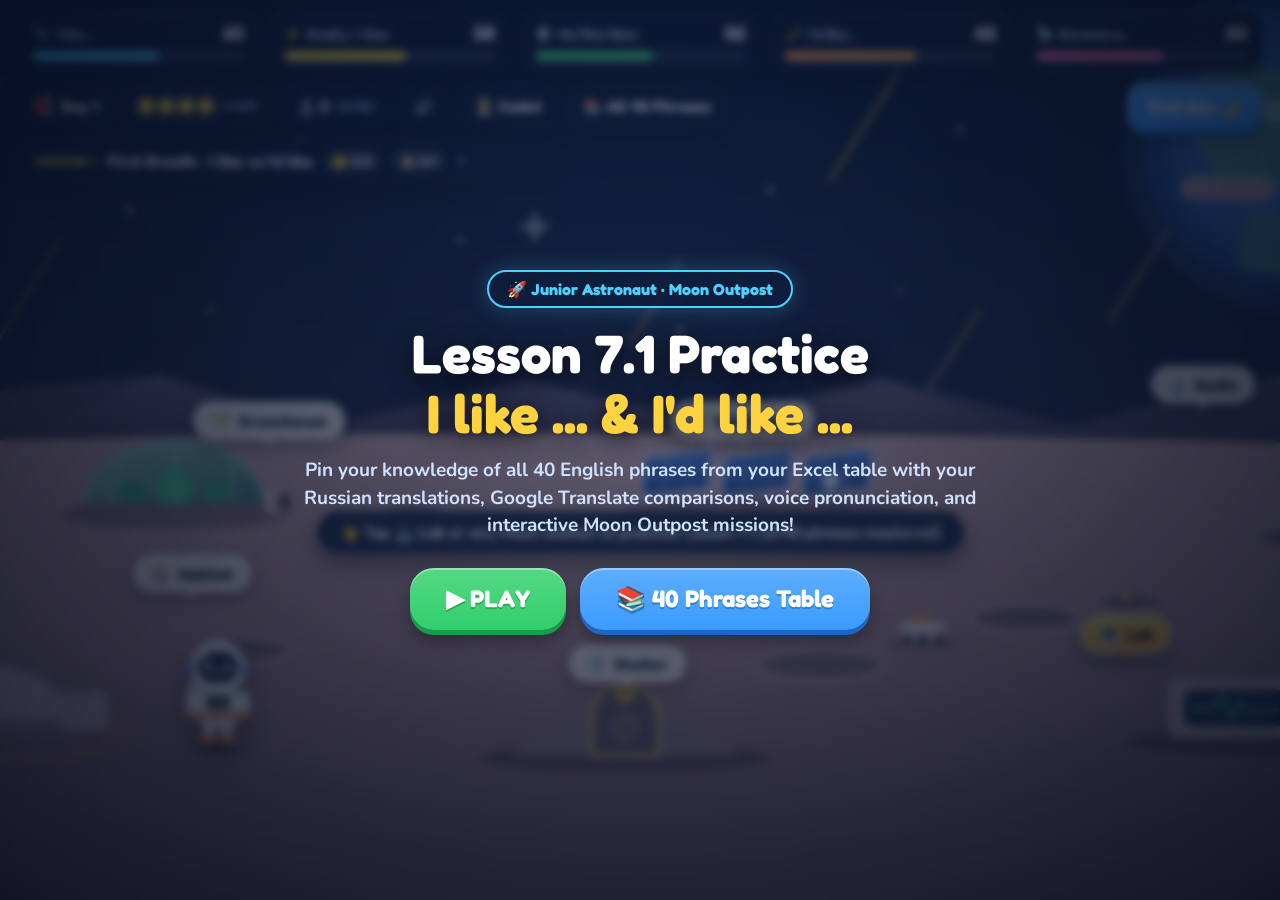
<file: projects/lesson7.1/index.html>
<!DOCTYPE html>
<html lang="en">
<head>
  <meta charset="UTF-8" />
  <meta name="viewport" content="width=device-width, initial-scale=1.0" />
  <title>Lesson 7.1 (I like ... / I'd like ...)</title>
  <link rel="stylesheet" href="styles.css" />
</head>
<body>
  <div class="app">
    <!-- ==================== PARALLAX MOON OUTPOST SVG SCENE ==================== -->
    <svg class="scene-svg" viewBox="0 0 1600 900" preserveAspectRatio="xMidYMid slice" xmlns="http://www.w3.org/2000/svg">
      <defs>
        <linearGradient id="skyGrad" x1="0" y1="0" x2="0" y2="1">
          <stop offset="0%" stop-color="#071229" />
          <stop offset="45%" stop-color="#1d2238" />
          <stop offset="72%" stop-color="#4e3546" />
          <stop offset="100%" stop-color="#6b4552" />
        </linearGradient>
        <linearGradient id="moonGround" x1="0" y1="0" x2="0" y2="1">
          <stop offset="0%" stop-color="#d4aba7" />
          <stop offset="45%" stop-color="#b78c8b" />
          <stop offset="100%" stop-color="#76565c" />
        </linearGradient>
        <linearGradient id="mountainFar" x1="0" y1="0" x2="0" y2="1">
          <stop offset="0%" stop-color="#5d4d61" />
          <stop offset="100%" stop-color="#3a2f42" />
        </linearGradient>
        <linearGradient id="mountainMid" x1="0" y1="0" x2="0" y2="1">
          <stop offset="0%" stop-color="#745f72" />
          <stop offset="100%" stop-color="#4b3b4e" />
        </linearGradient>
        <linearGradient id="glassDome" x1="0" y1="0" x2="1" y2="1">
          <stop offset="0%" stop-color="#7ef2c8" stop-opacity="0.65" />
          <stop offset="100%" stop-color="#246b5c" stop-opacity="0.82" />
        </linearGradient>
        <linearGradient id="solarPanel" x1="0" y1="0" x2="0" y2="1">
          <stop offset="0%" stop-color="#5283d8" />
          <stop offset="100%" stop-color="#2c4d8f" />
        </linearGradient>
        <radialGradient id="earthGlow" cx="50%" cy="50%" r="50%">
          <stop offset="0%" stop-color="#4ea8de" />
          <stop offset="75%" stop-color="#2c5e9e" />
          <stop offset="100%" stop-color="#1d3561" />
        </radialGradient>
      </defs>

      <!-- Sky Backdrop -->
      <rect width="1600" height="900" fill="url(#skyGrad)" />

      <!-- Twinkling Stars -->
      <g fill="#ffffff">
        <circle class="star-twinkle" cx="140" cy="120" r="2" />
        <circle class="star-twinkle d2" cx="290" cy="210" r="2.5" />
        <circle class="star-twinkle d3" cx="460" cy="140" r="1.8" />
        <circle class="star-twinkle" cx="620" cy="240" r="2.2" />
        <circle class="star-twinkle d2" cx="760" cy="110" r="2" />
        <circle class="star-twinkle d3" cx="930" cy="190" r="2.4" />
        <circle class="star-twinkle" cx="1120" cy="130" r="2" />
        <circle class="star-twinkle d2" cx="1060" cy="290" r="1.8" />
        <circle class="star-twinkle d3" cx="370" cy="310" r="2" />
        <circle class="star-twinkle" cx="840" cy="330" r="2.2" />
        <!-- 4-point sparkle star -->
        <path class="star-twinkle d2" d="M695 210 L700 222 L712 227 L700 232 L695 244 L690 232 L678 227 L690 222 Z" fill="#ffffff" opacity="0.45" />
      </g>

      <!-- Shooting Stars / Solar Streaks -->
      <g stroke-linecap="round" opacity="0.55">
        <line x1="160" y1="80" x2="70" y2="230" stroke="#ff9f43" stroke-width="3" />
        <line x1="220" y1="240" x2="140" y2="370" stroke="#ff9f43" stroke-width="2.5" />
        <line x1="840" y1="260" x2="790" y2="345" stroke="#ff9f43" stroke-width="2.5" />
        <line x1="1060" y1="70" x2="990" y2="180" stroke="#ffd23f" stroke-width="3.5" />
        <line x1="1140" y1="310" x2="1085" y2="395" stroke="#ffd23f" stroke-width="3" />
        <line x1="1380" y1="150" x2="1270" y2="320" stroke="#ff9f43" stroke-width="3.5" />
      </g>

      <!-- Glowing Earth in Upper-Right Sky -->
      <g transform="translate(1450, 145)">
        <circle cx="0" cy="0" r="168" fill="#63b3ed" opacity="0.14" />
        <circle cx="0" cy="0" r="150" fill="url(#earthGlow)" />
        <!-- Continents -->
        <path d="M-90 -70 Q-40 -95 10 -60 Q45 -30 20 20 Q-15 55 -70 30 Q-115 -10 -90 -70 Z" fill="#529471" opacity="0.78" />
        <path d="M40 -100 Q95 -80 120 -20 Q110 45 55 60 Q25 30 40 -100 Z" fill="#529471" opacity="0.78" />
        <path d="M-40 65 Q20 75 65 115 Q10 145 -55 120 Z" fill="#529471" opacity="0.65" />
        <!-- Soft Clouds -->
        <rect x="-110" y="30" width="95" height="26" rx="13" fill="#f6ad9e" opacity="0.68" />
        <rect x="20" y="55" width="110" height="30" rx="15" fill="#f6ad9e" opacity="0.65" />
        <rect x="-50" y="-45" width="85" height="22" rx="11" fill="#ffffff" opacity="0.35" />
      </g>

      <!-- Far Lunar Mountain Range -->
      <polygon points="0,440 160,390 320,375 490,425 690,380 860,420 1040,378 1230,425 1440,375 1600,415 1600,500 0,500" fill="url(#mountainFar)" />
      <!-- Mid Lunar Mountain Ridges -->
      <polygon points="160,445 320,375 470,445" fill="url(#mountainMid)" opacity="0.85" />
      <polygon points="880,445 1040,378 1210,445" fill="url(#mountainMid)" opacity="0.85" />

      <!-- Lunar Surface Horizon -->
      <path d="M0 445 Q800 420 1600 448 L1600 900 L0 900 Z" fill="url(#moonGround)" />

      <!-- Lunar Craters -->
      <g>
        <ellipse cx="575" cy="512" rx="30" ry="8" fill="#8b696c" stroke="#e2bdbc" stroke-width="2" />
        <ellipse cx="400" cy="650" rx="50" ry="12" fill="#8b696c" stroke="#e2bdbc" stroke-width="2.5" />
        <ellipse cx="775" cy="605" rx="34" ry="8" fill="#8b696c" stroke="#e2bdbc" stroke-width="2" />
        <ellipse cx="980" cy="665" rx="64" ry="15" fill="#8b696c" stroke="#e2bdbc" stroke-width="3" />
        <ellipse cx="1185" cy="618" rx="52" ry="13" fill="#8b696c" stroke="#e2bdbc" stroke-width="2.5" />
        <ellipse cx="1290" cy="602" rx="34" ry="8" fill="#8b696c" stroke="#e2bdbc" stroke-width="2" />
      </g>

      <!-- ==================== 1. GREENHOUSE (X: 335, Y: 500) ==================== -->
      <g transform="translate(240, 445)">
        <ellipse cx="95" cy="70" rx="115" ry="14" fill="#6d4f55" opacity="0.55" />
        <!-- Glass Dome -->
        <path d="M5 65 A90 68 0 0 1 185 65 Z" fill="url(#glassDome)" stroke="#88d8c0" stroke-width="3" />
        <!-- Plants inside -->
        <circle cx="52" cy="50" r="14" fill="#3bb273" />
        <circle cx="95" cy="44" r="18" fill="#4cd987" />
        <circle cx="138" cy="50" r="14" fill="#3bb273" />
        <!-- Ribs -->
        <path d="M40 16 Q35 42 35 65" fill="none" stroke="#a6ebd7" stroke-width="2" opacity="0.7" />
        <path d="M95 -3 L95 65" fill="none" stroke="#a6ebd7" stroke-width="2" opacity="0.7" />
        <path d="M150 16 Q155 42 155 65" fill="none" stroke="#a6ebd7" stroke-width="2" opacity="0.7" />
        <!-- Base Rim & Airlock -->
        <rect x="0" y="58" width="190" height="12" rx="5" fill="#8f7578" />
        <rect x="184" y="45" width="24" height="24" rx="8" fill="#d8c3c1" />
        <ellipse cx="204" cy="57" rx="7" ry="9" fill="#5e494e" />
      </g>

      <!-- ==================== 2. SOLAR FARM (X: 910, Y: 500) ==================== -->
      <g transform="translate(800, 445)">
        <ellipse cx="125" cy="66" rx="145" ry="14" fill="#6d4f55" opacity="0.55" />
        <!-- 3 Solar Panels -->
        <g transform="translate(5, 0)">
          <rect x="28" y="42" width="8" height="22" fill="#8e7980" />
          <ellipse cx="32" cy="64" rx="16" ry="5" fill="#7c656c" />
          <polygon points="0,12 68,4 64,44 -4,52" fill="url(#solarPanel)" stroke="#dce8ff" stroke-width="2.5" />
          <line x1="22" y1="9" x2="18" y2="49" stroke="#9ec2ff" stroke-width="1.5" opacity="0.6" />
          <line x1="45" y1="6" x2="41" y2="46" stroke="#9ec2ff" stroke-width="1.5" opacity="0.6" />
          <line x1="-2" y1="32" x2="66" y2="24" stroke="#9ec2ff" stroke-width="1.5" opacity="0.6" />
        </g>
        <g transform="translate(85, 0)">
          <rect x="28" y="42" width="8" height="22" fill="#8e7980" />
          <ellipse cx="32" cy="64" rx="16" ry="5" fill="#7c656c" />
          <polygon points="0,12 68,4 64,44 -4,52" fill="url(#solarPanel)" stroke="#dce8ff" stroke-width="2.5" />
          <line x1="22" y1="9" x2="18" y2="49" stroke="#9ec2ff" stroke-width="1.5" opacity="0.6" />
          <line x1="45" y1="6" x2="41" y2="46" stroke="#9ec2ff" stroke-width="1.5" opacity="0.6" />
          <line x1="-2" y1="32" x2="66" y2="24" stroke="#9ec2ff" stroke-width="1.5" opacity="0.6" />
        </g>
        <g transform="translate(165, 0)">
          <rect x="28" y="42" width="8" height="22" fill="#8e7980" />
          <ellipse cx="32" cy="64" rx="16" ry="5" fill="#7c656c" />
          <polygon points="0,12 68,4 64,44 -4,52" fill="url(#solarPanel)" stroke="#dce8ff" stroke-width="2.5" />
          <line x1="22" y1="9" x2="18" y2="49" stroke="#9ec2ff" stroke-width="1.5" opacity="0.6" />
          <line x1="45" y1="6" x2="41" y2="46" stroke="#9ec2ff" stroke-width="1.5" opacity="0.6" />
          <line x1="-2" y1="32" x2="66" y2="24" stroke="#9ec2ff" stroke-width="1.5" opacity="0.6" />
          <!-- Sparkle on 3rd panel -->
          <path d="M26 24 L30 32 L38 36 L30 40 L26 48 L22 40 L14 36 L22 32 Z" fill="#ffffff" />
        </g>
        <!-- Power Cable to Shelter -->
        <path d="M117 65 L40 195" stroke="#ffaa2b" stroke-width="3.5" opacity="0.8" />
      </g>

      <!-- ==================== 3. RADIO DISH (X: 1510, Y: 480) ==================== -->
      <g transform="translate(1435, 410)">
        <ellipse cx="75" cy="128" rx="90" ry="12" fill="#6d4f55" opacity="0.55" />
        <!-- Mast -->
        <rect x="58" y="65" width="9" height="62" fill="#9a7d82" />
        <polygon points="44,127 81,127 73,115 52,115" fill="#7c6368" />
        <!-- Parabolic Dish -->
        <g transform="translate(62, 62) rotate(-28)">
          <path d="M-55 -10 Q0 38 55 -10 Z" fill="#b39296" stroke="#e4c8ca" stroke-width="3" />
          <line x1="-35" y1="-8" x2="0" y2="-38" stroke="#c87d87" stroke-width="2.5" />
          <line x1="35" y1="-8" x2="0" y2="-38" stroke="#c87d87" stroke-width="2.5" />
          <circle cx="0" cy="-40" r="5" fill="#ff5c77" />
        </g>
        <!-- Comms Box -->
        <rect x="108" y="95" width="60" height="32" rx="6" fill="#e2cbc9" />
        <rect x="116" y="103" width="22" height="12" rx="3" fill="#ff5c77" />
      </g>

      <!-- ==================== 4. HABITAT DOME (X: 155, Y: 700) ==================== -->
      <g transform="translate(40, 620)">
        <!-- Glowing Golden Target Rings -->
        <ellipse cx="115" cy="115" rx="125" ry="22" fill="none" stroke="#ffaa2b" stroke-width="2.5" opacity="0.7" />
        <ellipse cx="115" cy="115" rx="145" ry="28" fill="none" stroke="#ffaa2b" stroke-width="1.8" opacity="0.4" />
        <!-- Dome Structure -->
        <path d="M12 105 A95 75 0 0 1 198 105 Z" fill="#e5d0ce" stroke="#cdb2b0" stroke-width="3" />
        <path d="M48 45 Q40 75 40 105" fill="none" stroke="#c5a7a6" stroke-width="2.5" />
        <path d="M105 30 L105 105" fill="none" stroke="#c5a7a6" stroke-width="2.5" />
        <path d="M162 45 Q170 75 170 105" fill="none" stroke="#c5a7a6" stroke-width="2.5" />
        <!-- Warm Window -->
        <rect x="48" y="58" width="64" height="32" rx="12" fill="#f6a04d" stroke="#734b44" stroke-width="4" />
        <!-- Base & Side Airlock -->
        <rect x="4" y="98" width="202" height="14" rx="6" fill="#b79a99" />
        <rect x="180" y="72" width="48" height="38" rx="8" fill="#d9c0be" />
      </g>

      <!-- ==================== 5. RADIATION SHELTER (X: 785, Y: 745) ==================== -->
      <g transform="translate(660, 680)">
        <ellipse cx="125" cy="78" rx="145" ry="15" fill="#5e4349" opacity="0.65" />
        <!-- Regolith Mound -->
        <path d="M10 75 Q125 -20 240 75 Z" fill="#9c7e82" />
        <!-- Vault Door -->
        <path d="M92 75 L92 38 A33 33 0 0 1 158 38 L158 75 Z" fill="#6f5a60" stroke="#e0b956" stroke-width="4" />
        <circle cx="125" cy="48" r="11" fill="#46373c" stroke="#d5be97" stroke-width="2.5" />
        <line x1="125" y1="37" x2="125" y2="59" stroke="#d5be97" stroke-width="2" />
        <line x1="114" y1="48" x2="136" y2="48" stroke="#d5be97" stroke-width="2" />
        <!-- Radiation Badge on top of door -->
        <circle cx="125" cy="12" r="10" fill="#ffd23f" />
        <circle cx="125" cy="12" r="3" fill="#231800" />
      </g>

      <!-- ==================== 6. LAB MODULE (X: 1410, Y: 720) ==================== -->
      <g transform="translate(1310, 660)">
        <ellipse cx="110" cy="82" rx="135" ry="14" fill="#5e4349" opacity="0.65" />
        <!-- Main Lab Building -->
        <rect x="18" y="18" width="160" height="60" rx="12" fill="#d9c2c0" stroke="#b89d9b" stroke-width="2" />
        <!-- Waveform Monitor Screen -->
        <rect x="34" y="30" width="102" height="36" rx="8" fill="#2a3a56" />
        <polyline points="42,48 64,48 72,36 82,58 90,42 98,50 128,50" fill="none" stroke="#53e2a1" stroke-width="3" stroke-linecap="round" stroke-linejoin="round" />
        <!-- Side Pod & Sphere Tank -->
        <rect x="164" y="32" width="34" height="46" rx="8" fill="#e6d2d0" />
        <rect x="164" y="58" width="34" height="10" fill="#ff9f43" />
        <circle cx="222" cy="58" r="22" fill="#d9b8b7" />
      </g>

      <!-- Tiny Moon Rover near Center-Right -->
      <g transform="translate(1055, 608)">
        <ellipse cx="28" cy="36" rx="34" ry="6" fill="#6d4f55" opacity="0.6" />
        <rect x="6" y="14" width="44" height="16" rx="5" fill="#f0dedc" />
        <rect x="14" y="8" width="22" height="6" rx="2" fill="#ff9f43" />
        <circle cx="12" cy="32" r="6" fill="#3a2f42" stroke="#cdb2b0" stroke-width="2" />
        <circle cx="28" cy="32" r="6" fill="#3a2f42" stroke="#cdb2b0" stroke-width="2" />
        <circle cx="44" cy="32" r="6" fill="#3a2f42" stroke="#cdb2b0" stroke-width="2" />
      </g>
    </svg>

    <!-- ==================== INTERACTIVE STATION HOTSPOTS ==================== -->
    <div id="mapLayer" class="map-layer"></div>

    <!-- ==================== ASTRONAUT MASCOT TOBISH ==================== -->
    <div id="astronautWrap" class="astronaut-wrap" style="left: 17%; top: 82%;">
      <svg viewBox="0 0 120 150" width="100%" height="100%" xmlns="http://www.w3.org/2000/svg">
        <g class="astro-body">
          <!-- Shadow -->
          <ellipse cx="60" cy="140" rx="32" ry="7" fill="rgba(0,0,0,0.35)" />
          <!-- Backpack -->
          <rect x="22" y="56" width="22" height="46" rx="8" fill="#d9c6c5" stroke="#ff9f43" stroke-width="3" />
          <!-- Legs & Orange Boots -->
          <rect x="42" y="108" width="14" height="22" rx="5" fill="#f4eaea" />
          <rect x="64" y="108" width="14" height="22" rx="5" fill="#f4eaea" />
          <rect x="38" y="124" width="20" height="11" rx="5" fill="#ff8c2b" />
          <rect x="62" y="124" width="20" height="11" rx="5" fill="#ff8c2b" />
          <!-- Suit Torso -->
          <rect x="34" y="64" width="52" height="50" rx="16" fill="#ffffff" stroke="#e2d2d1" stroke-width="2" />
          <rect x="34" y="96" width="52" height="8" fill="#ff8c2b" />
          <!-- Chest Control Box -->
          <rect x="46" y="74" width="28" height="18" rx="5" fill="#2c3548" />
          <circle cx="53" cy="83" r="3" fill="#ff5c77" />
          <circle cx="60" cy="83" r="3" fill="#ffd23f" />
          <circle cx="67" cy="83" r="3" fill="#3fe07e" />
          <!-- Arms -->
          <rect x="20" y="68" width="16" height="32" rx="8" fill="#ffffff" />
          <circle cx="28" cy="100" r="6" fill="#ff8c2b" />
          <rect x="84" y="68" width="16" height="32" rx="8" fill="#ffffff" />
          <circle cx="92" cy="100" r="6" fill="#ff8c2b" />
          <!-- Helmet -->
          <circle cx="60" cy="40" r="34" fill="#ffffff" stroke="#e2d2d1" stroke-width="3" />
          <!-- Ear Caps -->
          <circle cx="25" cy="42" r="6" fill="#7b88eb" />
          <circle cx="95" cy="42" r="6" fill="#7b88eb" />
          <!-- Dark Visor -->
          <rect x="35" y="20" width="50" height="38" rx="19" fill="#28263d" />
          <!-- Cute Face Inside Visor -->
          <circle cx="49" cy="38" r="4" fill="#ffffff" />
          <circle cx="71" cy="38" r="4" fill="#ffffff" />
          <circle cx="44" cy="44" r="3.5" fill="#ff85a2" opacity="0.7" />
          <circle cx="76" cy="44" r="3.5" fill="#ff85a2" opacity="0.7" />
          <path d="M55 44 Q60 49 65 44" fill="none" stroke="#ffffff" stroke-width="2.5" stroke-linecap="round" />
          <!-- Visor Glint -->
          <ellipse cx="45" cy="27" rx="7" ry="3.5" transform="rotate(-20 45 27)" fill="#ffffff" opacity="0.45" />
        </g>
      </svg>
    </div>

    <!-- ==================== TOP HUD BAR ==================== -->
    <header class="hud-top">
      <!-- 5 Grammar Resource Meters -->
      <div id="resGrid" class="res-grid"></div>

      <!-- Sub-HUD Row -->
      <div class="hud-sub">
        <div class="hud-sub__left">
          <div class="hud-chip" title="Current Lunar Day">
            <span>🧲</span>
            <span id="hudDay">Day 1</span>
          </div>
          <div id="hudDots" class="hud-chip action-dots" title="Actions left today"></div>
          <div id="hudScore" class="hud-chip" title="Science Score & Mastered Phrases">
            🔬 0
          </div>
          <button id="hudSoundBtn" class="hud-chip hud-chip--btn" onclick="toggleSound()">
            🔊
          </button>
          <button id="hudRankBtn" class="hud-chip hud-chip--btn" onclick="toggleRankFromHud()" title="Switch between Cadet (A/B/C) and Specialist (Word Builder)">
            🧑‍🚀 Cadet
          </button>
          <button class="hud-chip hud-chip--btn" onclick="openShelterVaultModal()" title="View all 40 phrases from the Excel sheet">
            📚 All 40 Phrases
          </button>
        </div>

        <div class="hud-sub__right">
          <button class="mbtn mbtn--blue" onclick="endDayCycle()">
            End day 🌙
          </button>
        </div>
      </div>

      <!-- Collapsible Mission Pill -->
      <div class="mission-wrap">
        <div id="missionPill" class="mission-pill" onclick="toggleMissionExpand()"></div>
      </div>
    </header>

    <!-- ==================== BOTTOM HELPER TOAST ==================== -->
    <footer class="bottom-toast-wrap">
      <div class="bottom-toast" onclick="visitStation(getCurrentMission().recommendedStation)">
        <span id="bottomToastText">👆 Tap the Habitat or Lab to continue</span>
      </div>
    </footer>

    <!-- ==================== SPLASH SCREEN OVERLAY ==================== -->
    <div id="splashOverlay" class="splash-overlay">
      <div class="splash-center">
        <div class="splash-pill">🚀 Junior Astronaut · Moon Outpost</div>
        <h1 class="splash-title">Lesson 7.1 Practice<br><span style="color:#ffd23f;">I like ... &amp; I'd like ...</span></h1>
        <p class="splash-sub">
          Pin your knowledge of all <strong>40 English phrases</strong> from your Excel table with your Russian translations, Google Translate comparisons, voice pronunciation, and interactive Moon Outpost missions!
        </p>
        <div style="display:flex;justify-content:center;gap:14px;flex-wrap:wrap;">
          <button class="mbtn mbtn--big" onclick="showRankSelector()">
            ▶ PLAY
          </button>
          <button class="mbtn mbtn--blue mbtn--big" onclick="selectRankAndStart('cadet'); openShelterVaultModal();">
            📚 40 Phrases Table
          </button>
        </div>
      </div>
    </div>

    <!-- ==================== MODAL ROOT & CONFETTI LAYER ==================== -->
    <div id="modalRoot"></div>
    <div id="confettiLayer" class="confetti-layer"></div>
  </div>

  <script src="app.js"></script>
</body>
</html>
</file>
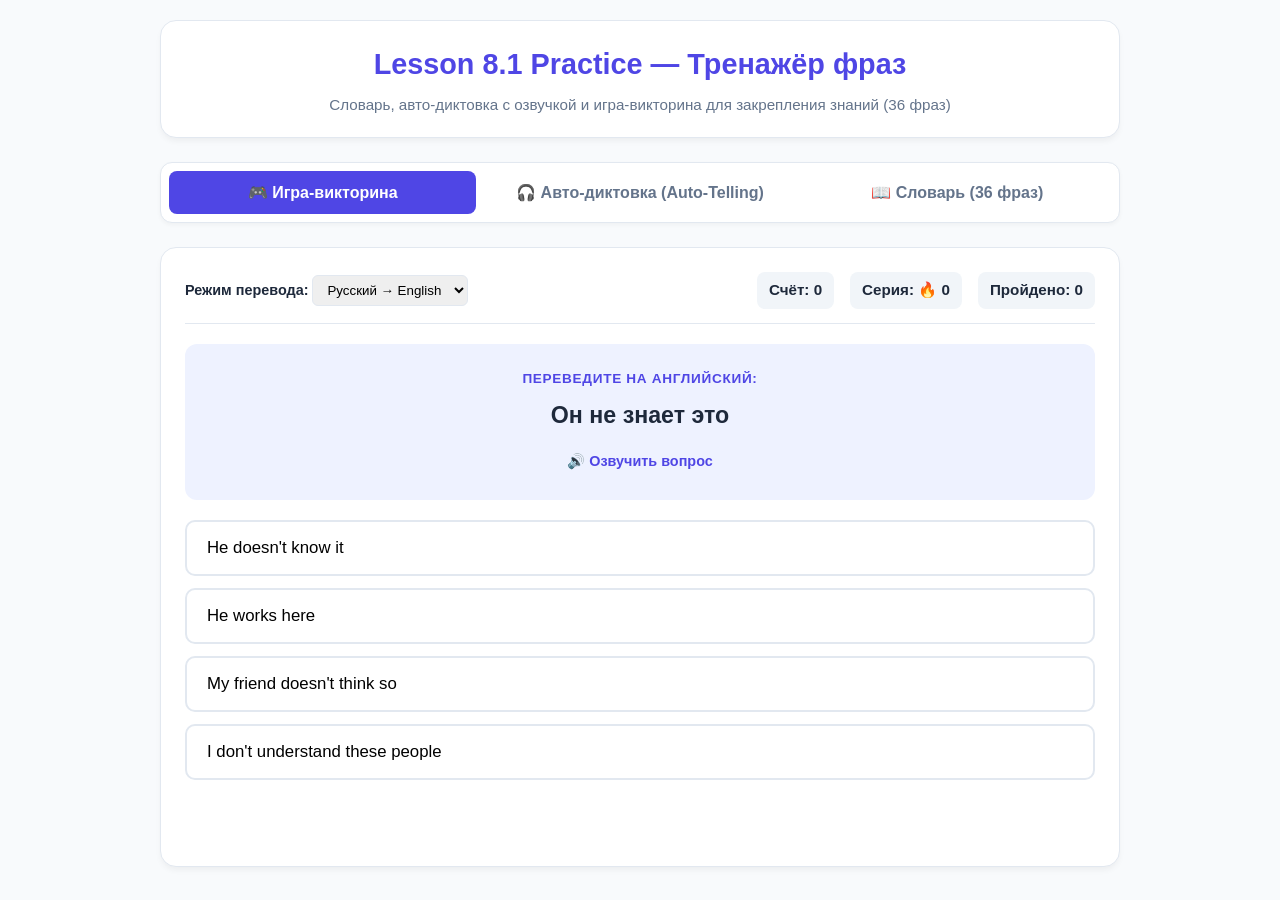
<file: projects/lesson8.1/index.html>
<!DOCTYPE html>
<html lang="ru">
<head>
    <meta charset="UTF-8">
    <meta name="viewport" content="width=device-width, initial-scale=1.0">
    <title>Lesson 8.1 Practice — English Trainer</title>
    <style>
        :root {
            --primary: #4f46e5;
            --primary-hover: #4338ca;
            --secondary: #0ea5e9;
            --success: #10b981;
            --danger: #ef4444;
            --bg: #f8fafc;
            --card: #ffffff;
            --text: #1e293b;
            --text-muted: #64748b;
            --border: #e2e8f0;
        }

        * {
            box-sizing: border-box;
            margin: 0;
            padding: 0;
            font-family: -apple-system, BlinkMacSystemFont, "Segoe UI", Roboto, Helvetica, Arial, sans-serif;
        }

        body {
            background-color: var(--bg);
            color: var(--text);
            line-height: 1.6;
            padding: 20px;
        }

        .container {
            max-width: 960px;
            margin: 0 auto;
        }

        header {
            text-align: center;
            margin-bottom: 24px;
            padding: 20px;
            background: var(--card);
            border-radius: 16px;
            box-shadow: 0 4px 6px -1px rgba(0, 0, 0, 0.05);
            border: 1px solid var(--border);
        }

        header h1 {
            font-size: 1.8rem;
            color: var(--primary);
            margin-bottom: 6px;
        }

        header p {
            color: var(--text-muted);
            font-size: 0.95rem;
        }

        /* Navigation Tabs */
        .tabs {
            display: flex;
            gap: 10px;
            margin-bottom: 24px;
            background: var(--card);
            padding: 8px;
            border-radius: 12px;
            box-shadow: 0 2px 4px rgba(0,0,0,0.04);
            border: 1px solid var(--border);
        }

        .tab-btn {
            flex: 1;
            padding: 12px 16px;
            border: none;
            background: transparent;
            border-radius: 8px;
            font-size: 1rem;
            font-weight: 600;
            color: var(--text-muted);
            cursor: pointer;
            transition: all 0.2s;
        }

        .tab-btn:hover {
            background: #f1f5f9;
            color: var(--text);
        }

        .tab-btn.active {
            background: var(--primary);
            color: white;
        }

        .section {
            display: none;
            background: var(--card);
            padding: 24px;
            border-radius: 16px;
            box-shadow: 0 4px 6px -1px rgba(0, 0, 0, 0.05);
            border: 1px solid var(--border);
        }

        .section.active {
            display: block;
            animation: fadeIn 0.25s ease;
        }

        @keyframes fadeIn {
            from { opacity: 0; transform: translateY(5px); }
            to { opacity: 1; transform: translateY(0); }
        }

        /* Dictionary Styles */
        .search-bar {
            width: 100%;
            padding: 12px 16px;
            border: 2px solid var(--border);
            border-radius: 10px;
            font-size: 1rem;
            margin-bottom: 20px;
            outline: none;
            transition: border-color 0.2s;
        }

        .search-bar:focus {
            border-color: var(--primary);
        }

        .table-wrapper {
            overflow-x: auto;
        }

        table {
            width: 100%;
            border-collapse: collapse;
            text-align: left;
        }

        th, td {
            padding: 12px 14px;
            border-bottom: 1px solid var(--border);
        }

        th {
            background: #f1f5f9;
            font-weight: 600;
            color: var(--text);
        }

        tr:hover {
            background: #f8fafc;
        }

        .speak-btn {
            background: #eef2ff;
            color: var(--primary);
            border: none;
            padding: 6px 10px;
            border-radius: 6px;
            cursor: pointer;
            font-size: 0.9rem;
            font-weight: 600;
            transition: background 0.2s;
            display: inline-flex;
            align-items: center;
            gap: 4px;
        }

        .speak-btn:hover {
            background: #e0e7ff;
        }

        /* Auto-Telling Styles */
        .auto-box {
            text-align: center;
            padding: 30px 20px;
        }

        .phrase-display {
            min-height: 180px;
            display: flex;
            flex-direction: column;
            justify-content: center;
            align-items: center;
            background: #f8fafc;
            border: 2px dashed var(--border);
            border-radius: 14px;
            padding: 24px;
            margin-bottom: 24px;
        }

        .auto-num {
            font-size: 0.9rem;
            color: var(--text-muted);
            margin-bottom: 8px;
            font-weight: 600;
        }

        .auto-en {
            font-size: 1.7rem;
            font-weight: 700;
            color: var(--primary);
            margin-bottom: 12px;
        }

        .auto-ru {
            font-size: 1.25rem;
            color: var(--text);
            margin-bottom: 6px;
        }

        .auto-gt {
            font-size: 1rem;
            color: var(--text-muted);
            font-style: italic;
        }

        .controls-grid {
            display: grid;
            grid-template-columns: repeat(auto-fit, minmax(200px, 1fr));
            gap: 16px;
            margin-bottom: 24px;
            text-align: left;
            background: #f1f5f9;
            padding: 16px;
            border-radius: 12px;
        }

        .control-group label {
            display: block;
            font-size: 0.85rem;
            font-weight: 600;
            margin-bottom: 6px;
            color: var(--text);
        }

        .control-group select, .control-group input[type="range"] {
            width: 100%;
            padding: 6px;
            border-radius: 6px;
            border: 1px solid var(--border);
        }

        .btn-group {
            display: flex;
            justify-content: center;
            gap: 12px;
            flex-wrap: wrap;
        }

        .btn {
            padding: 12px 24px;
            border: none;
            border-radius: 10px;
            font-size: 1rem;
            font-weight: 600;
            cursor: pointer;
            transition: all 0.2s;
            color: white;
        }

        .btn-primary { background: var(--primary); }
        .btn-primary:hover { background: var(--primary-hover); }
        .btn-danger { background: var(--danger); }
        .btn-danger:hover { background: #dc2626; }
        .btn-secondary { background: var(--text-muted); }
        .btn-secondary:hover { background: #475569; }

        /* Quiz Game Styles */
        .quiz-header {
            display: flex;
            justify-content: space-between;
            align-items: center;
            margin-bottom: 20px;
            padding-bottom: 14px;
            border-bottom: 1px solid var(--border);
            flex-wrap: wrap;
            gap: 10px;
        }

        .stats {
            display: flex;
            gap: 16px;
            font-weight: 600;
        }

        .stat-badge {
            background: #f1f5f9;
            padding: 6px 12px;
            border-radius: 8px;
            font-size: 0.95rem;
        }

        .quiz-question-box {
            background: #eef2ff;
            padding: 24px;
            border-radius: 12px;
            text-align: center;
            margin-bottom: 20px;
        }

        .quiz-prompt-label {
            font-size: 0.85rem;
            text-transform: uppercase;
            letter-spacing: 0.05em;
            color: var(--primary);
            font-weight: 700;
            margin-bottom: 8px;
        }

        .quiz-question-text {
            font-size: 1.45rem;
            font-weight: 700;
            color: var(--text);
            margin-bottom: 12px;
        }

        .options-grid {
            display: grid;
            grid-template-columns: 1fr;
            gap: 12px;
        }

        .option-btn {
            padding: 16px 20px;
            background: white;
            border: 2px solid var(--border);
            border-radius: 10px;
            font-size: 1.05rem;
            text-align: left;
            cursor: pointer;
            transition: all 0.15s;
            font-weight: 500;
        }

        .option-btn:hover:not(:disabled) {
            border-color: var(--primary);
            background: #f8fafc;
        }

        .option-btn.correct {
            background: #d1fae5;
            border-color: var(--success);
            color: #065f46;
            font-weight: 700;
        }

        .option-btn.wrong {
            background: #fee2e2;
            border-color: var(--danger);
            color: #991b1b;
        }

        .quiz-feedback {
            margin-top: 18px;
            text-align: center;
            font-weight: 600;
            font-size: 1.1rem;
            min-height: 28px;
        }

        @media (max-width: 600px) {
            .tabs { flex-direction: column; }
            .auto-en { font-size: 1.35rem; }
        }
    </style>
</head>
<body>

<div class="container">
    <header>
        <h1>Lesson 8.1 Practice — Тренажёр фраз</h1>
        <p>Словарь, авто-диктовка с озвучкой и игра-викторина для закрепления знаний (36 фраз)</p>
    </header>

    <div class="tabs">
        <button class="tab-btn active" onclick="switchTab('quiz')">🎮 Игра-викторина</button>
        <button class="tab-btn" onclick="switchTab('auto')">🎧 Авто-диктовка (Auto-Telling)</button>
        <button class="tab-btn" onclick="switchTab('dict')">📖 Словарь (36 фраз)</button>
    </div>

    <!-- TAB 1: QUIZ GAME -->
    <div id="quiz" class="section active">
        <div class="quiz-header">
            <div>
                <label for="quizMode" style="font-weight:600; font-size:0.9rem;">Режим перевода: </label>
                <select id="quizMode" onchange="nextQuestion()" style="padding:6px 10px; border-radius:6px; border:1px solid var(--border);">
                    <option value="ru-en">Русский → English</option>
                    <option value="en-ru">English → Русский</option>
                </select>
            </div>
            <div class="stats">
                <span class="stat-badge">Счёт: <span id="score">0</span></span>
                <span class="stat-badge">Серия: 🔥 <span id="streak">0</span></span>
                <span class="stat-badge">Пройдено: <span id="answeredCount">0</span></span>
            </div>
        </div>

        <div class="quiz-question-box">
            <div class="quiz-prompt-label" id="quizDirectionLabel">Переведите на английский:</div>
            <div class="quiz-question-text" id="quizQuestion">Загрузка...</div>
            <button class="speak-btn" id="quizSpeakBtn" onclick="speakCurrentQuiz()">🔊 Озвучить вопрос</button>
        </div>

        <div class="options-grid" id="optionsContainer"></div>

        <div class="quiz-feedback" id="quizFeedback"></div>
        <div style="text-align: center; margin-top: 16px;">
            <button class="btn btn-primary" id="nextBtn" onclick="nextQuestion()" style="display:none;">Следующий вопрос ➔</button>
        </div>
    </div>

    <!-- TAB 2: AUTO-TELLING -->
    <div id="auto" class="section">
        <div class="auto-box">
            <div class="phrase-display">
                <div class="auto-num" id="autoNum">Фраза 1 из 36</div>
                <div class="auto-en" id="autoEn">You don't try to learn English</div>
                <div class="auto-ru" id="autoRu">Ты не пытаешься изучить английский</div>
                <div class="auto-gt" id="autoGt">Google: Вы не пытаетесь выучить английский язык.</div>
            </div>

            <div class="controls-grid">
                <div class="control-group">
                    <label>Порядок воспроизведения:</label>
                    <select id="autoOrder">
                        <option value="en-ru">English → Русский</option>
                        <option value="ru-en">Русский → English</option>
                        <option value="en-only">Только English</option>
                    </select>
                </div>
                <div class="control-group">
                    <label>Режим списка:</label>
                    <select id="autoShuffle">
                        <option value="seq">По порядку (1 → 36)</option>
                        <option value="rnd">Вперемешку (Случайно)</option>
                    </select>
                </div>
                <div class="control-group">
                    <label>Пауза между языками: <span id="pauseVal">1.5</span> сек</label>
                    <input type="range" id="autoPause" min="0.5" max="5" step="0.5" value="1.5" oninput="document.getElementById('pauseVal').textContent = this.value">
                </div>
                <div class="control-group">
                    <label>Скорость речи: <span id="rateVal">0.95</span>x</label>
                    <input type="range" id="autoRate" min="0.6" max="1.3" step="0.05" value="0.95" oninput="document.getElementById('rateVal').textContent = this.value">
                </div>
            </div>

            <div class="btn-group">
                <button class="btn btn-secondary" onclick="prevAuto()">⏮ Назад</button>
                <button class="btn btn-primary" id="startAutoBtn" onclick="startAutoTell()">▶ Запустить авто-диктовку</button>
                <button class="btn btn-danger" id="stopAutoBtn" onclick="stopAutoTell()" style="display:none;">⏹ Остановить</button>
                <button class="btn btn-secondary" onclick="nextAuto()">Вперёд ⏭</button>
            </div>
        </div>
    </div>

    <!-- TAB 3: DICTIONARY -->
    <div id="dict" class="section">
        <input type="text" class="search-bar" id="searchInput" placeholder="🔍 Поиск по английской или русской фразе..." onkeyup="filterDictionary()">
        <div class="table-wrapper">
            <table>
                <thead>
                    <tr>
                        <th>№</th>
                        <th>English</th>
                        <th>Русский</th>
                        <th>Google Translate</th>
                    </tr>
                </thead>
                <tbody id="dictTableBody"></tbody>
            </table>
        </div>
    </div>
</div>

<script>
    const phrases = [
        { id: 1, en: "You don't try to learn English", ru: "Ты не пытаешься изучить английский", gt: "Вы не пытаетесь выучить английский язык." },
        { id: 2, en: "It doesn't work", ru: "Это не работает", gt: "Это не работает" },
        { id: 3, en: "I don't want to know it", ru: "Я не хочу знать это", gt: "Я не хочу этого знать." },
        { id: 4, en: "I don't agree with you", ru: "Я не согласен с тобой", gt: "Я с вами не согласен." },
        { id: 5, en: "I don't like it", ru: "Мне это не нравится", gt: "Мне это не нравится" },
        { id: 6, en: "She doesn't want to discuss it", ru: "Она не хочет обсуждать это", gt: "Она не хочет это обсуждать." },
        { id: 7, en: "He doesn't work there", ru: "Он не работает там", gt: "Он там не работает." },
        { id: 8, en: "He works here", ru: "Он работает здесь", gt: "Он здесь работает" },
        { id: 9, en: "He doesn't know it", ru: "Он не знает это", gt: "Он этого не знает." },
        { id: 10, en: "It doesn't seem strange", ru: "Это не кажется странным", gt: "В этом нет ничего странного." },
        { id: 11, en: "I don't know it", ru: "Я не знаю это", gt: "Я этого не знаю." },
        { id: 12, en: "She doesn't remember it", ru: "Она не помнит это", gt: "Она этого не помнит." },
        { id: 13, en: "He doesn't want to read these books. He wants to read those books", ru: "Он не хочет читать эти книги. Он хочет читать те книги", gt: "Он не хочет читать эти книги. Он хочет читать те книги." },
        { id: 14, en: "I don't want to say it", ru: "Я не хочу говорить это", gt: "Я не хочу этого говорить." },
        { id: 15, en: "He doesn't have this information", ru: "У него нет информации", gt: "У него нет этой информации." },
        { id: 16, en: "I don't want to play computer games", ru: "Я не хочу играть в компьютерные игры", gt: "Я не хочу играть в компьютерные игры." },
        { id: 17, en: "I don't know this person", ru: "Я не знаю этого человека", gt: "Я не знаю этого человека." },
        { id: 18, en: "I don't want to do it right now", ru: "Я не хочу сделать это прямо сейчас", gt: "Я не хочу делать это прямо сейчас." },
        { id: 19, en: "He doesn't want to try to find a good job", ru: "Он не хочет стараться найти хорошую работу", gt: "Он не хочет пытаться найти хорошую работу." },
        { id: 20, en: "He doesn't try to find a good job", ru: "Он не старается найти хорошую работу", gt: "Он не пытается найти хорошую работу." },
        { id: 21, en: "I don't want to live in this country", ru: "Я не хочу жить в этой стране", gt: "Я не хочу жить в этой стране." },
        { id: 22, en: "My friend doesn't think so", ru: "Мой друг не думает так", gt: "Мой друг так не считает." },
        { id: 23, en: "I don't want to tell you about this problem", ru: "Я не хочу говорить тебе эту информацию", gt: "Я не хочу рассказывать вам об этой проблеме." },
        { id: 24, en: "I don't want to study there", ru: "Я не хочу учиться там", gt: "Я не хочу там учиться." },
        { id: 25, en: "We don't want to live in another place", ru: "Мы не хотим жить в другом месте", gt: "Мы не хотим жить в другом месте." },
        { id: 26, en: "It doesn't seem useful", ru: "Это не кажется полезным", gt: "Кажется, это бесполезно." },
        { id: 27, en: "They don't help me", ru: "Они не помогают мне", gt: "Они мне не помогают" },
        { id: 28, en: "I don't want to tell you this thing", ru: "Я не хочу говорить тебе эту вещь", gt: "Я не хочу тебе этого рассказывать." },
        { id: 29, en: "I don't want to think about it", ru: "Я не хочу думать об этом", gt: "Я не хочу об этом думать." },
        { id: 30, en: "I don't understand these people", ru: "Я не понимаю этих людей", gt: "Я не понимаю этих людей." },
        { id: 31, en: "We don't understand it", ru: "Мы не понимаем это", gt: "Мы этого не понимаем" },
        { id: 32, en: "I don't want to discuss it", ru: "Я не хочу обсуждать это", gt: "Я не хочу это обсуждать." },
        { id: 33, en: "He doesn't have a car", ru: "У него нет машины", gt: "У него нет машины." },
        { id: 34, en: "I don't want to drink", ru: "Я не хочу пить", gt: "Я не хочу пить" },
        { id: 35, en: "I don't want to live in that city", ru: "Я не хочу жить в том городе", gt: "Я не хочу жить в этом городе." },
        { id: 36, en: "It doesn't help me", ru: "Это не помогает мне", gt: "Это мне не помогает." }
    ];

    // --- SPEECH SYNTHESIS ---
    function speakText(text, lang, rate = 0.95, callback = null) {
        window.speechSynthesis.cancel();
        const utterance = new SpeechSynthesisUtterance(text);
        utterance.lang = lang;
        utterance.rate = rate;
        if (callback) {
            utterance.onend = callback;
            utterance.onerror = callback;
        }
        window.speechSynthesis.speak(utterance);
    }

    // --- TABS NAVIGATION ---
    function switchTab(tabId) {
        stopAutoTell();
        document.querySelectorAll('.tab-btn').forEach(b => b.classList.remove('active'));
        document.querySelectorAll('.section').forEach(s => s.classList.remove('active'));
        event.target.classList.add('active');
        document.getElementById(tabId).classList.add('active');
    }

    // --- DICTIONARY LOGIC ---
    function renderDictionary(list) {
        const tbody = document.getElementById('dictTableBody');
        tbody.innerHTML = '';
        list.forEach(item => {
            const tr = document.createElement('tr');
            tr.innerHTML = `
                <td><strong>${item.id}</strong></td>
                <td>
                    <div style="margin-bottom:4px; font-weight:600;">${item.en}</div>
                    <button class="speak-btn" onclick="speakText('${item.en.replace(/'/g, "\\'")}', 'en-US')">🔊 EN</button>
                </td>
                <td>
                    <div style="margin-bottom:4px;">${item.ru}</div>
                    <button class="speak-btn" onclick="speakText('${item.ru.replace(/'/g, "\\'")}', 'ru-RU')">🔊 RU</button>
                </td>
                <td style="color: var(--text-muted); font-size:0.9rem;">${item.gt}</td>
            `;
            tbody.appendChild(tr);
        });
    }

    function filterDictionary() {
        const q = document.getElementById('searchInput').value.toLowerCase();
        const filtered = phrases.filter(p =>
            p.en.toLowerCase().includes(q) ||
            p.ru.toLowerCase().includes(q) ||
            p.gt.toLowerCase().includes(q) ||
            String(p.id) === q
        );
        renderDictionary(filtered);
    }

    // --- AUTO-TELLING LOGIC ---
    let autoIndex = 0;
    let isAutoRunning = false;
    let autoTimer = null;

    function updateAutoDisplay() {
        const p = phrases[autoIndex];
        document.getElementById('autoNum').textContent = `Фраза ${p.id} из ${phrases.length}`;
        document.getElementById('autoEn').textContent = p.en;
        document.getElementById('autoRu').textContent = p.ru;
        document.getElementById('autoGt').textContent = `Google: ${p.gt}`;
    }

    function nextAuto() {
        const shuffle = document.getElementById('autoShuffle').value === 'rnd';
        if (shuffle) {
            autoIndex = Math.floor(Math.random() * phrases.length);
        } else {
            autoIndex = (autoIndex + 1) % phrases.length;
        }
        updateAutoDisplay();
        if (isAutoRunning) playAutoStep();
    }

    function prevAuto() {
        autoIndex = (autoIndex - 1 + phrases.length) % phrases.length;
        updateAutoDisplay();
        if (isAutoRunning) playAutoStep();
    }

    function startAutoTell() {
        isAutoRunning = true;
        document.getElementById('startAutoBtn').style.display = 'none';
        document.getElementById('stopAutoBtn').style.display = 'inline-block';
        playAutoStep();
    }

    function stopAutoTell() {
        isAutoRunning = false;
        clearTimeout(autoTimer);
        window.speechSynthesis.cancel();
        document.getElementById('startAutoBtn').style.display = 'inline-block';
        document.getElementById('stopAutoBtn').style.display = 'none';
    }

    function playAutoStep() {
        if (!isAutoRunning) return;
        clearTimeout(autoTimer);
        const p = phrases[autoIndex];
        const order = document.getElementById('autoOrder').value;
        const pauseMs = parseFloat(document.getElementById('autoPause').value) * 1000;
        const rate = parseFloat(document.getElementById('autoRate').value);

        if (order === 'en-only') {
            speakText(p.en, 'en-US', rate, () => {
                if (!isAutoRunning) return;
                autoTimer = setTimeout(nextAuto, pauseMs);
            });
        } else if (order === 'en-ru') {
            speakText(p.en, 'en-US', rate, () => {
                if (!isAutoRunning) return;
                autoTimer = setTimeout(() => {
                    if (!isAutoRunning) return;
                    speakText(p.ru, 'ru-RU', rate, () => {
                        if (!isAutoRunning) return;
                        autoTimer = setTimeout(nextAuto, pauseMs);
                    });
                }, pauseMs);
            });
        } else if (order === 'ru-en') {
            speakText(p.ru, 'ru-RU', rate, () => {
                if (!isAutoRunning) return;
                autoTimer = setTimeout(() => {
                    if (!isAutoRunning) return;
                    speakText(p.en, 'en-US', rate, () => {
                        if (!isAutoRunning) return;
                        autoTimer = setTimeout(nextAuto, pauseMs);
                    });
                }, pauseMs);
            });
        }
    }

    // --- QUIZ GAME LOGIC ---
    let currentQuizPhrase = null;
    let score = 0;
    let streak = 0;
    let answeredCount = 0;
    let quizAnswered = false;

    function nextQuestion() {
        quizAnswered = false;
        document.getElementById('quizFeedback').textContent = '';
        document.getElementById('nextBtn').style.display = 'none';

        const mode = document.getElementById('quizMode').value;
        currentQuizPhrase = phrases[Math.floor(Math.random() * phrases.length)];

        // Pick 3 unique wrong options
        const distractors = [];
        while (distractors.length < 3) {
            const candidate = phrases[Math.floor(Math.random() * phrases.length)];
            if (candidate.id !== currentQuizPhrase.id && !distractors.some(d => d.id === candidate.id)) {
                distractors.push(candidate);
            }
        }

        const options = [currentQuizPhrase, ...distractors].sort(() => Math.random() - 0.5);

        if (mode === 'ru-en') {
            document.getElementById('quizDirectionLabel').textContent = 'Переведите на английский:';
            document.getElementById('quizQuestion').textContent = currentQuizPhrase.ru;
        } else {
            document.getElementById('quizDirectionLabel').textContent = 'Переведите на русский:';
            document.getElementById('quizQuestion').textContent = currentQuizPhrase.en;
            speakText(currentQuizPhrase.en, 'en-US');
        }

        const container = document.getElementById('optionsContainer');
        container.innerHTML = '';

        options.forEach(opt => {
            const btn = document.createElement('button');
            btn.className = 'option-btn';
            btn.textContent = mode === 'ru-en' ? opt.en : opt.ru;
            btn.onclick = () => checkAnswer(btn, opt.id === currentQuizPhrase.id);
            container.appendChild(btn);
        });
    }

    function speakCurrentQuiz() {
        if (!currentQuizPhrase) return;
        const mode = document.getElementById('quizMode').value;
        if (mode === 'ru-en') {
            speakText(currentQuizPhrase.ru, 'ru-RU');
        } else {
            speakText(currentQuizPhrase.en, 'en-US');
        }
    }

    function checkAnswer(selectedBtn, isCorrect) {
        if (quizAnswered) return;
        quizAnswered = true;
        answeredCount++;
        document.getElementById('answeredCount').textContent = answeredCount;

        const mode = document.getElementById('quizMode').value;
        const buttons = document.querySelectorAll('.option-btn');
        buttons.forEach(b => b.disabled = true);

        const feedback = document.getElementById('quizFeedback');

        if (isCorrect) {
            selectedBtn.classList.add('correct');
            score += 10;
            streak++;
            feedback.style.color = 'var(--success)';
            feedback.textContent = `✅ Верно! (${currentQuizPhrase.en} — ${currentQuizPhrase.ru})`;
        } else {
            selectedBtn.classList.add('wrong');
            streak = 0;
            feedback.style.color = 'var(--danger)';
            feedback.textContent = `❌ Ошибка. Правильно: ${mode === 'ru-en' ? currentQuizPhrase.en : currentQuizPhrase.ru}`;
            buttons.forEach(b => {
                const correctText = mode === 'ru-en' ? currentQuizPhrase.en : currentQuizPhrase.ru;
                if (b.textContent === correctText) {
                    b.classList.add('correct');
                }
            });
        }

        // Always pronounce the English phrase after answering to pin knowledge
        speakText(currentQuizPhrase.en, 'en-US');

        document.getElementById('score').textContent = score;
        document.getElementById('streak').textContent = streak;
        document.getElementById('nextBtn').style.display = 'inline-block';
    }

    // Initialize
    renderDictionary(phrases);
    updateAutoDisplay();
    nextQuestion();
</script>

</body>
</html>
</file>
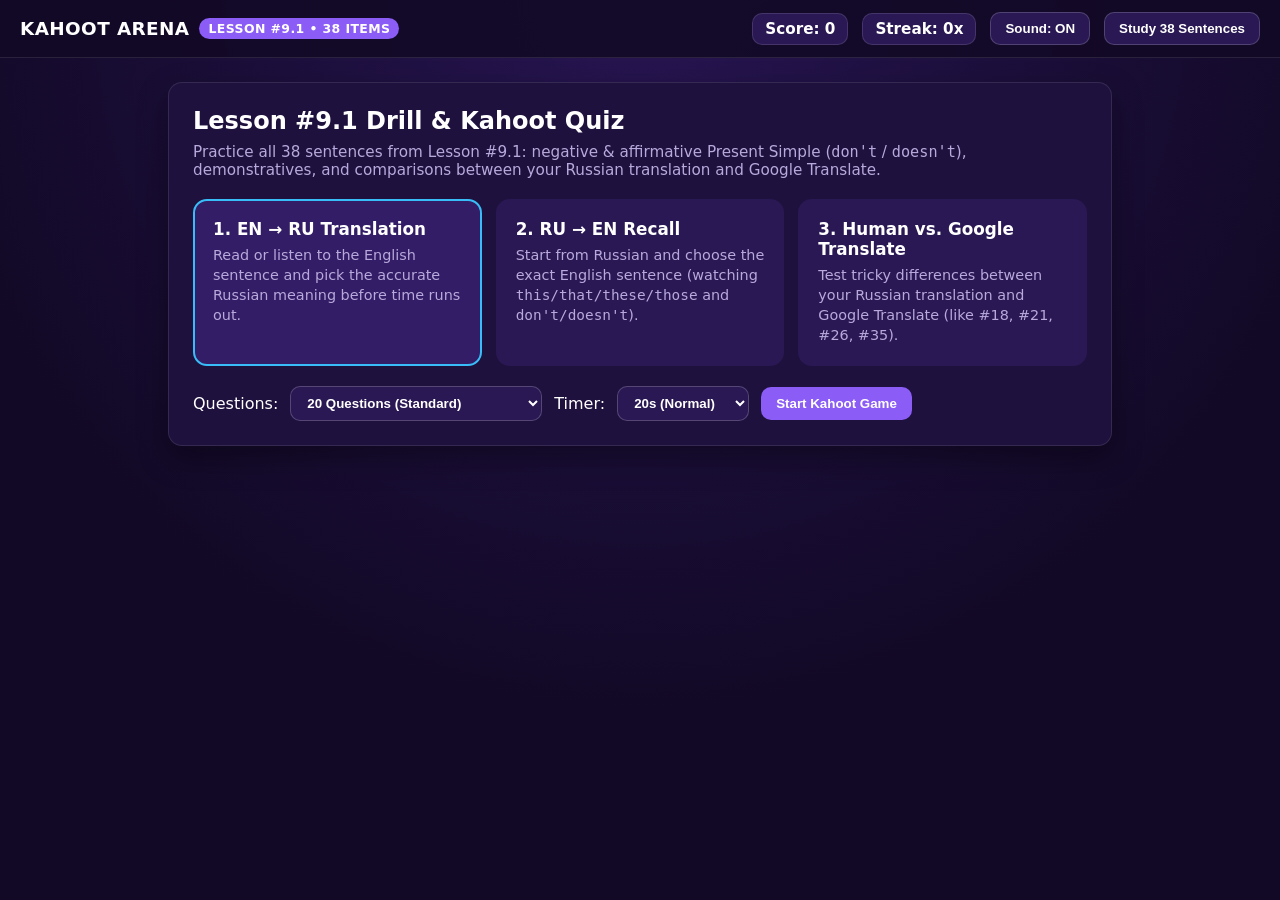
<file: projects/lesson9.1/index.html>
<!DOCTYPE html>
<html lang="en">
<head>
  <meta charset="UTF-8" />
  <meta name="viewport" content="width=device-width, initial-scale=1.0" />
  <title>Lesson #9.1 — Kahoot Quiz Arena</title>
  <style>
    :root {
      --bg: #120926;
      --surface: #1e113d;
      --surface-2: #2a1854;
      --text: #ffffff;
      --muted: #b8a9dc;
      --red: #e21b3c;
      --red-dark: #a6112a;
      --blue: #1368ce;
      --blue-dark: #0d4891;
      --yellow: #ffa602;
      --yellow-dark: #b87700;
      --green: #26890c;
      --green-dark: #195d07;
      --accent: #8b5cf6;
      --radius: 14px;
    }

    * { box-sizing: border-box; margin: 0; padding: 0; }

    body {
      font-family: system-ui, -apple-system, Segoe UI, Roboto, sans-serif;
      background: radial-gradient(circle at top, #271552, var(--bg) 65%);
      color: var(--text);
      min-height: 100vh;
      display: flex;
      flex-direction: column;
    }

    header {
      background: rgba(18, 9, 38, 0.9);
      border-bottom: 1px solid rgba(255, 255, 255, 0.1);
      padding: 12px 20px;
      display: flex;
      flex-wrap: wrap;
      align-items: center;
      justify-content: space-between;
      gap: 12px;
      position: sticky;
      top: 0;
      z-index: 10;
    }

    .brand {
      display: flex;
      align-items: center;
      gap: 10px;
      font-weight: 800;
      font-size: 1.15rem;
      letter-spacing: 0.4px;
    }

    .badge {
      background: var(--accent);
      padding: 3px 9px;
      border-radius: 999px;
      font-size: 0.78rem;
      font-weight: 700;
    }

    .hud {
      display: flex;
      align-items: center;
      gap: 14px;
      font-weight: 700;
      font-size: 0.95rem;
    }

    .hud-pill {
      background: var(--surface-2);
      padding: 6px 12px;
      border-radius: 10px;
      border: 1px solid rgba(255, 255, 255, 0.12);
    }

    .btn {
      background: var(--surface-2);
      color: var(--text);
      border: 1px solid rgba(255, 255, 255, 0.18);
      padding: 8px 14px;
      border-radius: 10px;
      font-weight: 700;
      cursor: pointer;
      transition: transform 0.1s ease, background 0.15s ease;
    }

    .btn:hover { background: #37206e; }
    .btn:active { transform: scale(0.97); }
    .btn-primary { background: var(--accent); border-color: transparent; }
    .btn-primary:hover { background: #7c3aed; }

    main {
      flex: 1;
      max-width: 980px;
      width: 100%;
      margin: 0 auto;
      padding: 24px 18px 48px;
    }

    .card {
      background: var(--surface);
      border: 1px solid rgba(255, 255, 255, 0.1);
      border-radius: var(--radius);
      padding: 24px;
      box-shadow: 0 12px 30px rgba(0, 0, 0, 0.35);
    }

    .lobby-grid {
      display: grid;
      grid-template-columns: repeat(auto-fit, minmax(250px, 1fr));
      gap: 14px;
      margin: 20px 0;
    }

    .mode-card {
      background: var(--surface-2);
      border: 2px solid transparent;
      border-radius: var(--radius);
      padding: 18px;
      cursor: pointer;
      transition: all 0.15s ease;
    }

    .mode-card:hover { transform: translateY(-2px); border-color: rgba(255,255,255,0.25); }
    .mode-card.active { border-color: #38bdf8; background: #331d66; }
    .mode-card h3 { margin-bottom: 6px; font-size: 1.05rem; }
    .mode-card p { color: var(--muted); font-size: 0.9rem; line-height: 1.4; }

    .controls-row {
      display: flex;
      flex-wrap: wrap;
      gap: 12px;
      align-items: center;
      margin-top: 12px;
    }

    select {
      background: var(--surface-2);
      color: var(--text);
      border: 1px solid rgba(255, 255, 255, 0.2);
      padding: 8px 12px;
      border-radius: 10px;
      font-weight: 600;
    }

    .timer-bar-wrap {
      height: 10px;
      background: rgba(255, 255, 255, 0.12);
      border-radius: 999px;
      overflow: hidden;
      margin-bottom: 18px;
    }

    .timer-bar {
      height: 100%;
      width: 100%;
      background: linear-gradient(90deg, #22c55e, #eab308, #ef4444);
      transition: width 0.2s linear;
    }

    .q-meta {
      display: flex;
      justify-content: space-between;
      align-items: center;
      color: var(--muted);
      font-size: 0.9rem;
      margin-bottom: 10px;
    }

    .q-prompt {
      font-size: 1.55rem;
      font-weight: 800;
      line-height: 1.3;
      margin-bottom: 14px;
    }

    .q-sub {
      color: var(--muted);
      font-size: 0.95rem;
      margin-bottom: 18px;
    }

    .options-grid {
      display: grid;
      grid-template-columns: repeat(2, 1fr);
      gap: 14px;
    }

    @media (max-width: 640px) {
      .options-grid { grid-template-columns: 1fr; }
      .q-prompt { font-size: 1.25rem; }
    }

    .opt-btn {
      border: none;
      border-radius: var(--radius);
      padding: 18px;
      color: #fff;
      font-size: 1rem;
      font-weight: 700;
      text-align: left;
      cursor: pointer;
      display: flex;
      align-items: center;
      gap: 12px;
      min-height: 82px;
      transition: transform 0.1s ease, filter 0.15s ease, opacity 0.2s ease;
    }

    .opt-btn:hover:not(:disabled) { transform: translateY(-2px); filter: brightness(1.08); }
    .opt-btn:disabled { cursor: default; }

    .opt-0 { background: var(--red); box-shadow: 0 5px 0 var(--red-dark); }
    .opt-1 { background: var(--blue); box-shadow: 0 5px 0 var(--blue-dark); }
    .opt-2 { background: var(--yellow); color: #141007; box-shadow: 0 5px 0 var(--yellow-dark); }
    .opt-3 { background: var(--green); box-shadow: 0 5px 0 var(--green-dark); }

    .shape {
      width: 28px;
      height: 28px;
      flex-shrink: 0;
      display: grid;
      place-items: center;
      font-size: 1.1rem;
      background: rgba(0, 0, 0, 0.2);
      border-radius: 6px;
    }

    .opt-btn.dimmed { opacity: 0.35; }
    .opt-btn.correct-highlight { outline: 4px solid #ffffff; filter: brightness(1.12); opacity: 1; }

    .feedback-box {
      margin-top: 18px;
      padding: 16px;
      border-radius: 12px;
      background: var(--surface-2);
      border-left: 5px solid #38bdf8;
      line-height: 1.5;
    }

    .feedback-box.ok { border-left-color: #22c55e; }
    .feedback-box.bad { border-left-color: #ef4444; }

    .diff-table {
      width: 100%;
      border-collapse: collapse;
      margin-top: 14px;
      font-size: 0.9rem;
    }

    .diff-table th, .diff-table td {
      border-bottom: 1px solid rgba(255, 255, 255, 0.1);
      padding: 10px 8px;
      text-align: left;
      vertical-align: top;
    }

    .diff-table th { color: var(--muted); font-size: 0.82rem; text-transform: uppercase; }
    .hidden { display: none; }
  </style>
</head>
<body>
  <header>
    <div class="brand">
      <span>KAHOOT ARENA</span>
      <span class="badge">LESSON #9.1 • 38 ITEMS</span>
    </div>
    <div class="hud">
      <div class="hud-pill">Score: <span id="scoreVal">0</span></div>
      <div class="hud-pill">Streak: <span id="streakVal">0</span>x</div>
      <button class="btn" id="soundToggleBtn" type="button">Sound: ON</button>
      <button class="btn" id="studyBtn" type="button">Study 38 Sentences</button>
    </div>
  </header>

  <main>
    <!-- LOBBY -->
    <section id="lobbyView" class="card">
      <h1>Lesson #9.1 Drill & Kahoot Quiz</h1>
      <p class="q-sub" style="margin-top:8px;">
        Practice all 38 sentences from Lesson #9.1: negative & affirmative Present Simple (<code>don't</code> / <code>doesn't</code>), demonstratives, and comparisons between your Russian translation and Google Translate.
      </p>

      <div class="lobby-grid">
        <div class="mode-card active" data-mode="en2ru">
          <h3>1. EN → RU Translation</h3>
          <p>Read or listen to the English sentence and pick the accurate Russian meaning before time runs out.</p>
        </div>
        <div class="mode-card" data-mode="ru2en">
          <h3>2. RU → EN Recall</h3>
          <p>Start from Russian and choose the exact English sentence (watching <code>this/that/these/those</code> and <code>don't/doesn't</code>).</p>
        </div>
        <div class="mode-card" data-mode="gt_compare">
          <h3>3. Human vs. Google Translate</h3>
          <p>Test tricky differences between your Russian translation and Google Translate (like #18, #21, #26, #35).</p>
        </div>
      </div>

      <div class="controls-row">
        <label for="qCountSelect">Questions:</label>
        <select id="qCountSelect">
          <option value="10">10 Questions (Quick)</option>
          <option value="20" selected>20 Questions (Standard)</option>
          <option value="38">All 38 Sentences (Full Marathon)</option>
        </select>

        <label for="timerSelect">Timer:</label>
        <select id="timerSelect">
          <option value="15">15s (Fast)</option>
          <option value="20" selected>20s (Normal)</option>
          <option value="35">35s (Relaxed)</option>
        </select>

        <button class="btn btn-primary" id="startBtn" type="button">Start Kahoot Game</button>
      </div>
    </section>

    <!-- GAME -->
    <section id="gameView" class="card hidden">
      <div class="timer-bar-wrap">
        <div class="timer-bar" id="timerBar"></div>
      </div>

      <div class="q-meta">
        <span id="qCounter">Question 1 / 20</span>
        <span id="qModeLabel">EN → RU</span>
        <span id="timerLabel">20s</span>
      </div>

      <div class="q-prompt" id="qPrompt"></div>
      <div class="q-sub" id="qSub"></div>

      <div class="controls-row" style="margin-bottom: 18px;">
        <button class="btn" id="speakBtn" type="button">🔊 Pronounce English</button>
        <button class="btn" id="quitBtn" type="button">Back to Lobby</button>
      </div>

      <div class="options-grid" id="optionsGrid"></div>

      <div class="feedback-box hidden" id="feedbackBox"></div>
      <div class="controls-row hidden" id="nextRow">
        <button class="btn btn-primary" id="nextBtn" type="button">Next Question →</button>
      </div>
    </section>

    <!-- RESULTS -->
    <section id="resultView" class="card hidden">
      <h2>Round Complete!</h2>
      <p class="q-sub" style="margin-top:8px;">Here is how you scored on Lesson #9.1:</p>
      <div class="hud" style="margin: 16px 0;">
        <div class="hud-pill">Final Score: <span id="finalScore">0</span></div>
        <div class="hud-pill">Accuracy: <span id="finalAcc">0%</span></div>
        <div class="hud-pill">Best Streak: <span id="bestStreak">0</span>x</div>
      </div>
      <div id="missedList" style="margin-top: 14px;"></div>
      <div class="controls-row" style="margin-top: 20px;">
        <button class="btn btn-primary" id="playAgainBtn" type="button">Play Again</button>
        <button class="btn" id="lobbyBtn" type="button">Change Mode</button>
      </div>
    </section>

    <!-- STUDY DECK -->
    <section id="studyView" class="card hidden">
      <div style="display:flex; justify-content:space-between; align-items:center; gap:12px; flex-wrap:wrap;">
        <h2>Lesson #9.1 Study Sheet (38 Sentences)</h2>
        <button class="btn" id="closeStudyBtn" type="button">← Back</button>
      </div>
      <div style="overflow-x:auto;">
        <table class="diff-table">
          <thead>
            <tr>
              <th>#</th>
              <th>English</th>
              <th>Your Russian</th>
              <th>Google Translate</th>
              <th>Audio</th>
            </tr>
          </thead>
          <tbody id="studyTableBody"></tbody>
        </table>
      </div>
    </section>
  </main>

  <script>
    const DATA = [
      { id: 1, en: "That offer doesn`t seem strange", ru: "Это предложение не кажется странным", gt: "Это предложение не кажется странным." },
      { id: 2, en: "His boss doesn`t speak English fluently", ru: "Его бос не говорит по-английски свободно", gt: "Его начальник не владеет английским языком в совершенстве." },
      { id: 3, en: "My parents don`t discuss it", ru: "Мои родители не обсуждают это", gt: "Мои родители это не обсуждают." },
      { id: 4, en: "These things don`t attract me", ru: "Эти вещи не привлекают меня", gt: "Меня это не привлекает." },
      { id: 5, en: "Those things don`t seem strange", ru: "Те вещи не кажутся странными", gt: "Эти вещи не кажутся странными." },
      { id: 6, en: "His son doesn`t want to become a doctor", ru: "Его сын не хочет стать доктором", gt: "Его сын не хочет становиться врачом." },
      { id: 7, en: "Our teacher doesn`t believe us", ru: "Наша учительница не верит в нас", gt: "Наш учитель нам не верит" },
      { id: 8, en: "My partner doesn`t know him", ru: "Мой партнёр не знает его", gt: "Мой партнер его не знает." },
      { id: 9, en: "My friend doesn`t like this idea", ru: "Моему другу не нравится это идея", gt: "Моему другу эта идея не нравится." },
      { id: 10, en: "She thinks money doesn`t make people happy", ru: "Она думает деньги не делают людей счастливыми", gt: "Она считает, что деньги не делают людей счастливыми." },
      { id: 11, en: "This person doesn`t want to change his life", ru: "Этот человек не хочет изменить свою жизнь", gt: "Этот человек не хочет менять свою жизнь." },
      { id: 12, en: "My boss doesn`t see her", ru: "Мой босс не видит её", gt: "Мой начальник её не видит" },
      { id: 13, en: "These things don`t attract me", ru: "Эти вещи не привлекают меня", gt: "Меня это не привлекает." },
      { id: 14, en: "This thing doesn`t attract me", ru: "Эта вешь не привлекает меня", gt: "Это меня не привлекает." },
      { id: 15, en: "My friends don`t recommend this hotel", ru: "Мои друзья не рекомендуют этот отель", gt: "Мои друзья не рекомендуют этот отель." },
      { id: 16, en: "My sister doesn`t know this person", ru: "Моя сестра не знает этого человека", gt: "Моя сестра не знает этого человека." },
      { id: 17, en: "My brother doesn`t want to think about his future", ru: "Мой брат не хочет думать о своём будущем", gt: "Мой брат не хочет думать о своем будущем." },
      { id: 18, en: "My friend and I don`t call them", ru: "Мой друг и я не хотим позвонить им", gt: "Мы с другом их так не называем." },
      { id: 19, en: "My friend doesn`t think so", ru: "Мой друг не думает так", gt: "Мой друг так не считает." },
      { id: 20, en: "My friend doesn`t think the same", ru: "Мой друг не думает также", gt: "Мой друг так не думает." },
      { id: 21, en: "Those lessons don`t seem useful", ru: "Эти уроки не кажутся полезными", gt: "Эти уроки, похоже, бесполезны." },
      { id: 22, en: "These lessons seem very useful", ru: "Эти уроки кажутся очень полезными", gt: "Эти уроки кажутся очень полезными." },
      { id: 23, en: "My sister doesn`t want to do it later", ru: "Моя сестра не хочет сдлеать это позже", gt: "Моя сестра не хочет делать это позже." },
      { id: 24, en: "She wants to do it right now", ru: "Она хочет сделать это прямо сейчас", gt: "Она хочет сделать это прямо сейчас." },
      { id: 25, en: "This thing doesn`t interest me", ru: "Эта вещь не интересует меня", gt: "Меня это не интересует." },
      { id: 26, en: "Its profit doesn`t seem big", ru: "Его прибыль не кажется большим", gt: "Похоже, прибыль невелика." },
      { id: 27, en: "My friend doesn`t try to do it", ru: "Мой друг не пытается сделать это", gt: "Мой друг не пытается этого сделать." },
      { id: 28, en: "Their company doesn`t try to do it", ru: "Их компания не пытается сделать это", gt: "Их компания не пытается этого делать." },
      { id: 29, en: "That thing doesn`t seem interesting", ru: "Та вещь не кажется интересным", gt: "Эта штука не кажется интересной." },
      { id: 30, en: "My sister doesn`t want to study there", ru: "Моя сестра не хочет учиться там", gt: "Моя сестра не хочет там учиться." },
      { id: 31, en: "That method doesn`t work", ru: "Этот метод не работает", gt: "Этот метод не работает." },
      { id: 32, en: "This method really helps", ru: "Этот метод реально помогает", gt: "Этот метод действительно помогает." },
      { id: 33, en: "Their parents don`t feel happy", ru: "Их родители не чувствуют себя счастливыми", gt: "Их родители не чувствуют себя счастливыми." },
      { id: 34, en: "He thinks money doesn`t bring people happiness", ru: "Он думает деньги не приносят людям счатье", gt: "Он считает, что деньги не приносят людям счастья." },
      { id: 35, en: "This offer doesn`t seem so interesting", ru: "Это предложение кажется таким интересным", gt: "Это предложение не кажется таким уж интересным." },
      { id: 36, en: "Our company doesn`t want it", ru: "Наша компания не хочет это", gt: "Наша компания этого не хочет." },
      { id: 37, en: "My friend doesn`t agree with me", ru: "Мой друг не согласен со мной", gt: "Мой друг со мной не согласен." },
      { id: 38, en: "I agree with you", ru: "Я согласен с тобой", gt: "Я согласен с вами" }
    ];

    const SHAPES = ["▲", "◆", "●", "■"];
    const cleanText = (s) => s.replace(/`/g, "'").replace(/[.]+$/, "").trim();

    let soundOn = true;
    let audioCtx = null;
    function playTone(type) {
      if (!soundOn) return;
      try {
        audioCtx = audioCtx || new (window.AudioContext || window.webkitAudioContext)();
        const osc = audioCtx.createOscillator();
        const gain = audioCtx.createGain();
        osc.connect(gain);
        gain.connect(audioCtx.destination);
        if (type === "ok") {
          osc.type = "triangle";
          osc.frequency.setValueAtTime(523.25, audioCtx.currentTime);
          osc.frequency.setValueAtTime(659.25, audioCtx.currentTime + 0.08);
        } else if (type === "bad") {
          osc.type = "sawtooth";
          osc.frequency.setValueAtTime(220, audioCtx.currentTime);
          osc.frequency.setValueAtTime(160, audioCtx.currentTime + 0.12);
        } else {
          osc.type = "sine";
          osc.frequency.setValueAtTime(440, audioCtx.currentTime);
        }
        gain.gain.setValueAtTime(0.08, audioCtx.currentTime);
        gain.gain.exponentialRampToValueAtTime(0.001, audioCtx.currentTime + 0.22);
        osc.start();
        osc.stop(audioCtx.currentTime + 0.22);
      } catch (_) {}
    }

    function speakEnglish(text) {
      if (!("speechSynthesis" in window)) return;
      window.speechSynthesis.cancel();
      const u = new SpeechSynthesisUtterance(cleanText(text));
      u.lang = "en-US";
      u.rate = 0.95;
      window.speechSynthesis.speak(u);
    }

    let state = {
      mode: "en2ru",
      questions: [],
      index: 0,
      score: 0,
      streak: 0,
      bestStreak: 0,
      correctCount: 0,
      missed: [],
      timerId: null,
      timeLeft: 20,
      maxTime: 20,
      answered: false
    };

    const el = (id) => document.getElementById(id);
    const shuffle = (arr) => {
      const a = [...arr];
      for (let i = a.length - 1; i > 0; i--) {
        const j = Math.floor(Math.random() * (i + 1));
        [a[i], a[j]] = [a[j], a[i]];
      }
      return a;
    };

    document.querySelectorAll(".mode-card").forEach((card) => {
      card.addEventListener("click", () => {
        document.querySelectorAll(".mode-card").forEach((c) => c.classList.remove("active"));
        card.classList.add("active");
        state.mode = card.dataset.mode;
        playTone("click");
      });
    });

    el("soundToggleBtn").addEventListener("click", () => {
      soundOn = !soundOn;
      el("soundToggleBtn").textContent = soundOn ? "Sound: ON" : "Sound: OFF";
    });

    function showView(viewId) {
      ["lobbyView", "gameView", "resultView", "studyView"].forEach((id) => {
        el(id).classList.toggle("hidden", id !== viewId);
      });
    }

    // Populate Study Sheet
    el("studyTableBody").innerHTML = DATA.map((row) => `
      <tr>
        <td>#${row.id}</td>
        <td><strong>${cleanText(row.en)}</strong></td>
        <td>${row.ru}</td>
        <td>${row.gt}</td>
        <td><button class="btn" onclick="speakEnglish('${cleanText(row.en).replace(/'/g, "\\'")}')">🔊</button></td>
      </tr>
    `).join("");

    el("studyBtn").addEventListener("click", () => {
      clearInterval(state.timerId);
      showView("studyView");
    });
    el("closeStudyBtn").addEventListener("click", () => showView("lobbyView"));

    function buildQuestion(item, mode) {
      const others = shuffle(DATA.filter((d) => d.id !== item.id)).slice(0, 3);
      if (mode === "en2ru") {
        const correct = cleanText(item.ru);
        const choices = shuffle([correct, ...others.map((o) => cleanText(o.ru))]);
        return {
          item,
          modeLabel: "EN → RU",
          prompt: cleanText(item.en),
          sub: "Select the matching Russian translation:",
          choices,
          answer: correct,
          explain: `EN: "${cleanText(item.en)}" | RU: "${item.ru}" | GT: "${item.gt}"`
        };
      }
      if (mode === "ru2en") {
        const correct = cleanText(item.en);
        const choices = shuffle([correct, ...others.map((o) => cleanText(o.en))]);
        return {
          item,
          modeLabel: "RU → EN",
          prompt: item.ru,
          sub: "Choose the accurate English sentence:",
          choices,
          answer: correct,
          explain: `EN: "${correct}" | GT RU: "${item.gt}"`
        };
      }
      // gt_compare mode: test spotting accurate translation vs distractor/nuance
      const trickyIds = [18, 21, 26, 35, 5, 7, 14, 31];
      const useItem = item;
      const choices = shuffle([
        `Your RU: "${cleanText(useItem.ru)}"`,
        `Google Translate: "${cleanText(useItem.gt)}"`,
        `Wrong meaning: "${cleanText(others[0].ru)}"`,
        `Wrong meaning: "${cleanText(others[1].gt)}"`
      ]);
      const bestChoice =
        useItem.id === 18
          ? `Google Translate: "${cleanText(useItem.gt)}"`
          : `Your RU: "${cleanText(useItem.ru)}"`;

      return {
        item: useItem,
        modeLabel: "HUMAN vs. GOOGLE TRANSLATE",
        prompt: cleanText(useItem.en),
        sub: useItem.id === 18
          ? "Watch out! #18 says 'don't call them' — which Russian option matches 'call' rather than 'want to call'?"
          : "Pick the closest match to the English sentence:",
        choices,
        answer: bestChoice,
        explain: useItem.id === 18
          ? `In #18 ("My friend and I don't call them"), "не хотим позвонить" added "want to call", whereas GT wrote "не называем" (call/name).`
          : `EN: "${cleanText(useItem.en)}" | Your RU: "${item.ru}" | Google Translate: "${item.gt}"`
      };
    }

    function startGame() {
      const count = parseInt(el("qCountSelect").value, 10);
      const maxTime = parseInt(el("timerSelect").value, 10);
      const picked = shuffle(DATA).slice(0, Math.min(count, DATA.length));

      state.questions = picked.map((it) => buildQuestion(it, state.mode));
      state.index = 0;
      state.score = 0;
      state.streak = 0;
      state.bestStreak = 0;
      state.correctCount = 0;
      state.missed = [];
      state.maxTime = maxTime;

      el("scoreVal").textContent = "0";
      el("streakVal").textContent = "0";
      showView("gameView");
      renderQuestion();
    }

    function renderQuestion() {
      clearInterval(state.timerId);
      state.answered = false;
      const q = state.questions[state.index];

      el("qCounter").textContent = `Question ${state.index + 1} / ${state.questions.length}`;
      el("qModeLabel").textContent = `${q.modeLabel} (#${q.item.id})`;
      el("qPrompt").textContent = q.prompt;
      el("qSub").textContent = q.sub;
      el("feedbackBox").classList.add("hidden");
      el("nextRow").classList.add("hidden");

      const grid = el("optionsGrid");
      grid.innerHTML = "";
      q.choices.forEach((choiceText, idx) => {
        const btn = document.createElement("button");
        btn.type = "button";
        btn.className = `opt-btn opt-${idx}`;
        btn.innerHTML = `<span class="shape">${SHAPES[idx]}</span><span>${choiceText}</span>`;
        btn.addEventListener("click", () => handleAnswer(choiceText, btn));
        grid.appendChild(btn);
      });

      state.timeLeft = state.maxTime;
      updateTimerUI();
      state.timerId = setInterval(() => {
        state.timeLeft = Math.max(0, +(state.timeLeft - 0.2).toFixed(1));
        updateTimerUI();
        if (state.timeLeft <= 0) {
          clearInterval(state.timerId);
          handleAnswer(null, null);
        }
      }, 200);
    }

    function updateTimerUI() {
      el("timerLabel").textContent = `${Math.ceil(state.timeLeft)}s`;
      el("timerBar").style.width = `${(state.timeLeft / state.maxTime) * 100}%`;
    }

    function handleAnswer(selectedText, clickedBtn) {
      if (state.answered) return;
      state.answered = true;
      clearInterval(state.timerId);

      const q = state.questions[state.index];
      const allBtns = [...document.querySelectorAll(".opt-btn")];
      allBtns.forEach((b) => {
        b.disabled = true;
        const label = b.querySelector("span:last-child").textContent;
        if (label === q.answer) {
          b.classList.add("correct-highlight");
        } else if (b !== clickedBtn) {
          b.classList.add("dimmed");
        }
      });

      const isCorrect = selectedText === q.answer;
      const fb = el("feedbackBox");
      fb.classList.remove("hidden", "ok", "bad");

      if (isCorrect) {
        state.streak += 1;
        state.bestStreak = Math.max(state.bestStreak, state.streak);
        state.correctCount += 1;
        const speedBonus = Math.round((state.timeLeft / state.maxTime) * 500);
        const streakBonus = Math.min(state.streak - 1, 5) * 100;
        const earned = 500 + speedBonus + streakBonus;
        state.score += earned;
        playTone("ok");
        fb.classList.add("ok");
        fb.innerHTML = `<strong>+${earned} pts!</strong> ${q.explain}`;
      } else {
        state.streak = 0;
        playTone("bad");
        fb.classList.add("bad");
        fb.innerHTML = `<strong>${selectedText === null ? "Time's up!" : "Not quite!"}</strong> Correct answer: <strong>${q.answer}</strong><br>${q.explain}`;
        state.missed.push({ q, chosen: selectedText || "Time expired" });
      }

      el("scoreVal").textContent = state.score;
      el("streakVal").textContent = state.streak;
      el("nextRow").classList.remove("hidden");
      el("nextBtn").textContent = state.index + 1 === state.questions.length ? "See Final Results" : "Next Question →";
    }

    el("speakBtn").addEventListener("click", () => {
      const q = state.questions[state.index];
      if (q) speakEnglish(q.item.en);
    });

    el("nextBtn").addEventListener("click", () => {
      if (state.index + 1 < state.questions.length) {
        state.index += 1;
        renderQuestion();
      } else {
        finishGame();
      }
    });

    function finishGame() {
      showView("resultView");
      const acc = Math.round((state.correctCount / state.questions.length) * 100);
      el("finalScore").textContent = state.score;
      el("finalAcc").textContent = `${acc}%`;
      el("bestStreak").textContent = state.bestStreak;

      if (state.missed.length === 0) {
        el("missedList").innerHTML = `<p><strong>Perfect run!</strong> You got every single question right.</p>`;
      } else {
        el("missedList").innerHTML = `
          <h3>Review Missed Items (${state.missed.length})</h3>
          <table class="diff-table">
            <thead>
              <tr><th>#</th><th>English</th><th>Your Choice</th><th>Answer</th></tr>
            </thead>
            <tbody>
              ${state.missed.map((m) => `
                <tr>
                  <td>#${m.q.item.id}</td>
                  <td>${cleanText(m.q.item.en)}</td>
                  <td>${m.chosen}</td>
                  <td><strong>${m.q.answer}</strong></td>
                </tr>
              `).join("")}
            </tbody>
          </table>
        `;
      }
    }

    el("startBtn").addEventListener("click", startGame);
    el("playAgainBtn").addEventListener("click", startGame);
    el("lobbyBtn").addEventListener("click", () => showView("lobbyView"));
    el("quitBtn").addEventListener("click", () => {
      clearInterval(state.timerId);
      showView("lobbyView");
    });
  </script>
</body>
</html>
</file>
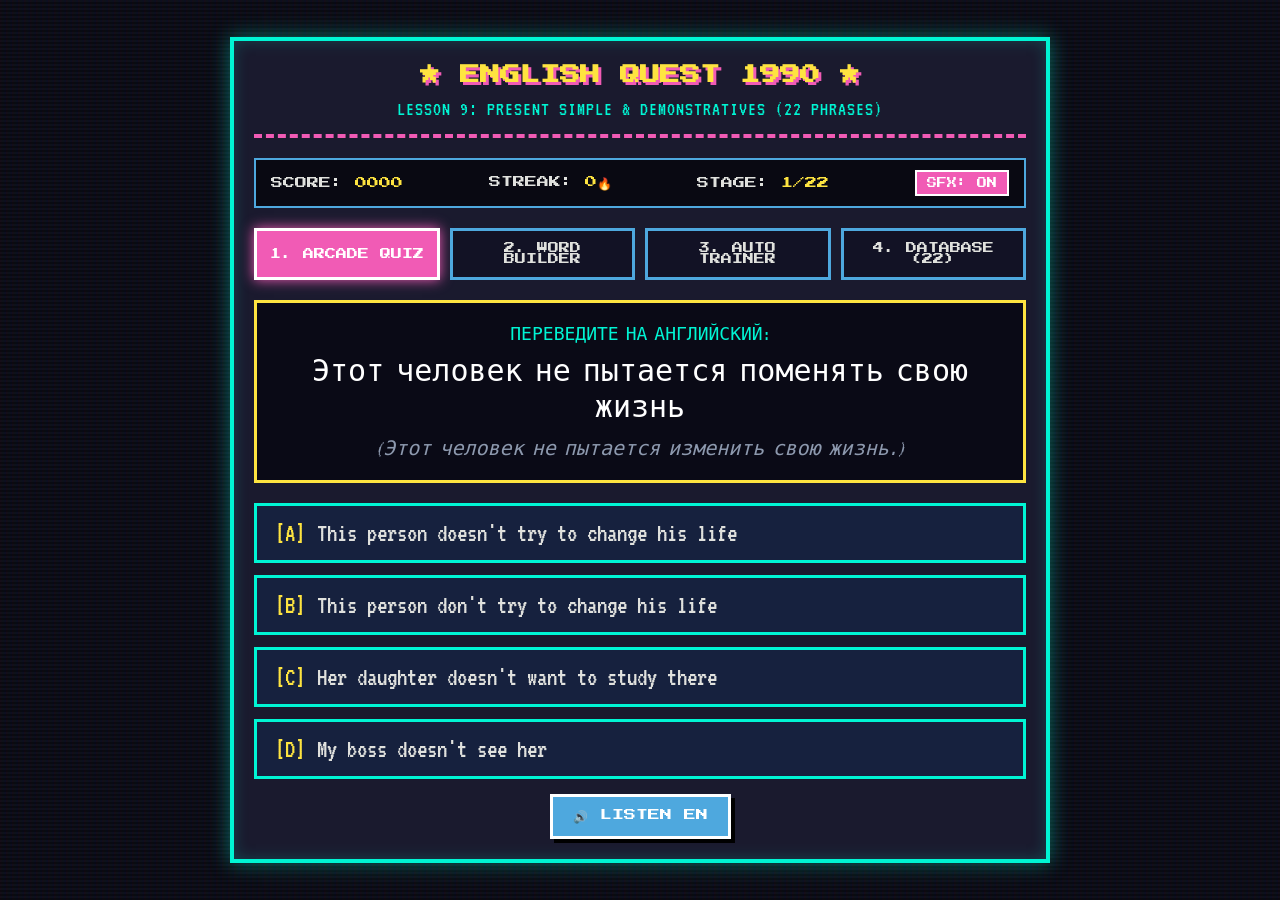
<file: projects/lesson9/index.html>
<!DOCTYPE html>
<html lang="ru">
<head>
    <meta charset="UTF-8">
    <meta name="viewport" content="width=device-width, initial-scale=1.0">
    <title>ENGLISH QUEST 90s - LESSON 9</title>
    <link href="https://fonts.googleapis.com/css2?family=Press+Start+2P&family=VT323&display=swap" rel="stylesheet">
    <style>
        :root {
            --bg-color: #0d0d1a;
            --panel-bg: #1a1a2e;
            --neon-cyan: #00f5d4;
            --neon-pink: #f15bb5;
            --neon-yellow: #fee440;
            --neon-green: #00ff66;
            --neon-red: #ff2a6d;
            --text-light: #e0e1dd;
            --border-color: #4ea8de;
        }

        * {
            box-sizing: border-box;
            user-select: none;
        }

        body {
            margin: 0;
            padding: 15px;
            background-color: var(--bg-color);
            color: var(--text-light);
            font-family: 'VT323', monospace;
            font-size: 22px;
            display: flex;
            justify-content: center;
            align-items: center;
            min-height: 100vh;
            background-image: 
                linear-gradient(rgba(18, 16, 16, 0) 50%, rgba(0, 0, 0, 0.35) 50%),
                linear-gradient(90deg, rgba(255, 0, 0, 0.04), rgba(0, 255, 0, 0.02), rgba(0, 0, 255, 0.04));
            background-size: 100% 4px, 6px 100%;
        }

        .arcade-cabinet {
            width: 100%;
            max-width: 820px;
            background: var(--panel-bg);
            border: 4px solid var(--neon-cyan);
            box-shadow: 0 0 20px rgba(0, 245, 212, 0.4), inset 0 0 15px rgba(0, 245, 212, 0.2);
            padding: 20px;
            position: relative;
        }

        .header {
            text-align: center;
            border-bottom: 4px dashed var(--neon-pink);
            padding-bottom: 15px;
            margin-bottom: 20px;
        }

        .title {
            font-family: 'Press Start 2P', cursive;
            font-size: 20px;
            color: var(--neon-yellow);
            text-shadow: 3px 3px 0px var(--neon-pink);
            margin: 0 0 10px 0;
            line-height: 1.4;
        }

        .subtitle {
            color: var(--neon-cyan);
            font-size: 20px;
            letter-spacing: 1px;
        }

        .hud {
            display: flex;
            justify-content: space-between;
            align-items: center;
            background: #090912;
            border: 2px solid var(--border-color);
            padding: 10px 15px;
            margin-bottom: 20px;
            font-family: 'Press Start 2P', cursive;
            font-size: 12px;
            flex-wrap: wrap;
            gap: 10px;
        }

        .hud-item span {
            color: var(--neon-yellow);
        }

        .mode-tabs {
            display: flex;
            gap: 10px;
            margin-bottom: 20px;
            flex-wrap: wrap;
        }

        .tab-btn {
            flex: 1;
            min-width: 140px;
            background: #121225;
            color: var(--text-light);
            border: 3px solid var(--border-color);
            padding: 12px 8px;
            font-family: 'Press Start 2P', cursive;
            font-size: 11px;
            cursor: pointer;
            transition: all 0.1s;
            text-align: center;
        }

        .tab-btn:hover {
            border-color: var(--neon-yellow);
            color: var(--neon-yellow);
        }

        .tab-btn.active {
            background: var(--neon-pink);
            color: #fff;
            border-color: #fff;
            box-shadow: 0 0 12px var(--neon-pink);
        }

        .screen {
            display: none;
        }

        .screen.active {
            display: block;
            animation: fadeIn 0.2s ease-in;
        }

        @keyframes fadeIn {
            from { opacity: 0; transform: translateY(5px); }
            to { opacity: 1; transform: translateY(0); }
        }

        .question-box {
            background: #0a0a16;
            border: 3px solid var(--neon-yellow);
            padding: 20px;
            margin-bottom: 20px;
            text-align: center;
        }

        .q-label {
            font-size: 18px;
            color: var(--neon-cyan);
            margin-bottom: 8px;
            text-transform: uppercase;
        }

        .q-text-ru {
            font-size: 30px;
            color: #fff;
            margin: 10px 0;
            line-height: 1.2;
        }

        .q-sub-ru {
            font-size: 20px;
            color: #8d99ae;
            font-style: italic;
        }

        .options-grid {
            display: grid;
            grid-template-columns: 1fr;
            gap: 12px;
        }

        .option-btn {
            background: #16213e;
            color: var(--text-light);
            border: 3px solid var(--neon-cyan);
            padding: 14px 18px;
            font-family: 'VT323', monospace;
            font-size: 26px;
            text-align: left;
            cursor: pointer;
            display: flex;
            align-items: center;
            gap: 12px;
            transition: transform 0.05s;
        }

        .option-btn:hover:not(:disabled) {
            background: #1f305e;
            border-color: var(--neon-yellow);
            transform: translateX(4px);
        }

        .option-btn.correct {
            background: #004b23;
            border-color: var(--neon-green);
            color: var(--neon-green);
        }

        .option-btn.wrong {
            background: #590d22;
            border-color: var(--neon-red);
            color: var(--neon-red);
        }

        /* Word Builder Mode */
        .answer-slot {
            min-height: 60px;
            background: #090912;
            border: 3px dashed var(--neon-cyan);
            padding: 12px;
            margin-bottom: 15px;
            display: flex;
            flex-wrap: wrap;
            gap: 8px;
            align-items: center;
            justify-content: center;
        }

        .word-bank {
            display: flex;
            flex-wrap: wrap;
            gap: 10px;
            justify-content: center;
            margin-bottom: 20px;
        }

        .word-chip {
            background: #2b2d42;
            color: var(--neon-yellow);
            border: 2px solid var(--neon-yellow);
            padding: 8px 14px;
            font-size: 25px;
            cursor: pointer;
            box-shadow: 3px 3px 0px #000;
        }

        .word-chip:active {
            transform: translate(2px, 2px);
            box-shadow: 1px 1px 0px #000;
        }

        .word-chip.in-slot {
            background: var(--neon-cyan);
            color: #000;
            border-color: #fff;
        }

        .controls-row {
            display: flex;
            justify-content: center;
            gap: 15px;
            flex-wrap: wrap;
            margin-top: 15px;
        }

        .retro-btn {
            background: var(--neon-yellow);
            color: #000;
            border: 3px solid #fff;
            padding: 12px 20px;
            font-family: 'Press Start 2P', cursive;
            font-size: 12px;
            cursor: pointer;
            box-shadow: 4px 4px 0px var(--neon-pink);
        }

        .retro-btn:active {
            transform: translate(2px, 2px);
            box-shadow: 2px 2px 0px var(--neon-pink);
        }

        .retro-btn.secondary {
            background: var(--border-color);
            color: #fff;
            box-shadow: 4px 4px 0px #000;
        }

        .feedback-banner {
            margin-top: 15px;
            padding: 12px;
            text-align: center;
            font-family: 'Press Start 2P', cursive;
            font-size: 13px;
            line-height: 1.5;
            display: none;
        }

        .feedback-banner.win {
            display: block;
            background: rgba(0, 255, 102, 0.15);
            border: 2px solid var(--neon-green);
            color: var(--neon-green);
        }

        .feedback-banner.lose {
            display: block;
            background: rgba(255, 42, 109, 0.15);
            border: 2px solid var(--neon-red);
            color: var(--neon-red);
        }

        /* Dictionary / Cards Table */
        .dict-list {
            max-height: 440px;
            overflow-y: auto;
            border: 2px solid var(--border-color);
            background: #0a0a16;
            padding: 10px;
        }

        .dict-item {
            border-bottom: 1px dashed #3a3a5c;
            padding: 10px;
            display: flex;
            justify-content: space-between;
            align-items: center;
            gap: 10px;
        }

        .dict-item:last-child {
            border-bottom: none;
        }

        .dict-en {
            color: var(--neon-yellow);
            font-size: 25px;
            font-weight: bold;
        }

        .dict-ru {
            color: var(--text-light);
            font-size: 21px;
        }

        .dict-gt {
            color: #8d99ae;
            font-size: 18px;
        }

        .speak-btn {
            background: var(--neon-pink);
            color: #fff;
            border: 2px solid #fff;
            padding: 6px 10px;
            font-family: 'Press Start 2P', cursive;
            font-size: 10px;
            cursor: pointer;
            flex-shrink: 0;
        }

        /* Auto Player */
        .player-card {
            background: #090912;
            border: 3px solid var(--neon-green);
            padding: 25px;
            text-align: center;
        }

        .player-num {
            font-family: 'Press Start 2P', cursive;
            font-size: 12px;
            color: var(--neon-pink);
            margin-bottom: 15px;
        }

        .player-en {
            font-size: 34px;
            color: var(--neon-yellow);
            margin-bottom: 12px;
        }

        .player-ru {
            font-size: 26px;
            color: var(--neon-cyan);
            margin-bottom: 6px;
        }

        .player-gt {
            font-size: 20px;
            color: #8d99ae;
            margin-bottom: 20px;
        }

        /* Scrollbar */
        ::-webkit-scrollbar {
            width: 10px;
        }
        ::-webkit-scrollbar-track {
            background: #090912;
        }
        ::-webkit-scrollbar-thumb {
            background: var(--neon-cyan);
        }

        @media (max-width: 600px) {
            .title { font-size: 15px; }
            .q-text-ru { font-size: 24px; }
            .option-btn { font-size: 22px; }
        }
    </style>
</head>
<body>

<div class="arcade-cabinet">
    <div class="header">
        <h1 class="title">★ ENGLISH QUEST 1990 ★</h1>
        <div class="subtitle">LESSON 9: PRESENT SIMPLE & DEMONSTRATIVES (22 PHRASES)</div>
    </div>

    <div class="hud">
        <div class="hud-item">SCORE: <span id="score">0000</span></div>
        <div class="hud-item">STREAK: <span id="streak">0</span>🔥</div>
        <div class="hud-item">STAGE: <span id="progress">1/22</span></div>
        <div class="hud-item">
            <button class="speak-btn" id="soundToggle" onclick="toggleSound()">SFX: ON</button>
        </div>
    </div>

    <div class="mode-tabs">
        <button class="tab-btn active" onclick="switchMode('quiz')">1. ARCADE QUIZ</button>
        <button class="tab-btn" onclick="switchMode('builder')">2. WORD BUILDER</button>
        <button class="tab-btn" onclick="switchMode('player')">3. AUTO TRAINER</button>
        <button class="tab-btn" onclick="switchMode('dict')">4. DATABASE (22)</button>
    </div>

    <!-- MODE 1: QUIZ -->
    <div id="screen-quiz" class="screen active">
        <div class="question-box">
            <div class="q-label">ПЕРЕВЕДИТЕ НА АНГЛИЙСКИЙ:</div>
            <div class="q-text-ru" id="quiz-ru">...</div>
            <div class="q-sub-ru" id="quiz-gt">...</div>
        </div>
        <div class="options-grid" id="quiz-options"></div>
        <div class="feedback-banner" id="quiz-feedback"></div>
        <div class="controls-row">
            <button class="retro-btn secondary" onclick="speakCurrentQuiz()">🔊 LISTEN EN</button>
            <button class="retro-btn" id="quiz-next-btn" onclick="nextQuizQuestion()" style="display:none;">NEXT STAGE ►</button>
        </div>
    </div>

    <!-- MODE 2: WORD BUILDER -->
    <div id="screen-builder" class="screen">
        <div class="question-box">
            <div class="q-label">СОБЕРИТЕ ПРЕДЛОЖЕНИЕ ИЗ СЛОВ:</div>
            <div class="q-text-ru" id="builder-ru">...</div>
            <div class="q-sub-ru" id="builder-gt">...</div>
        </div>
        <div class="answer-slot" id="builder-slot"></div>
        <div class="word-bank" id="builder-bank"></div>
        <div class="feedback-banner" id="builder-feedback"></div>
        <div class="controls-row">
            <button class="retro-btn secondary" onclick="resetBuilderCurrent()">↺ CLEAR</button>
            <button class="retro-btn" id="builder-check-btn" onclick="checkBuilder()">CHECK ANSWER</button>
            <button class="retro-btn" id="builder-next-btn" onclick="nextBuilderQuestion()" style="display:none;">NEXT ►</button>
        </div>
    </div>

    <!-- MODE 3: AUTO PLAYER -->
    <div id="screen-player" class="screen">
        <div class="player-card">
            <div class="player-num" id="player-counter">CARD 1 OF 22</div>
            <div class="player-en" id="player-en">...</div>
            <div class="player-ru" id="player-ru">...</div>
            <div class="player-gt" id="player-gt">...</div>
            <div class="controls-row">
                <button class="retro-btn secondary" onclick="prevPlayerCard()">◄ PREV</button>
                <button class="retro-btn" id="autoplay-btn" onclick="toggleAutoPlay()">▶ AUTO PLAY</button>
                <button class="retro-btn secondary" onclick="speakPlayerCard()">🔊 VOICE</button>
                <button class="retro-btn secondary" onclick="nextPlayerCard()">NEXT ►</button>
            </div>
        </div>
    </div>

    <!-- MODE 4: DICTIONARY -->
    <div id="screen-dict" class="screen">
        <div class="dict-list" id="dict-container"></div>
    </div>
</div>

<script>
    // База данных Урока 9 (исправлены опечатки в русских вариантах для удобства чтения, смысл сохранён 1 в 1)
    const lessonData = [
        { id: 1, en: "This thing doesn't interest me", ru: "Эта вещь не интересует меня", gt: "Меня это не интересует." },
        { id: 2, en: "These things don't attract me", ru: "Эти вещи не привлекают меня", gt: "Меня это не привлекает." },
        { id: 3, en: "That thing doesn't seem interesting", ru: "Та вещь не кажется интересной", gt: "Эта штука не кажется интересной." },
        { id: 4, en: "Those things don't seem strange", ru: "Те вещи не кажутся странными", gt: "Эти вещи не кажутся странными." },
        { id: 5, en: "Those lessons don't seem useful", ru: "Те уроки не кажутся полезными", gt: "Эти уроки, похоже, бесполезны." },
        { id: 6, en: "These lessons seem very useful", ru: "Эти уроки кажутся очень полезными", gt: "Эти уроки кажутся очень полезными." },
        { id: 7, en: "That method doesn't help", ru: "Тот метод не помогает", gt: "Этот метод не помогает." },
        { id: 8, en: "This method really helps", ru: "Этот метод реально помогает", gt: "Этот метод действительно помогает." },
        { id: 9, en: "My brother doesn't want to think about his future", ru: "Мой брат не хочет думать о своём будущем", gt: "Мой брат не хочет думать о своем будущем." },
        { id: 10, en: "My sister doesn't know this person", ru: "Моя сестра не знает этого человека", gt: "Моя сестра не знает этого человека." },
        { id: 11, en: "My friends don't recommend this hotel", ru: "Мои друзья не рекомендуют этот отель", gt: "Мои друзья не рекомендуют этот отель." },
        { id: 12, en: "His son doesn't want to become a doctor", ru: "Его сын не хочет стать доктором", gt: "Его сын не хочет становиться врачом." },
        { id: 13, en: "Her daughter doesn't want to study there", ru: "Её дочка не хочет учиться там", gt: "Ее дочь не хочет там учиться." },
        { id: 14, en: "His parents don't feel happy", ru: "Его родители не чувствуют себя счастливыми", gt: "Его родители недовольны." },
        { id: 15, en: "This person doesn't try to change his life", ru: "Этот человек не пытается поменять свою жизнь", gt: "Этот человек не пытается изменить свою жизнь." },
        { id: 16, en: "My boss doesn't see her", ru: "Мой босс не видит её", gt: "Мой начальник её не видит." },
        { id: 17, en: "My partner doesn't know him", ru: "Мой партнёр не знает его", gt: "Мой партнер его не знает." },
        { id: 18, en: "My friend and I don't call them", ru: "Мой друг и я не звоним им", gt: "Мы с другом их так не называем." },
        { id: 19, en: "Our teacher doesn't believe us", ru: "Наша учительница не верит в нас", gt: "Наш учитель нам не верит." },
        { id: 20, en: "He thinks money doesn't bring people happiness", ru: "Он думает, деньги не приносят людям счастье", gt: "Он считает, что деньги не приносят людям счастья." },
        { id: 21, en: "She thinks money doesn't make people happy", ru: "Она думает, деньги не делают людей счастливыми", gt: "Она считает, что деньги не делают людей счастливыми." },
        { id: 22, en: "I really want to make you happy", ru: "Я реально хочу сделать вас счастливыми", gt: "Я очень хочу сделать тебя счастливой." }
    ];

    // 8-битный синтезатор звуков (Web Audio API)
    let sfxEnabled = true;
    const audioCtx = new (window.AudioContext || window.webkitAudioContext)();

    function playTone(freq, type, duration, delay = 0) {
        if (!sfxEnabled) return;
        if (audioCtx.state === 'suspended') audioCtx.resume();
        const osc = audioCtx.createOscillator();
        const gain = audioCtx.createGain();
        osc.type = type;
        osc.frequency.setValueAtTime(freq, audioCtx.currentTime + delay);
        gain.gain.setValueAtTime(0.12, audioCtx.currentTime + delay);
        gain.gain.exponentialRampToValueAtTime(0.001, audioCtx.currentTime + delay + duration);
        osc.connect(gain);
        gain.connect(audioCtx.destination);
        osc.start(audioCtx.currentTime + delay);
        osc.stop(audioCtx.currentTime + delay + duration);
    }

    function playWinSound() {
        playTone(523.25, 'square', 0.1, 0);    // C5
        playTone(659.25, 'square', 0.1, 0.1);  // E5
        playTone(783.99, 'square', 0.1, 0.2);  // G5
        playTone(1046.50, 'square', 0.25, 0.3); // C6
    }

    function playLoseSound() {
        playTone(220, 'sawtooth', 0.2, 0);
        playTone(164.81, 'sawtooth', 0.35, 0.2);
    }

    function playClickSound() {
        playTone(440, 'square', 0.05, 0);
    }

    function toggleSound() {
        sfxEnabled = !sfxEnabled;
        document.getElementById('soundToggle').innerText = sfxEnabled ? 'SFX: ON' : 'SFX: OFF';
        playClickSound();
    }

    // Озвучка текста (Web Speech API)
    function speakText(text, lang = 'en-US') {
        if (!('speechSynthesis' in window)) return;
        window.speechSynthesis.cancel();
        const utterance = new SpeechSynthesisUtterance(text);
        utterance.lang = lang;
        utterance.rate = 0.92;
        window.speechSynthesis.speak(utterance);
    }

    // Состояние игры
    let score = 0;
    let streak = 0;
    let quizOrder = [];
    let quizIndex = 0;
    let quizAnswered = false;

    let builderOrder = [];
    let builderIndex = 0;
    let selectedWords = [];
    let bankWords = [];

    let playerIndex = 0;
    let autoPlayTimer = null;

    function shuffle(array) {
        let arr = [...array];
        for (let i = arr.length - 1; i > 0; i--) {
            const j = Math.floor(Math.random() * (i + 1));
            [arr[i], arr[j]] = [arr[j], arr[i]];
        }
        return arr;
    }

    function updateHUD(current, total) {
        document.getElementById('score').innerText = String(score).padStart(4, '0');
        document.getElementById('streak').innerText = streak;
        document.getElementById('progress').innerText = `${current}/${total}`;
    }

    // Переключение режимов
    function switchMode(mode) {
        playClickSound();
        stopAutoPlay();
        document.querySelectorAll('.tab-btn').forEach(b => b.classList.remove('active'));
        document.querySelectorAll('.screen').forEach(s => s.classList.remove('active'));

        const tabMap = { quiz: 0, builder: 1, player: 2, dict: 3 };
        document.querySelectorAll('.tab-btn')[tabMap[mode]].classList.add('active');
        document.getElementById(`screen-${mode}`).classList.add('active');

        if (mode === 'quiz') updateHUD(quizIndex + 1, lessonData.length);
        if (mode === 'builder') updateHUD(builderIndex + 1, lessonData.length);
        if (mode === 'player') {
            updateHUD(playerIndex + 1, lessonData.length);
            renderPlayerCard();
        }
        if (mode === 'dict') updateHUD(22, 22);
    }

    // --- ЛОГИКА РЕЖИМА 1: QUIZ ---
    function initQuiz() {
        quizOrder = shuffle(lessonData);
        quizIndex = 0;
        renderQuizQuestion();
    }

    function renderQuizQuestion() {
        quizAnswered = false;
        const current = quizOrder[quizIndex];
        updateHUD(quizIndex + 1, quizOrder.length);

        document.getElementById('quiz-ru').innerText = current.ru;
        document.getElementById('quiz-gt').innerText = `(${current.gt})`;
        document.getElementById('quiz-feedback').className = 'feedback-banner';
        document.getElementById('quiz-next-btn').style.display = 'none';

        // Подбираем 3 похожих неправильных варианта (включая ловушки don't/doesn't и this/these/that/those)
        let distractors = lessonData
            .filter(item => item.id !== current.id)
            .sort(() => 0.5 - Math.random())
            .slice(0, 2)
            .map(item => item.en);

        // Добавляем грамматическую ловушку (меняем don't <-> doesn't или this <-> these)
        let trap = createGrammarTrap(current.en);
        if (trap && trap !== current.en && !distractors.includes(trap)) {
            distractors.push(trap);
        } else {
            const extra = lessonData.find(item => item.id !== current.id && !distractors.includes(item.en));
            distractors.push(extra.en);
        }

        const options = shuffle([current.en, ...distractors]);
        const container = document.getElementById('quiz-options');
        container.innerHTML = '';

        const letters = ['A', 'B', 'C', 'D'];
        options.forEach((optText, idx) => {
            const btn = document.createElement('button');
            btn.className = 'option-btn';
            btn.innerHTML = `<span style="color:var(--neon-yellow)">[${letters[idx]}]</span> <span>${optText}</span>`;
            btn.onclick = () => handleQuizAnswer(btn, optText, current.en);
            container.appendChild(btn);
        });
    }

    function createGrammarTrap(sentence) {
        if (sentence.includes("doesn't")) return sentence.replace("doesn't", "don't");
        if (sentence.includes("don't")) return sentence.replace("don't", "doesn't");
        if (sentence.startsWith("These")) return sentence.replace("These", "This");
        if (sentence.startsWith("This")) return sentence.replace("This", "These");
        return null;
    }

    function handleQuizAnswer(btn, selected, correct) {
        if (quizAnswered) return;
        quizAnswered = true;

        const allBtns = document.querySelectorAll('#quiz-options .option-btn');
        allBtns.forEach(b => b.disabled = true);

        const fb = document.getElementById('quiz-feedback');
        if (selected === correct) {
            btn.classList.add('correct');
            score += 100 + (streak * 20);
            streak++;
            playWinSound();
            fb.className = 'feedback-banner win';
            fb.innerText = '★ EXCELLENT! +100 PTS ★';
        } else {
            btn.classList.add('wrong');
            streak = 0;
            playLoseSound();
            allBtns.forEach(b => {
                if (b.innerText.includes(correct)) b.classList.add('correct');
            });
            fb.className = 'feedback-banner lose';
            fb.innerText = `✖ WRONG! CORRECT: "${correct}"`;
        }

        speakText(correct);
        updateHUD(quizIndex + 1, quizOrder.length);
        document.getElementById('quiz-next-btn').style.display = 'inline-block';
    }

    function nextQuizQuestion() {
        playClickSound();
        quizIndex++;
        if (quizIndex >= quizOrder.length) {
            quizOrder = shuffle(lessonData);
            quizIndex = 0;
        }
        renderQuizQuestion();
    }

    function speakCurrentQuiz() {
        speakText(quizOrder[quizIndex].en);
    }

    // --- ЛОГИКА РЕЖИМА 2: WORD BUILDER ---
    function initBuilder() {
        builderOrder = shuffle(lessonData);
        builderIndex = 0;
        renderBuilderQuestion();
    }

    function renderBuilderQuestion() {
        const current = builderOrder[builderIndex];
        updateHUD(builderIndex + 1, builderOrder.length);

        document.getElementById('builder-ru').innerText = current.ru;
        document.getElementById('builder-gt').innerText = `(${current.gt})`;
        document.getElementById('builder-feedback').className = 'feedback-banner';
        document.getElementById('builder-next-btn').style.display = 'none';
        document.getElementById('builder-check-btn').style.display = 'inline-block';

        selectedWords = [];
        const words = current.en.split(' ');
        bankWords = shuffle(words.map((w, i) => ({ id: i, text: w, used: false })));
        renderBuilderWords();
    }

    function renderBuilderWords() {
        const slotEl = document.getElementById('builder-slot');
        const bankEl = document.getElementById('builder-bank');
        slotEl.innerHTML = '';
        bankEl.innerHTML = '';

        selectedWords.forEach((wordObj, idx) => {
            const chip = document.createElement('div');
            chip.className = 'word-chip in-slot';
            chip.innerText = wordObj.text;
            chip.onclick = () => {
                playClickSound();
                wordObj.used = false;
                selectedWords.splice(idx, 1);
                renderBuilderWords();
            };
            slotEl.appendChild(chip);
        });

        bankWords.forEach(wordObj => {
            if (!wordObj.used) {
                const chip = document.createElement('div');
                chip.className = 'word-chip';
                chip.innerText = wordObj.text;
                chip.onclick = () => {
                    playClickSound();
                    wordObj.used = true;
                    selectedWords.push(wordObj);
                    renderBuilderWords();
                };
                bankEl.appendChild(chip);
            }
        });
    }

    function resetBuilderCurrent() {
        playClickSound();
        selectedWords = [];
        bankWords.forEach(w => w.used = false);
        document.getElementById('builder-feedback').className = 'feedback-banner';
        renderBuilderWords();
    }

    function checkBuilder() {
        const current = builderOrder[builderIndex];
        const userSentence = selectedWords.map(w => w.text).join(' ');
        const fb = document.getElementById('builder-feedback');

        if (userSentence === current.en) {
            score += 150;
            streak++;
            playWinSound();
            speakText(current.en);
            fb.className = 'feedback-banner win';
            fb.innerText = '★ PERFECT ASSEMBLY! +150 PTS ★';
            document.getElementById('builder-check-btn').style.display = 'none';
            document.getElementById('builder-next-btn').style.display = 'inline-block';
        } else {
            streak = 0;
            playLoseSound();
            fb.className = 'feedback-banner lose';
            fb.innerText = `✖ TRY AGAIN! TARGET: "${current.en}"`;
        }
        updateHUD(builderIndex + 1, builderOrder.length);
    }

    function nextBuilderQuestion() {
        playClickSound();
        builderIndex++;
        if (builderIndex >= builderOrder.length) {
            builderOrder = shuffle(lessonData);
            builderIndex = 0;
        }
        renderBuilderQuestion();
    }

    // --- ЛОГИКА РЕЖИМА 3: AUTO PLAYER ---
    function renderPlayerCard() {
        const item = lessonData[playerIndex];
        updateHUD(playerIndex + 1, lessonData.length);
        document.getElementById('player-counter').innerText = `CARTRIDGE ${item.id} OF ${lessonData.length}`;
        document.getElementById('player-en').innerText = item.en;
        document.getElementById('player-ru').innerText = item.ru;
        document.getElementById('player-gt').innerText = item.gt;
    }

    function speakPlayerCard() {
        speakText(lessonData[playerIndex].en);
    }

    function nextPlayerCard() {
        playClickSound();
        playerIndex = (playerIndex + 1) % lessonData.length;
        renderPlayerCard();
        speakPlayerCard();
    }

    function prevPlayerCard() {
        playClickSound();
        playerIndex = (playerIndex - 1 + lessonData.length) % lessonData.length;
        renderPlayerCard();
        speakPlayerCard();
    }

    function toggleAutoPlay() {
        const btn = document.getElementById('autoplay-btn');
        if (autoPlayTimer) {
            stopAutoPlay();
        } else {
            btn.innerText = '⏸ PAUSE';
            speakPlayerCard();
            autoPlayTimer = setInterval(() => {
                playerIndex = (playerIndex + 1) % lessonData.length;
                renderPlayerCard();
                speakPlayerCard();
            }, 3800);
        }
    }

    function stopAutoPlay() {
        if (autoPlayTimer) {
            clearInterval(autoPlayTimer);
            autoPlayTimer = null;
            document.getElementById('autoplay-btn').innerText = '▶ AUTO PLAY';
        }
    }

    // --- ЛОГИКА РЕЖИМА 4: СЛОВАРЬ ---
    function renderDictionary() {
        const container = document.getElementById('dict-container');
        container.innerHTML = '';
        lessonData.forEach(item => {
            const div = document.createElement('div');
            div.className = 'dict-item';
            div.innerHTML = `
                <div>
                    <div class="dict-en">${item.id}. ${item.en}</div>
                    <div class="dict-ru">${item.ru}</div>
                    <div class="dict-gt">GT: ${item.gt}</div>
                </div>
                <button class="speak-btn" onclick="speakText('${item.en.replace(/'/g, "\\'")}')">🔊 PLAY</button>
            `;
            container.appendChild(div);
        });
    }

    // Инициализация при запуске
    window.onload = () => {
        initQuiz();
        initBuilder();
        renderDictionary();
    };
</script>

</body>
</html>
</file>
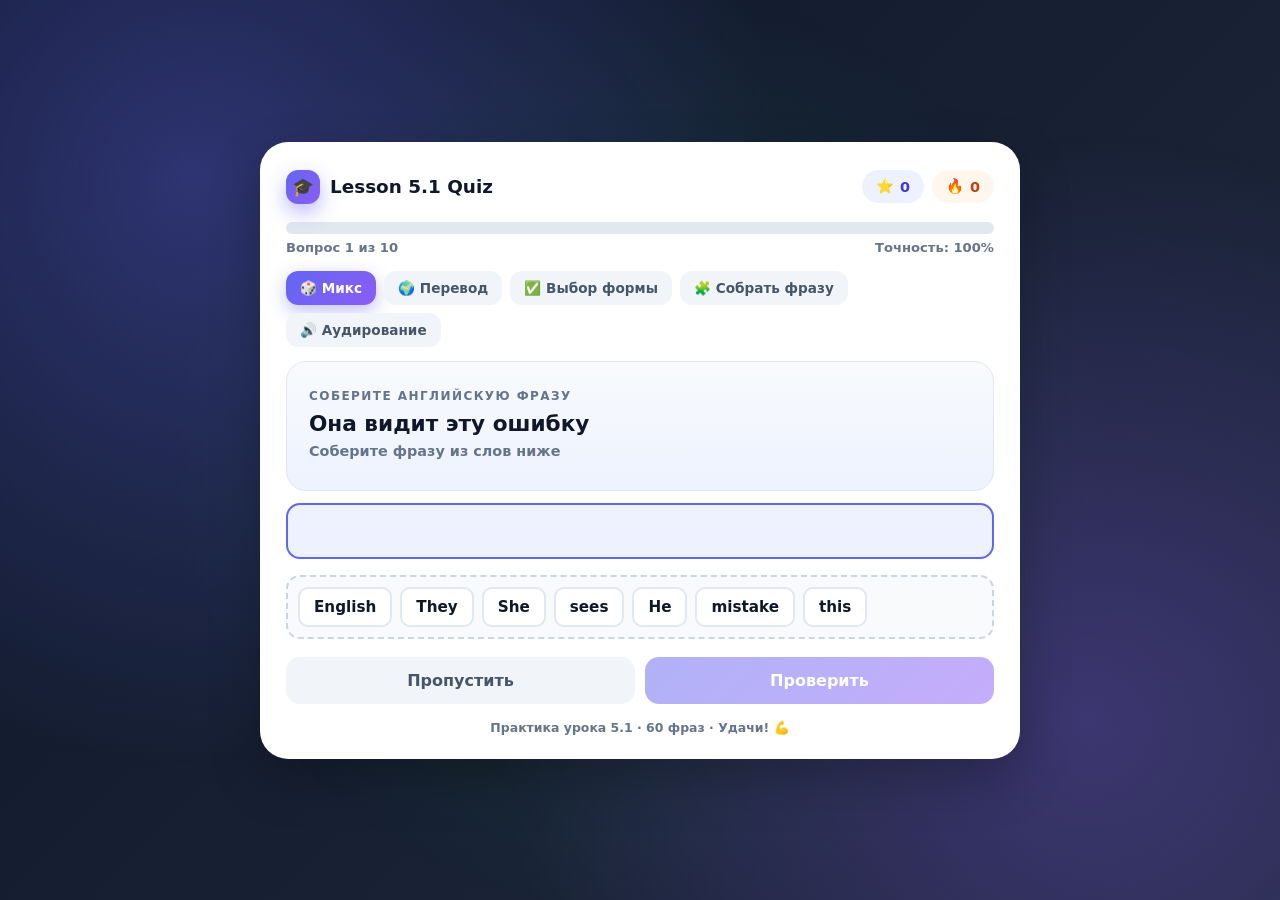
<file: lesson5_1.html>
<!DOCTYPE html>
<html lang="ru">
<head>
<meta charset="UTF-8">
<meta name="viewport" content="width=device-width, initial-scale=1.0">
<title>English Quiz — Lesson 5.1</title>
<style>
  :root{
    --bg1:#0f172a; --bg2:#1e293b; --card:#ffffff;
    --accent:#6366f1; --accent2:#8b5cf6;
    --green:#22c55e; --red:#ef4444; --yellow:#f59e0b;
    --text:#0f172a; --muted:#64748b;
    --shadow:0 20px 50px rgba(0,0,0,.25);
  }
  *{box-sizing:border-box; -webkit-tap-highlight-color:transparent}
  body{
    margin:0; min-height:100vh; font-family:'Segoe UI',system-ui,-apple-system,sans-serif;
    background:linear-gradient(135deg,var(--bg1),var(--bg2));
    display:flex; align-items:center; justify-content:center; padding:16px;
    color:var(--text); overflow-x:hidden;
  }
  body::before{
    content:""; position:fixed; inset:0; pointer-events:none;
    background:
      radial-gradient(circle at 15% 20%, rgba(99,102,241,.35), transparent 45%),
      radial-gradient(circle at 85% 80%, rgba(139,92,246,.30), transparent 45%),
      radial-gradient(circle at 50% 50%, rgba(34,197,94,.12), transparent 60%);
  }
  .app{
    position:relative; width:100%; max-width:760px; background:var(--card);
    border-radius:28px; box-shadow:var(--shadow); padding:28px 26px 24px;
    animation:pop .5s ease;
  }
  @keyframes pop{from{opacity:0; transform:translateY(20px) scale(.97)}to{opacity:1; transform:none}}

  header{display:flex; align-items:center; justify-content:space-between; gap:12px; flex-wrap:wrap}
  .logo{display:flex; align-items:center; gap:10px; font-weight:800; font-size:1.15rem}
  .logo .dot{width:34px; height:34px; border-radius:12px; display:grid; place-items:center;
    background:linear-gradient(135deg,var(--accent),var(--accent2)); color:#fff; font-size:1.1rem;
    box-shadow:0 8px 20px rgba(99,102,241,.45)}
  .stats{display:flex; gap:8px; flex-wrap:wrap}
  .chip{background:#f1f5f9; border-radius:999px; padding:8px 14px; font-weight:700; font-size:.9rem;
    display:flex; align-items:center; gap:6px; transition:.2s}
  .chip.streak{background:#fff7ed; color:#c2410c}
  .chip.score{background:#eef2ff; color:#4338ca}

  .progress-wrap{margin:18px 0 8px}
  .progress-track{height:12px; border-radius:999px; background:#e2e8f0; overflow:hidden}
  .progress-fill{height:100%; width:0; border-radius:999px;
    background:linear-gradient(90deg,var(--accent),var(--accent2),#ec4899);
    transition:width .35s ease; box-shadow:0 0 16px rgba(139,92,246,.6)}
  .progress-meta{display:flex; justify-content:space-between; font-size:.82rem; color:var(--muted); margin-top:6px; font-weight:600}

  .mode-row{display:flex; gap:8px; flex-wrap:wrap; margin:16px 0 6px}
  .mode-btn{border:none; cursor:pointer; padding:9px 14px; border-radius:12px; font-weight:700; font-size:.85rem;
    background:#f1f5f9; color:#475569; transition:.2s; font-family:inherit}
  .mode-btn:hover{background:#e2e8f0}
  .mode-btn.active{background:linear-gradient(135deg,var(--accent),var(--accent2)); color:#fff; box-shadow:0 6px 18px rgba(99,102,241,.4)}

  .question-card{margin-top:14px; padding:22px; border-radius:20px; background:linear-gradient(180deg,#f8fafc,#eef2ff);
    border:1px solid #e2e8f0; min-height:130px; display:flex; flex-direction:column; justify-content:center;
    animation:fade .3s ease}
  @keyframes fade{from{opacity:0; transform:translateY(8px)}to{opacity:1; transform:none}}
  .q-label{font-size:.75rem; text-transform:uppercase; letter-spacing:.12em; color:var(--muted); font-weight:800; margin-bottom:6px}
  .q-text{font-size:1.35rem; font-weight:800; line-height:1.35}
  .q-text small{display:block; font-size:.9rem; color:var(--muted); font-weight:600; margin-top:4px}
  .speaker{background:none; border:none; cursor:pointer; font-size:1.3rem; color:var(--accent); padding:4px 8px; border-radius:8px}
  .speaker:hover{background:#e0e7ff}

  .options{display:grid; grid-template-columns:1fr 1fr; gap:10px; margin-top:16px}
  @media(max-width:560px){.options{grid-template-columns:1fr}}
  .option{
    padding:14px 16px; border-radius:14px; border:2px solid #e2e8f0; background:#fff; cursor:pointer;
    font-weight:700; font-size:1rem; text-align:left; transition:.18s; font-family:inherit; color:var(--text);
    display:flex; align-items:center; gap:10px; position:relative;
  }
  .option:hover{border-color:var(--accent); transform:translateY(-2px); box-shadow:0 8px 20px rgba(99,102,241,.18)}
  .option .key{width:26px; height:26px; border-radius:8px; background:#eef2ff; color:var(--accent);
    display:grid; place-items:center; font-size:.8rem; font-weight:900; flex-shrink:0}
  .option.correct{border-color:var(--green); background:#f0fdf4; animation:good .4s}
  .option.correct .key{background:var(--green); color:#fff}
  .option.wrong{border-color:var(--red); background:#fef2f2; animation:shake .4s}
  .option.wrong .key{background:var(--red); color:#fff}
  .option:disabled{cursor:default; transform:none; box-shadow:none}
  @keyframes good{0%,100%{transform:scale(1)}50%{transform:scale(1.03)}}
  @keyframes shake{0%,100%{transform:translateX(0)}25%{transform:translateX(-5px)}75%{transform:translateX(5px)}}

  .word-bank{display:flex; flex-wrap:wrap; gap:8px; margin-top:16px; min-height:48px; padding:10px;
    border-radius:14px; border:2px dashed #cbd5e1; background:#f8fafc}
  .answer-zone{display:flex; flex-wrap:wrap; gap:8px; margin-top:12px; min-height:56px; padding:10px;
    border-radius:14px; border:2px solid var(--accent); background:#eef2ff}
  .word{padding:9px 14px; border-radius:10px; background:#fff; border:2px solid #e2e8f0; cursor:pointer;
    font-weight:700; transition:.15s; font-family:inherit; font-size:.95rem; color:var(--text)}
  .word:hover{border-color:var(--accent); transform:translateY(-1px)}
  .word.used{opacity:.3; pointer-events:none}
  .answer-zone .word{background:#fff; border-color:#a5b4fc; animation:pop .2s}

  .actions{display:flex; gap:10px; margin-top:18px; flex-wrap:wrap}
  .btn{flex:1; min-width:120px; padding:14px 18px; border-radius:14px; border:none; cursor:pointer;
    font-weight:800; font-size:1rem; font-family:inherit; transition:.2s; display:flex; align-items:center;
    justify-content:center; gap:8px}
  .btn-primary{background:linear-gradient(135deg,var(--accent),var(--accent2)); color:#fff;
    box-shadow:0 10px 24px rgba(99,102,241,.4)}
  .btn-primary:hover{transform:translateY(-2px); box-shadow:0 14px 30px rgba(99,102,241,.5)}
  .btn-primary:disabled{opacity:.5; cursor:not-allowed; transform:none; box-shadow:none}
  .btn-ghost{background:#f1f5f9; color:#475569}
  .btn-ghost:hover{background:#e2e8f0}

  .feedback{margin-top:14px; padding:14px 16px; border-radius:14px; font-weight:700; display:none; animation:fade .3s}
  .feedback.show{display:block}
  .feedback.ok{background:#f0fdf4; color:#15803d; border:1px solid #bbf7d0}
  .feedback.err{background:#fef2f2; color:#b91c1c; border:1px solid #fecaca}

  .final{text-align:center; padding:20px 0}
  .final h2{font-size:2rem; margin:10px 0}
  .final .big{font-size:3.2rem; font-weight:900; background:linear-gradient(135deg,var(--accent),var(--accent2));
    -webkit-background-clip:text; background-clip:text; color:transparent}
  .medal{font-size:4rem; animation:bounce 1s infinite}
  @keyframes bounce{0%,100%{transform:translateY(0)}50%{transform:translateY(-10px)}}

  .confetti{position:fixed; width:10px; height:10px; top:-20px; z-index:9999; pointer-events:none; border-radius:2px}
  @keyframes fall{to{transform:translateY(105vh) rotate(720deg); opacity:0}}

  .hidden{display:none !important}
  .footer-note{text-align:center; font-size:.78rem; color:var(--muted); margin-top:16px; font-weight:600}
</style>
</head>
<body>
<div class="app">
  <header>
    <div class="logo"><div class="dot">🎓</div> Lesson 5.1 Quiz</div>
    <div class="stats">
      <div class="chip score">⭐ <span id="score">0</span></div>
      <div class="chip streak">🔥 <span id="streak">0</span></div>
    </div>
  </header>

  <div class="progress-wrap">
    <div class="progress-track"><div class="progress-fill" id="progressFill"></div></div>
    <div class="progress-meta"><span id="progressText">Вопрос 1 из 10</span><span id="accuracy">Точность: 100%</span></div>
  </div>

  <div class="mode-row" id="modeRow">
    <button class="mode-btn active" data-mode="mix">🎲 Микс</button>
    <button class="mode-btn" data-mode="translate">🌍 Перевод</button>
    <button class="mode-btn" data-mode="choice">✅ Выбор формы</button>
    <button class="mode-btn" data-mode="build">🧩 Собрать фразу</button>
    <button class="mode-btn" data-mode="listen">🔊 Аудирование</button>
  </div>

  <div id="quizArea">
    <div class="question-card">
      <div class="q-label" id="qLabel">Переведите на русский</div>
      <div class="q-text" id="qText">I want it <button class="speaker" id="speakBtn" title="Прослушать">🔊</button></div>
    </div>
    <div class="options" id="options"></div>
    <div id="buildArea" class="hidden">
      <div class="answer-zone" id="answerZone"></div>
      <div class="word-bank" id="wordBank"></div>
    </div>
    <div class="feedback" id="feedback"></div>
    <div class="actions">
      <button class="btn btn-ghost" id="skipBtn">Пропустить</button>
      <button class="btn btn-primary" id="checkBtn" disabled>Проверить</button>
    </div>
  </div>

  <div id="finalArea" class="hidden">
    <div class="final">
      <div class="medal" id="medal">🏆</div>
      <h2 id="finalTitle">Отлично!</h2>
      <div class="big"><span id="finalScore">0</span> / <span id="finalMax">0</span></div>
      <p id="finalMsg" style="color:var(--muted); font-weight:600"></p>
      <div class="actions" style="margin-top:22px">
        <button class="btn btn-primary" id="restartBtn">🔄 Играть снова</button>
      </div>
    </div>
  </div>

  <div class="footer-note">Практика урока 5.1 · 60 фраз · Удачи! 💪</div>
</div>

<script>
/* ================= ДАННЫЕ ================= */
const DATA = [
  {en:"I want it", ru:"Я хочу это"},
  {en:"He has dollars", ru:"У него есть доллары"},
  {en:"I understand you", ru:"Я понимаю тебя"},
  {en:"I want more practice", ru:"Я хочу больше практики"},
  {en:"She sees this mistake", ru:"Она видит эту ошибку"},
  {en:"You know it", ru:"Ты знаешь это"},
  {en:"She really remembers it", ru:"Она действительно это помнит"},
  {en:"This company has money", ru:"У этой компании есть деньги"},
  {en:"I see this mistake", ru:"Я вижу эту ошибку"},
  {en:"She remembers it", ru:"Она это помнит"},
  {en:"She speaks English very well", ru:"Она очень хорошо говорит по-английски"},
  {en:"My sister studies there", ru:"Моя сестра учится там"},
  {en:"I see these mistakes", ru:"Я вижу эти ошибки"},
  {en:"He helps me", ru:"Он помогает мне"},
  {en:"I have a brother", ru:"У меня есть брат"},
  {en:"She has a car", ru:"У неё есть машина"},
  {en:"My sister lives in this place", ru:"Моя сестра живёт в этом месте"},
  {en:"It helps me", ru:"Это помогает мне"},
  {en:"Your lessons really help", ru:"Твои уроки действительно помогают"},
  {en:"You speak English very well", ru:"Ты очень хорошо говоришь по-английски"},
  {en:"We want it", ru:"Мы хотим это"},
  {en:"My friend thinks the same", ru:"Мой друг думает так же"},
  {en:"He misses you", ru:"Он скучает по тебе"},
  {en:"He has a dog", ru:"У него есть собака"},
  {en:"She reads English books", ru:"Она читает английские книги"},
  {en:"We live here", ru:"Мы живём здесь"},
  {en:"It looks strange", ru:"Это выглядит странно"},
  {en:"He has a house", ru:"У него есть дом"},
  {en:"I study there", ru:"Я учусь там"},
  {en:"I see its success", ru:"Я вижу его успех"},
  {en:"He lives in this house", ru:"Он живёт в этом доме"},
  {en:"They know everything", ru:"Они знают всё"},
  {en:"I know it", ru:"Я знаю это"},
  {en:"She tries to learn English", ru:"Она пытается выучить английский"},
  {en:"We live in this country", ru:"Мы живём в этой стране"},
  {en:"We live in Tajikistan", ru:"Мы живём в Таджикистане"},
  {en:"You help me", ru:"Ты помогаешь мне"},
  {en:"I live in this city (town)", ru:"Я живу в этом городе (городке)"},
  {en:"They sometimes play computer games", ru:"Они иногда играют в компьютерные игры"},
  {en:"I understand that person", ru:"Я понимаю того человека"},
  {en:"He tries to help me", ru:"Он пытается помочь мне"},
  {en:"I go to work", ru:"Я иду на работу"},
  {en:"I have a car", ru:"У меня есть машина"},
  {en:"Their offer seems really strange", ru:"Их предложение кажется действительно странным"},
  {en:"He teaches English", ru:"Он преподаёт английский"},
  {en:"We often do it", ru:"Мы часто делаем это"},
  {en:"I understand you very well", ru:"Я очень хорошо понимаю тебя"},
  {en:"She lives in that city", ru:"Она живёт в том городе"},
  {en:"He knows it", ru:"Он знает это"},
  {en:"She has a cat", ru:"У неё есть кошка"},
  {en:"This offer looks interesting", ru:"Это предложение выглядит интересным"},
  {en:"They go to school", ru:"Они ходят в школу"},
  {en:"He reads in English", ru:"Он читает на английском"},
  {en:"We think so", ru:"Мы думаем так"},
  {en:"She feels happy", ru:"Она чувствует себя счастливой"},
  {en:"I see it", ru:"Я вижу это"},
  {en:"I know it very well", ru:"Я очень хорошо знаю это"},
  {en:"I have an idea", ru:"У меня есть идея"},
  {en:"She tries to understand it", ru:"Она пытается это понять"}
];

/* ================= СОСТОЯНИЕ ================= */
const TOTAL_QUESTIONS = 10;
let state = {
  mode: 'mix',
  queue: [],
  index: 0,
  score: 0,
  streak: 0,
  correctCount: 0,
  answered: 0,
  current: null,
  selected: null,
  buildAnswer: [],
  locked: false
};

const $ = id => document.getElementById(id);
const modeRow = $('modeRow');
const optionsEl = $('options');
const buildArea = $('buildArea');
const answerZone = $('answerZone');
const wordBank = $('wordBank');
const feedback = $('feedback');
const checkBtn = $('checkBtn');
const skipBtn = $('skipBtn');
const speakBtn = $('speakBtn');

/* ================= ЗВУК ================= */
let audioCtx;
function beep(freq, dur, type='sine', vol=0.15){
  try{
    audioCtx = audioCtx || new (window.AudioContext||window.webkitAudioContext)();
    const o = audioCtx.createOscillator(), g = audioCtx.createGain();
    o.type=type; o.frequency.value=freq; o.connect(g); g.connect(audioCtx.destination);
    g.gain.setValueAtTime(vol, audioCtx.currentTime);
    g.gain.exponentialRampToValueAtTime(0.001, audioCtx.currentTime+dur);
    o.start(); o.stop(audioCtx.currentTime+dur);
  }catch(e){}
}
const soundGood = ()=>{beep(660,.12,'sine'); setTimeout(()=>beep(880,.15,'sine'),90)};
const soundBad = ()=>{beep(220,.2,'sawtooth',.12)};
const soundWin = ()=>{[523,659,784,1047].forEach((f,i)=>setTimeout(()=>beep(f,.2,'triangle'),i*120))};

/* ================= ОЗВУЧКА ================= */
function speak(text){
  if(!('speechSynthesis' in window)) return;
  window.speechSynthesis.cancel();
  const u = new SpeechSynthesisUtterance(text);
  u.lang = 'en-US'; u.rate = 0.9;
  window.speechSynthesis.speak(u);
}

/* ================= УТИЛИТЫ ================= */
const shuffle = arr => { const a=[...arr]; for(let i=a.length-1;i>0;i--){const j=Math.floor(Math.random()*(i+1));[a[i],a[j]]=[a[j],a[i]];} return a; };
const pick = arr => arr[Math.floor(Math.random()*arr.length)];
const normalize = s => s.toLowerCase().replace(/[.,!?;:()]/g,'').replace(/\s+/g,' ').trim();

/* ================= ГЕНЕРАЦИЯ ВОПРОСОВ ================= */
function buildQueue(mode){
  const pool = shuffle(DATA).slice(0, TOTAL_QUESTIONS);
  return pool.map(item => makeQuestion(item, mode === 'mix' ? pick(['translate','choice','build','listen']) : mode));
}

function makeQuestion(item, type){
  const q = { base:item, type, options:[], correct:null, prompt:'', label:'' };

  if(type === 'translate'){
    q.label = 'Переведите на русский';
    q.prompt = item.en;
    const wrong = shuffle(DATA.filter(d=>d.ru!==item.ru)).slice(0,3).map(d=>d.ru);
    q.options = shuffle([item.ru, ...wrong]);
    q.correct = item.ru;
  }
  else if(type === 'listen'){
    q.label = 'Прослушайте и выберите перевод';
    q.prompt = '🔊 Нажмите, чтобы услышать';
    const wrong = shuffle(DATA.filter(d=>d.ru!==item.ru)).slice(0,3).map(d=>d.ru);
    q.options = shuffle([item.ru, ...wrong]);
    q.correct = item.ru;
  }
  else if(type === 'choice'){
    q.label = 'Выберите правильную форму';
    // подбираем пару с похожей структурой для правдоподобных дистракторов
    const wrong = shuffle(DATA.filter(d=>d.ru!==item.ru)).slice(0,3).map(d=>d.en);
    q.prompt = item.ru;
    q.options = shuffle([item.en, ...wrong]);
    q.correct = item.en;
  }
  else if(type === 'build'){
    q.label = 'Соберите английскую фразу';
    q.prompt = item.ru;
    const words = item.en.replace(/[.,!?]/g,'').split(' ');
    // добавляем 2-3 лишних слова из других фраз
    const extras = [];
    while(extras.length < Math.min(3, Math.max(2, words.length-1))){
      const w = pick(pick(DATA).en.replace(/[.,!?]/g,'').split(' '));
      if(!words.includes(w) && !extras.includes(w)) extras.push(w);
    }
    q.words = shuffle([...words, ...extras]);
    q.correct = normalize(item.en);
  }
  return q;
}

/* ================= РЕНДЕР ================= */
function render(){
  const q = state.current;
  if(!q) return;

  state.locked = false;
  state.selected = null;
  state.buildAnswer = [];
  feedback.className = 'feedback';
  feedback.textContent = '';
  checkBtn.disabled = true;
  skipBtn.disabled = false;

  $('qLabel').textContent = q.label;
  const qText = $('qText');

  // сброс областей
  optionsEl.innerHTML = '';
  optionsEl.classList.add('hidden');
  buildArea.classList.add('hidden');
  answerZone.innerHTML = '';
  wordBank.innerHTML = '';
  speakBtn.style.display = 'none';

  if(q.type === 'build'){
    buildArea.classList.remove('hidden');
    qText.textContent = q.prompt;
    qText.innerHTML += `<small>Соберите фразу из слов ниже</small>`;
    q.words.forEach((w,i)=>{
      const b = document.createElement('button');
      b.className = 'word'; b.textContent = w;
      b.onclick = ()=> addWord(b, w);
      wordBank.appendChild(b);
    });
    updateBuildCheck();
  } else {
    optionsEl.classList.remove('hidden');
    if(q.type === 'listen'){
      qText.innerHTML = `${q.prompt} <button class="speaker" id="listenBtn">🔊</button>`;
      setTimeout(()=>{
        const lb = $('listenBtn');
        if(lb) lb.onclick = ()=> speak(q.base.en);
      },0);
      // авто-озвучка
      setTimeout(()=>speak(q.base.en), 300);
    } else {
      qText.textContent = q.prompt;
      if(q.type === 'translate' || q.type === 'choice'){
        speakBtn.style.display = 'inline-block';
        speakBtn.onclick = ()=> speak(q.base.en);
      }
    }

    q.options.forEach((opt,i)=>{
      const btn = document.createElement('button');
      btn.className = 'option';
      btn.innerHTML = `<span class="key">${String.fromCharCode(65+i)}</span><span>${opt}</span>`;
      btn.onclick = ()=> selectOption(btn, opt);
      optionsEl.appendChild(btn);
    });
  }
  updateProgress();
}

function selectOption(btn, opt){
  if(state.locked) return;
  [...optionsEl.children].forEach(b=>b.classList.remove('correct','wrong'));
  state.selected = opt;
  btn.style.borderColor = 'var(--accent)';
  btn.style.background = '#eef2ff';
  checkBtn.disabled = false;
  // подсветка выбора
  [...optionsEl.children].forEach(b=>{
    if(b!==btn){ b.style.borderColor=''; b.style.background=''; }
  });
}

function addWord(btn, w){
  if(state.locked) return;
  state.buildAnswer.push({word:w, src:btn});
  btn.classList.add('used');
  const chip = document.createElement('button');
  chip.className = 'word'; chip.textContent = w;
  chip.onclick = ()=>{
    chip.remove();
    btn.classList.remove('used');
    state.buildAnswer = state.buildAnswer.filter(x=>x.src!==btn);
    updateBuildCheck();
  };
  answerZone.appendChild(chip);
  updateBuildCheck();
}

function updateBuildCheck(){
  checkBtn.disabled = state.buildAnswer.length === 0;
}

/* ================= ПРОВЕРКА ================= */
function checkAnswer(){
  if(state.locked) return;
  const q = state.current;
  state.locked = true;
  checkBtn.disabled = true;
  skipBtn.disabled = true;

  let isCorrect = false;
  let userAnswer = '';

  if(q.type === 'build'){
    userAnswer = state.buildAnswer.map(x=>x.word).join(' ');
    isCorrect = normalize(userAnswer) === q.correct;
    // подсветка
    [...wordBank.children].forEach(b=>b.disabled=true);
    answerZone.querySelectorAll('button').forEach(b=>b.disabled=true);
  } else {
    userAnswer = state.selected;
    isCorrect = userAnswer === q.correct;
    [...optionsEl.children].forEach(b=>{
      b.disabled = true;
      const txt = b.querySelector('span:last-child').textContent;
      if(txt === q.correct) b.classList.add('correct');
      else if(txt === userAnswer) b.classList.add('wrong');
    });
  }

  state.answered++;
  if(isCorrect){
    state.score += 10 + Math.min(state.streak, 5) * 2;
    state.streak++;
    state.correctCount++;
    soundGood();
    feedback.className = 'feedback show ok';
    feedback.innerHTML = `✅ Правильно! ${state.streak>1?`Серия: ${state.streak} 🔥`:''}`;
    if(state.streak % 3 === 0) confetti(20);
  } else {
    state.streak = 0;
    soundBad();
    feedback.className = 'feedback show err';
    feedback.innerHTML = `❌ Неверно. Правильный ответ: <b>${q.type==='build'?q.base.en:q.correct}</b>`;
  }
  updateStats();
  updateProgress();

  setTimeout(()=>{
    state.index++;
    if(state.index >= state.queue.length) showFinal();
    else { state.current = state.queue[state.index]; render(); }
  }, 1500);
}

function skip(){
  if(state.locked) return;
  state.locked = true;
  state.streak = 0;
  state.answered++;
  const q = state.current;
  feedback.className = 'feedback show err';
  feedback.innerHTML = `⏭ Пропущено. Правильный ответ: <b>${q.type==='build'?q.base.en:q.correct}</b>`;
  if(q.type==='build'){[...wordBank.children].forEach(b=>b.disabled=true);}
  else{[...optionsEl.children].forEach(b=>{b.disabled=true; if(b.querySelector('span:last-child').textContent===q.correct) b.classList.add('correct');});}
  updateStats();
  updateProgress();
  setTimeout(()=>{
    state.index++;
    if(state.index >= state.queue.length) showFinal();
    else { state.current = state.queue[state.index]; render(); }
  }, 1500);
}

/* ================= UI ОБНОВЛЕНИЕ ================= */
function updateStats(){
  $('score').textContent = state.score;
  $('streak').textContent = state.streak;
  const acc = state.answered ? Math.round(state.correctCount/state.answered*100) : 100;
  $('accuracy').textContent = `Точность: ${acc}%`;
}
function updateProgress(){
  const total = state.queue.length;
  const done = state.index + (state.locked?1:0);
  const pct = Math.min(100, (done/total)*100);
  $('progressFill').style.width = pct + '%';
  $('progressText').textContent = `Вопрос ${Math.min(state.index+1,total)} из ${total}`;
}

/* ================= ФИНАЛ ================= */
function showFinal(){
  $('quizArea').classList.add('hidden');
  $('finalArea').classList.remove('hidden');
  const max = state.queue.length * 10;
  const pct = Math.round(state.correctCount/state.queue.length*100);
  $('finalScore').textContent = state.score;
  $('finalMax').textContent = max;
  let medal='🏆', title='Отлично!', msg='';
  if(pct===100){medal='👑'; title='Идеально!'; msg='Ты настоящий мастер английского! 🎉';}
  else if(pct>=80){medal='🥇'; title='Превосходно!'; msg='Отличный результат, продолжай в том же духе!';}
  else if(pct>=60){medal='🥈'; title='Хорошо!'; msg='Есть над чем поработать, но база отличная!';}
  else if(pct>=40){medal='🥉'; title='Неплохо!'; msg='Повтори урок и попробуй снова — получится!';}
  else {medal='📚'; title='Нужна практика'; msg='Не расстраивайся! Повтори материал и возвращайся.';}
  $('medal').textContent = medal;
  $('finalTitle').textContent = title;
  $('finalMsg').textContent = msg;
  if(pct>=60){soundWin(); confetti(80);}
}

/* ================= КОНФЕТТИ ================= */
function confetti(count){
  const colors = ['#6366f1','#8b5cf6','#ec4899','#22c55e','#f59e0b','#3b82f6'];
  for(let i=0;i<count;i++){
    const c = document.createElement('div');
    c.className = 'confetti';
    c.style.left = Math.random()*100 + 'vw';
    c.style.background = pick(colors);
    c.style.width = (6+Math.random()*8)+'px';
    c.style.height = (6+Math.random()*8)+'px';
    c.style.borderRadius = Math.random()>0.5?'50%':'2px';
    c.style.animation = `fall ${2+Math.random()*2}s linear forwards`;
    c.style.animationDelay = Math.random()*0.5+'s';
    document.body.appendChild(c);
    setTimeout(()=>c.remove(), 5000);
  }
}

/* ================= СТАРТ / РЕСТАРТ ================= */
function start(mode){
  state.mode = mode;
  state.queue = buildQueue(mode);
  state.index = 0;
  state.score = 0;
  state.streak = 0;
  state.correctCount = 0;
  state.answered = 0;
  state.current = state.queue[0];
  state.locked = false;
  $('quizArea').classList.remove('hidden');
  $('finalArea').classList.add('hidden');
  updateStats();
  render();
}

/* ================= СОБЫТИЯ ================= */
modeRow.addEventListener('click', e=>{
  const btn = e.target.closest('.mode-btn');
  if(!btn) return;
  [...modeRow.children].forEach(b=>b.classList.remove('active'));
  btn.classList.add('active');
  start(btn.dataset.mode);
});
checkBtn.onclick = checkAnswer;
skipBtn.onclick = skip;
$('restartBtn').onclick = ()=> start(state.mode);

/* клавиатура 1-4 для выбора */
document.addEventListener('keydown', e=>{
  if(state.locked || $('quizArea').classList.contains('hidden')) return;
  const n = parseInt(e.key);
  if(n>=1 && n<=4 && state.current && state.current.type !== 'build'){
    const btn = optionsEl.children[n-1];
    if(btn && !btn.disabled) btn.click();
  }
  if(e.key === 'Enter' && !checkBtn.disabled) checkBtn.click();
});

/* ================= ЗАПУСК ================= */
start('mix');
</script>
</body>
</html>
</file>
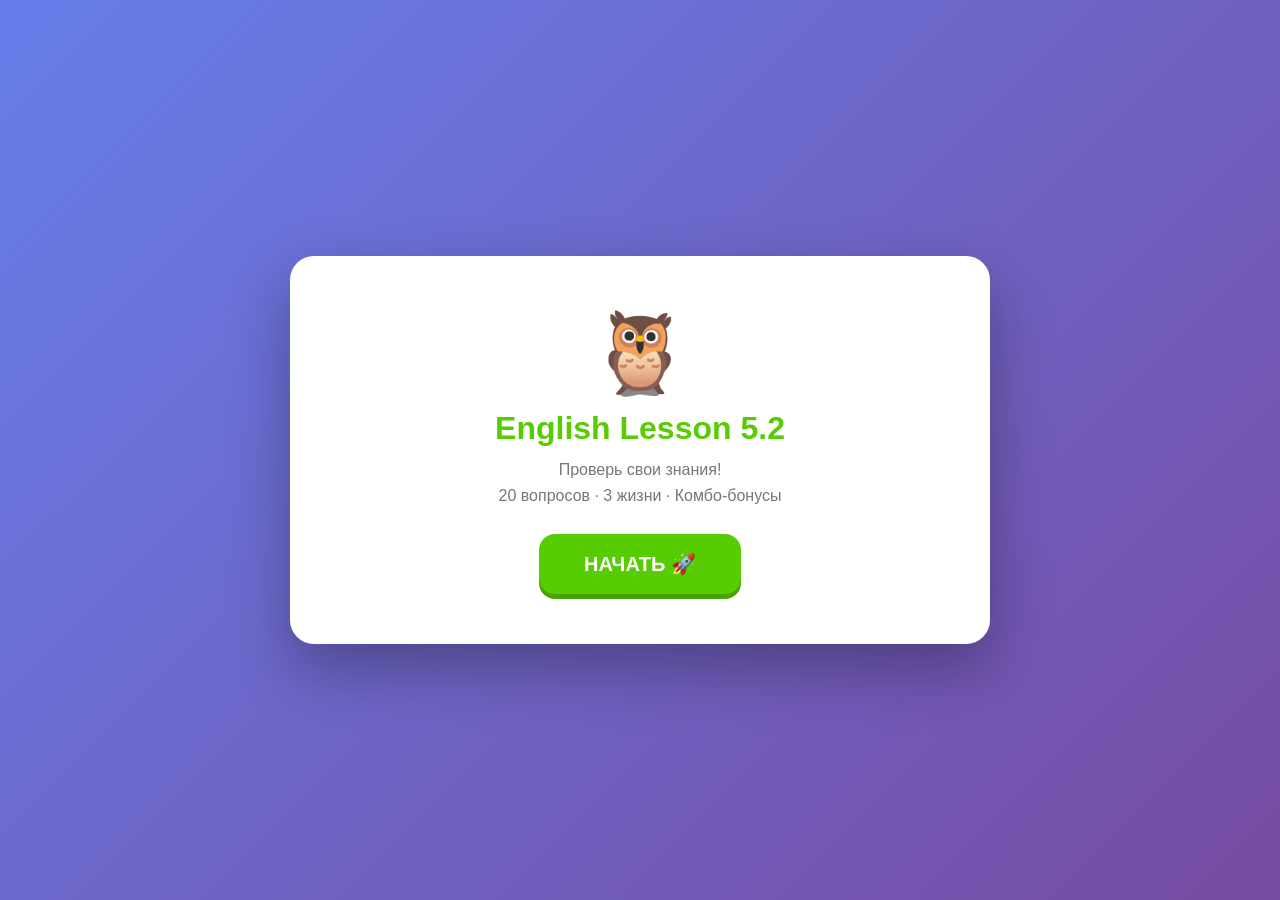
<file: projects/lesson5_2.html>
<!DOCTYPE html>
<html lang="ru">
<head>
<meta charset="UTF-8">
<meta name="viewport" content="width=device-width, initial-scale=1.0">
<title>English Lesson 5.2 — Quiz</title>
<style>
  * { margin: 0; padding: 0; box-sizing: border-box; font-family: 'Segoe UI', Tahoma, sans-serif; }
  body {
    background: linear-gradient(135deg, #667eea 0%, #764ba2 100%);
    min-height: 100vh;
    display: flex; align-items: center; justify-content: center;
    padding: 15px;
    overflow-x: hidden;
  }
  .app {
    background: #fff; border-radius: 24px; padding: 30px;
    width: 100%; max-width: 700px;
    box-shadow: 0 25px 60px rgba(0,0,0,0.3);
    position: relative; overflow: hidden;
  }
  .header { display: flex; align-items: center; gap: 15px; margin-bottom: 20px; }
  .close-btn {
    font-size: 24px; color: #afafaf; cursor: pointer; border: none;
    background: none; transition: transform .2s;
  }
  .close-btn:hover { transform: scale(1.2); color: #ff4b4b; }
  .progress-bar {
    flex: 1; height: 16px; background: #e5e5e5; border-radius: 10px; overflow: hidden;
  }
  .progress-fill {
    height: 100%; width: 0%;
    background: linear-gradient(90deg, #58cc02, #89e219);
    border-radius: 10px; transition: width .5s ease;
    box-shadow: 0 0 10px rgba(88,204,2,0.6);
  }
  .hearts { font-size: 20px; display: flex; gap: 3px; }
  .heart { transition: all .3s; }
  .heart.lost { opacity: .2; transform: scale(.7); }

  .stats { display: flex; justify-content: space-between; margin-bottom: 25px; font-size: 14px; color: #777; }
  .combo { color: #ff9600; font-weight: bold; font-size: 16px; }
  .combo.big { animation: pulse .5s ease; }
  @keyframes pulse { 0%{transform:scale(1)} 50%{transform:scale(1.4)} 100%{transform:scale(1)} }

  .question-area { text-align: center; margin-bottom: 25px; }
  .question-label { font-size: 14px; color: #afafaf; text-transform: uppercase; letter-spacing: 1px; margin-bottom: 10px; font-weight: 600; }
  .question-text { font-size: 26px; font-weight: 700; color: #3c3c3c; margin-bottom: 8px; }
  .question-hint { font-size: 15px; color: #999; font-style: italic; }

  .answers { display: grid; grid-template-columns: 1fr 1fr; gap: 12px; }
  @media (max-width: 500px) { .answers { grid-template-columns: 1fr; } }

  .answer {
    padding: 18px 15px; border: 2px solid #e5e5e5; border-radius: 14px;
    background: #fff; cursor: pointer; font-size: 16px; font-weight: 600;
    color: #3c3c3c; transition: all .15s; text-align: left; position: relative;
    box-shadow: 0 4px 0 #e5e5e5;
  }
  .answer:hover:not(.disabled) { border-color: #58cc02; background: #f7fff0; transform: translateY(-2px); }
  .answer:active:not(.disabled) { transform: translateY(2px); box-shadow: 0 1px 0 #e5e5e5; }
  .answer.correct { border-color: #58cc02; background: #d7ffb8; color: #3a7d00; box-shadow: 0 4px 0 #58cc02; animation: correctAnim .4s; }
  .answer.wrong { border-color: #ff4b4b; background: #ffdfe0; color: #cc0000; box-shadow: 0 4px 0 #ff4b4b; animation: shakeAnim .4s; }
  .answer.disabled { cursor: not-allowed; }
  @keyframes correctAnim { 0%{transform:scale(1)} 50%{transform:scale(1.05)} 100%{transform:scale(1)} }
  @keyframes shakeAnim { 0%,100%{transform:translateX(0)} 25%{transform:translateX(-6px)} 75%{transform:translateX(6px)} }

  .feedback {
    margin-top: 20px; padding: 15px; border-radius: 12px; font-weight: 600;
    display: none; animation: slideUp .3s ease;
  }
  .feedback.show { display: block; }
  .feedback.ok { background: #d7ffb8; color: #3a7d00; border: 2px solid #58cc02; }
  .feedback.fail { background: #ffdfe0; color: #cc0000; border: 2px solid #ff4b4b; }
  @keyframes slideUp { from { opacity: 0; transform: translateY(10px); } to { opacity: 1; transform: translateY(0); } }

  .next-btn {
    width: 100%; margin-top: 15px; padding: 16px; border: none; border-radius: 14px;
    background: #58cc02; color: #fff; font-size: 17px; font-weight: 700;
    cursor: pointer; display: none; box-shadow: 0 4px 0 #46a302;
    transition: all .15s; text-transform: uppercase; letter-spacing: 1px;
  }
  .next-btn.show { display: block; animation: slideUp .3s ease; }
  .next-btn:hover { background: #6ee026; }
  .next-btn:active { transform: translateY(3px); box-shadow: 0 1px 0 #46a302; }

  /* START SCREEN */
  .start-screen, .end-screen { text-align: center; padding: 20px 10px; }
  .start-screen h1 { font-size: 32px; color: #58cc02; margin-bottom: 10px; }
  .start-screen p { color: #777; font-size: 16px; margin-bottom: 25px; line-height: 1.6; }
  .start-btn {
    padding: 18px 45px; border: none; border-radius: 16px;
    background: #58cc02; color: #fff; font-size: 20px; font-weight: 700;
    cursor: pointer; box-shadow: 0 5px 0 #46a302; transition: all .15s;
  }
  .start-btn:hover { background: #6ee026; transform: translateY(-2px); }
  .start-btn:active { transform: translateY(4px); box-shadow: 0 1px 0 #46a302; }
  .mascot { font-size: 80px; margin-bottom: 10px; animation: bounce 2s infinite; }
  @keyframes bounce { 0%,100%{transform:translateY(0)} 50%{transform:translateY(-12px)} }

  /* END SCREEN */
  .end-screen h2 { font-size: 30px; margin-bottom: 10px; }
  .end-screen .big-emoji { font-size: 90px; margin-bottom: 15px; }
  .result-stats { display: flex; justify-content: center; gap: 25px; margin: 20px 0; flex-wrap: wrap; }
  .stat-box { background: #f7f7f7; padding: 15px 25px; border-radius: 14px; }
  .stat-box .num { font-size: 28px; font-weight: 800; color: #58cc02; }
  .stat-box .lbl { font-size: 13px; color: #999; text-transform: uppercase; }
  .restart-btn {
    padding: 16px 40px; border: none; border-radius: 16px;
    background: #58cc02; color: #fff; font-size: 18px; font-weight: 700;
    cursor: pointer; box-shadow: 0 5px 0 #46a302; margin-top: 15px;
  }
  .restart-btn:hover { background: #6ee026; }
  .restart-btn:active { transform: translateY(4px); box-shadow: 0 1px 0 #46a302; }

  /* Confetti */
  .confetti {
    position: fixed; width: 10px; height: 10px; top: -10px;
    animation: fall linear forwards; z-index: 999; pointer-events: none;
  }
  @keyframes fall {
    to { transform: translateY(100vh) rotate(720deg); opacity: 0; }
  }
  .hidden { display: none !important; }
</style>
</head>
<body>
<div class="app">

  <!-- START SCREEN -->
  <div id="startScreen" class="start-screen">
    <div class="mascot">🦉</div>
    <h1>English Lesson 5.2</h1>
    <p>Проверь свои знания!<br>20 вопросов · 3 жизни · Комбо-бонусы</p>
    <button class="start-btn" onclick="startGame()">НАЧАТЬ 🚀</button>
  </div>

  <!-- GAME SCREEN -->
  <div id="gameScreen" class="hidden">
    <div class="header">
      <button class="close-btn" onclick="restartGame()">✕</button>
      <div class="progress-bar"><div class="progress-fill" id="progressFill"></div></div>
      <div class="hearts" id="hearts"></div>
    </div>
    <div class="stats">
      <span id="questionCounter">Вопрос 1 / 20</span>
      <span class="combo" id="comboDisplay">Комбо: 0</span>
    </div>
    <div class="question-area">
      <div class="question-label" id="questionLabel">Переведите на английский</div>
      <div class="question-text" id="questionText"></div>
      <div class="question-hint" id="questionHint"></div>
    </div>
    <div class="answers" id="answers"></div>
    <div class="feedback" id="feedback"></div>
    <button class="next-btn" id="nextBtn" onclick="nextQuestion()">ПРОДОЛЖИТЬ</button>
  </div>

  <!-- END SCREEN -->
  <div id="endScreen" class="end-screen hidden">
    <div class="big-emoji" id="endEmoji">🏆</div>
    <h2 id="endTitle">Отлично!</h2>
    <p id="endMessage" style="color:#777; margin-bottom:10px;"></p>
    <div class="result-stats">
      <div class="stat-box"><div class="num" id="finalScore">0</div><div class="lbl">Очки</div></div>
      <div class="stat-box"><div class="num" id="finalCorrect">0</div><div class="lbl">Правильно</div></div>
      <div class="stat-box"><div class="num" id="finalCombo">0</div><div class="lbl">Макс. комбо</div></div>
    </div>
    <button class="restart-btn" onclick="restartGame()">ИГРАТЬ СНОВА 🔄</button>
  </div>

</div>

<script>
/* ============ БАНК ВОПРОСОВ ============ */
const QUESTIONS = [
  { ru: "Мой босс читает все документы", en: "My boss reads all the documents", type: "en", wrong: ["My boss read all documents", "My boss is reading all documents", "My boss reads all document"] },
  { ru: "Он пытается найти работу", en: "He tries to find a job", type: "en", wrong: ["He try to find a job", "He tries find a job", "He trying to find a job"] },
  { ru: "Они очень усердно учатся", en: "They study very hard", type: "en", wrong: ["They studies very hard", "They study very hardly", "They are study very hard"] },
  { ru: "Эти уроки помогают мне", en: "These lessons help me", type: "en", wrong: ["These lessons helps me", "This lessons help me", "These lessons help to me"] },
  { ru: "У него есть деньги", en: "He has money", type: "en", wrong: ["He have money", "He is have money", "He has a money"] },
  { ru: "Я живу в Таджикистане", en: "I live in Tajikistan", type: "en", wrong: ["I lives in Tajikistan", "I am live in Tajikistan", "I living in Tajikistan"] },
  { ru: "Ты работаешь очень усердно", en: "You work very hard", type: "en", wrong: ["You works very hard", "You are work very hard", "You working very hard"] },
  { ru: "Он иногда играет в компьютерные игры", en: "He sometimes plays computer games", type: "en", wrong: ["He sometimes play computer games", "He play sometimes computer games", "He sometimes playing computer games"] },
  { ru: "Её брат часто говорит это", en: "Her brother often says it", type: "en", wrong: ["Her brother often say it", "Her brother says often it", "Her brother often saying it"] },
  { ru: "Мои родители знают это", en: "My parents know it", type: "en", wrong: ["My parents knows it", "My parent know it", "My parents is know it"] },
  { ru: "Мой босс обычно делает так", en: "My boss usually does so", type: "en", wrong: ["My boss usually do so", "My boss do usually so", "My boss usually doing so"] },
  { ru: "У них есть деньги", en: "They have money", type: "en", wrong: ["They has money", "They are have money", "Their have money"] },
  { ru: "У неё есть эта информация", en: "She has this information", type: "en", wrong: ["She have this information", "She is have this information", "She has this informations"] },
  { ru: "Мои родители хотят это сделать", en: "My parents want to do it", type: "en", wrong: ["My parents wants to do it", "My parents want do it", "My parents wanting to do it"] },
  { ru: "Иногда она ходит в кино", en: "She sometimes goes to the cinema", type: "en", wrong: ["She sometimes go to the cinema", "She go sometimes to cinema", "She sometimes going to cinema"] },
  { ru: "Она хочет больше практики", en: "She wants more practice", type: "en", wrong: ["She want more practice", "She wants more practices", "She wanting more practice"] },
  { ru: "Я это очень хорошо помню", en: "I remember it very well", type: "en", wrong: ["I remembers it very well", "I remember it very good", "I am remember it very well"] },
  { ru: "Это кажется интересным", en: "It seems interesting", type: "en", wrong: ["It seem interesting", "It is seem interesting", "It seeming interesting"] },
  { ru: "Он чувствует себя счастливым", en: "He feels happy", type: "en", wrong: ["He feel happy", "He is feel happy", "He feeling happy"] },
  { ru: "Она скучает по тебе", en: "She misses you", type: "en", wrong: ["She miss you", "She is miss you", "She missing you"] },
  { ru: "У моего друга есть машина", en: "My friend has a car", type: "en", wrong: ["My friend have a car", "My friend is have a car", "My friend has car a"] },
  { ru: "У его отца есть машина", en: "His father has a car", type: "en", wrong: ["His father have a car", "His father is have a car", "His father has car"] },
  { ru: "Я чувствую себя счастливым", en: "I feel happy", type: "en", wrong: ["I feels happy", "I am feel happy", "I feeling happy"] },
  { ru: "Он хочет больше практики", en: "He wants more practice", type: "en", wrong: ["He want more practice", "He wants more practices", "He wanting more practice"] },
  { ru: "Это действительно происходит", en: "It really happens", type: "en", wrong: ["It really happen", "It real happens", "It really happening"] },
  { ru: "Мы тебя понимаем", en: "We understand you", type: "en", wrong: ["We understands you", "We are understand you", "We understanding you"] },
  { ru: "Он часто ходит в кино", en: "He often goes to the cinema", type: "en", wrong: ["He often go to the cinema", "He go often to cinema", "He often going to cinema"] },
  { ru: "Он тоже это помнит", en: "He also remembers it", type: "en", wrong: ["He also remember it", "He remembers also it", "He also remembering it"] },
  { ru: "Он делает это каждый день", en: "He does it every day", type: "en", wrong: ["He do it every day", "He does it every days", "He doing it every day"] },
  { ru: "Я это помню", en: "I remember it", type: "en", wrong: ["I remembers it", "I am remember it", "I remembering it"] },
  { ru: "Мой начальник всегда это говорит", en: "My boss always says it", type: "en", wrong: ["My boss always say it", "My boss says always it", "My boss always saying it"] },
  { ru: "Он там живёт", en: "He lives there", type: "en", wrong: ["He live there", "He is live there", "He living there"] },
  { ru: "Эти уроки действительно помогают. Я это чувствую.", en: "These lessons really help. I feel it", type: "en", wrong: ["These lessons really helps. I feel it", "These lessons real help. I feel it", "These lessons really help. I feels it"] },
  { ru: "Такое случается", en: "It happens", type: "en", wrong: ["It happen", "It is happen", "It happening"] },
  { ru: "Он также здесь работает", en: "He also works here", type: "en", wrong: ["He also work here", "He works also here", "He also working here"] },
  { ru: "Я хожу в школу", en: "I go to school", type: "en", wrong: ["I goes to school", "I am go to school", "I going to school"] },
  { ru: "Наша мама думает так же", en: "Our mother thinks the same", type: "en", wrong: ["Our mother think the same", "Our mother thinks same the", "Our mother thinking the same"] },
  { ru: "Он действительно так думает", en: "He really thinks so", type: "en", wrong: ["He real thinks so", "He really think so", "He really thinking so"] },
  { ru: "Это мне очень помогает", en: "It really helps me", type: "en", wrong: ["It real helps me", "It really help me", "It really helping me"] },
  { ru: "Она также там работает", en: "She also works there", type: "en", wrong: ["She also work there", "She works also there", "She also working there"] },
  { ru: "Он хочет большего", en: "He wants more", type: "en", wrong: ["He want more", "He is want more", "He wanting more"] },
  { ru: "Он знает больше", en: "He knows more", type: "en", wrong: ["He know more", "He is know more", "He knowing more"] },
  { ru: "Он очень много работает", en: "He works very hard", type: "en", wrong: ["He work very hard", "He works very hardly", "He working very hard"] },
  { ru: "Он так думает", en: "He thinks so", type: "en", wrong: ["He think so", "He is think so", "He thinking so"] },
  { ru: "У него есть компания. Её прибыль кажется очень большой", en: "He has a company. Its profit seems so big", type: "en", wrong: ["He have a company. Its profit seem so big", "He has a company. It profit seems so big", "He has company. Its profit seeming so big"] },
  { ru: "Мой начальник всё знает", en: "My boss knows everything", type: "en", wrong: ["My boss know everything", "My boss knows all", "My boss knowing everything"] },
  { ru: "Она хочет туда поехать", en: "She wants to go there", type: "en", wrong: ["She want to go there", "She wants go there", "She wanting to go there"] },
  { ru: "Она читает по-английски", en: "She reads in English", type: "en", wrong: ["She read in English", "She reads on English", "She reading in English"] },
  { ru: "Мы говорим по-английски", en: "We speak English", type: "en", wrong: ["We speaks English", "We are speak English", "We speaking English"] },
  { ru: "Вы это видите", en: "You see it", type: "en", wrong: ["You sees it", "You are see it", "You seeing it"] },
  { ru: "Он хочет это сделать", en: "He wants to do it", type: "en", wrong: ["He want to do it", "He wants do it", "He wanting to do it"] },
  { ru: "Она чувствует себя такой счастливой", en: "She feels so happy", type: "en", wrong: ["She feel so happy", "She feels so happily", "She feeling so happy"] },
  { ru: "Я понимаю", en: "I understand", type: "en", wrong: ["I understands", "I am understand", "I understanding"] },
  { ru: "У меня есть сестра", en: "I have a sister", type: "en", wrong: ["I has a sister", "I am have a sister", "I have sister a"] },
  { ru: "У него есть идея", en: "He has an idea", type: "en", wrong: ["He have an idea", "He has a idea", "He is have an idea"] },
  { ru: "У неё интересные идеи", en: "She has interesting ideas", type: "en", wrong: ["She have interesting ideas", "She has interesting idea", "She is have interesting ideas"] },
  { ru: "Я всё вижу", en: "I see everything", type: "en", wrong: ["I sees everything", "I am see everything", "I seeing everything"] },
  { ru: "Она очень много работает", en: "She works very hard", type: "en", wrong: ["She work very hard", "She works very hardly", "She working very hard"] },
  { ru: "Мой начальник обычно проверяет всю информацию", en: "My boss usually checks all the information", type: "en", wrong: ["My boss usually check all the information", "My boss check usually all information", "My boss usually checking all the information"] },
  { ru: "Я тебя люблю!", en: "I love you!", type: "en", wrong: ["I loves you!", "I am love you!", "I loving you!"] }
];

/* ============ СОСТОЯНИЕ ИГРЫ ============ */
const TOTAL_QUESTIONS = 20;
const MAX_LIVES = 3;
let state = {};

function shuffle(arr) {
  const a = [...arr];
  for (let i = a.length - 1; i > 0; i--) {
    const j = Math.floor(Math.random() * (i + 1));
    [a[i], a[j]] = [a[j], a[i]];
  }
  return a;
}

function startGame() {
  // Берём 20 случайных вопросов из банка
  const selected = shuffle(QUESTIONS).slice(0, TOTAL_QUESTIONS);
  state = {
    questions: selected,
    index: 0,
    lives: MAX_LIVES,
    score: 0,
    combo: 0,
    maxCombo: 0,
    correctCount: 0,
    answered: false
  };
  document.getElementById('startScreen').classList.add('hidden');
  document.getElementById('endScreen').classList.add('hidden');
  document.getElementById('gameScreen').classList.remove('hidden');
  renderHearts();
  renderQuestion();
}

function renderHearts() {
  const el = document.getElementById('hearts');
  el.innerHTML = '';
  for (let i = 0; i < MAX_LIVES; i++) {
    const span = document.createElement('span');
    span.className = 'heart' + (i >= state.lives ? ' lost' : '');
    span.textContent = '❤️';
    el.appendChild(span);
  }
}

function renderQuestion() {
  state.answered = false;
  const q = state.questions[state.index];

  // Прогресс
  const pct = (state.index / TOTAL_QUESTIONS) * 100;
  document.getElementById('progressFill').style.width = pct + '%';

  // Счётчик
  document.getElementById('questionCounter').textContent =
    `Вопрос ${state.index + 1} / ${TOTAL_QUESTIONS}`;

  // Комбо
  const comboEl = document.getElementById('comboDisplay');
  comboEl.textContent = `🔥 Комбо: ${state.combo}`;

  // Вопрос
  document.getElementById('questionLabel').textContent = 'Переведите на английский';
  document.getElementById('questionText').textContent = q.ru;
  document.getElementById('questionHint').textContent = '';

  // Ответы: правильный + 3 неправильных, перемешанные
  const options = shuffle([q.en, ...q.wrong]);
  const answersEl = document.getElementById('answers');
  answersEl.innerHTML = '';

  options.forEach(opt => {
    const btn = document.createElement('button');
    btn.className = 'answer';
    btn.textContent = opt;
    btn.onclick = () => selectAnswer(btn, opt, q.en);
    answersEl.appendChild(btn);
  });

  // Скрыть фидбек и кнопку "дальше"
  const fb = document.getElementById('feedback');
  fb.className = 'feedback';
  fb.textContent = '';
  document.getElementById('nextBtn').classList.remove('show');
  document.getElementById('nextBtn').textContent = 'ПРОДОЛЖИТЬ';
}

function selectAnswer(btn, chosen, correct) {
  if (state.answered) return;
  state.answered = true;

  const allBtns = document.querySelectorAll('.answer');
  allBtns.forEach(b => {
    b.classList.add('disabled');
    if (b.textContent === correct) b.classList.add('correct');
  });

  const fb = document.getElementById('feedback');
  const nextBtn = document.getElementById('nextBtn');

  if (chosen === correct) {
    // ПРАВИЛЬНО
    btn.classList.add('correct');
    state.combo++;
    if (state.combo > state.maxCombo) state.maxCombo = state.combo;
    state.correctCount++;

    // Очки: базовые 10 + бонус за комбо
    const comboBonus = Math.min(state.combo * 2, 20);
    const points = 10 + comboBonus;
    state.score += points;

    // Анимация комбо
    const comboEl = document.getElementById('comboDisplay');
    comboEl.textContent = `🔥 Комбо: ${state.combo}`;
    if (state.combo >= 3) {
      comboEl.classList.add('big');
      setTimeout(() => comboEl.classList.remove('big'), 500);
    }

    fb.className = 'feedback ok show';
    fb.textContent = `✅ Правильно! +${points} очков` + (state.combo >= 3 ? ` 🔥 x${state.combo} комбо!` : '');
    nextBtn.textContent = 'ПРОДОЛЖИТЬ';
  } else {
    // НЕПРАВИЛЬНО
    btn.classList.add('wrong');
    state.combo = 0;
    state.lives--;

    document.getElementById('comboDisplay').textContent = `🔥 Комбо: 0`;

    fb.className = 'feedback fail show';
    fb.textContent = `❌ Неверно. Правильно: "${correct}"`;

    renderHearts();

    if (state.lives <= 0) {
      nextBtn.textContent = 'ПОСМОТРЕТЬ РЕЗУЛЬТАТ';
    }
  }

  nextBtn.classList.add('show');
}

function nextQuestion() {
  if (state.lives <= 0) {
    endGame();
    return;
  }
  state.index++;
  if (state.index >= TOTAL_QUESTIONS) {
    endGame();
    return;
  }
  renderQuestion();
}

function endGame() {
  document.getElementById('gameScreen').classList.add('hidden');
  document.getElementById('endScreen').classList.remove('hidden');

  const pctCorrect = Math.round((state.correctCount / TOTAL_QUESTIONS) * 100);
  const endEmoji = document.getElementById('endEmoji');
  const endTitle = document.getElementById('endTitle');
  const endMsg = document.getElementById('endMessage');

  if (state.lives <= 0) {
    endEmoji.textContent = '💔';
    endTitle.textContent = 'Жизни закончились';
    endTitle.style.color = '#ff4b4b';
    endMsg.textContent = `Ты ответил правильно на ${state.correctCount} из ${TOTAL_QUESTIONS}. Попробуй ещё раз!`;
  } else if (pctCorrect >= 90) {
    endEmoji.textContent = '🏆';
    endTitle.textContent = 'Легенда!';
    endTitle.style.color = '#58cc02';
    endMsg.textContent = `Великолепно! ${pctCorrect}% правильных ответов. Ты мастер английского!`;
    fireConfetti();
  } else if (pctCorrect >= 70) {
    endEmoji.textContent = '🎉';
    endTitle.textContent = 'Отлично!';
    endTitle.style.color = '#58cc02';
    endMsg.textContent = `${pctCorrect}% правильных. Очень хороший результат!`;
    fireConfetti();
  } else if (pctCorrect >= 50) {
    endEmoji.textContent = '👍';
    endTitle.textContent = 'Неплохо!';
    endTitle.style.color = '#ff9600';
    endMsg.textContent = `${pctCorrect}% правильных. Есть куда расти!`;
  } else {
    endEmoji.textContent = '📚';
    endTitle.textContent = 'Нужно повторить';
    endTitle.style.color = '#ff9600';
    endMsg.textContent = `${pctCorrect}% правильных. Повтори урок и попробуй снова!`;
  }

  document.getElementById('finalScore').textContent = state.score;
  document.getElementById('finalCorrect').textContent = `${state.correctCount}/${TOTAL_QUESTIONS}`;
  document.getElementById('finalCombo').textContent = state.maxCombo;
}

function restartGame() {
  document.getElementById('endScreen').classList.add('hidden');
  document.getElementById('gameScreen').classList.add('hidden');
  document.getElementById('startScreen').classList.remove('hidden');
}

/* ============ CONFETTI ============ */
function fireConfetti() {
  const colors = ['#58cc02', '#ff4b4b', '#ff9600', '#1cb0f6', '#ce82ff', '#ffd900'];
  for (let i = 0; i < 100; i++) {
    const c = document.createElement('div');
    c.className = 'confetti';
    c.style.left = Math.random() * 100 + 'vw';
    c.style.background = colors[Math.floor(Math.random() * colors.length)];
    c.style.animationDuration = (2 + Math.random() * 2) + 's';
    c.style.animationDelay = Math.random() * 0.5 + 's';
    c.style.width = c.style.height = (6 + Math.random() * 8) + 'px';
    if (Math.random() > 0.5) c.style.borderRadius = '50%';
    document.body.appendChild(c);
    setTimeout(() => c.remove(), 5000);
  }
}
</script>
</body>
</html>
</file>
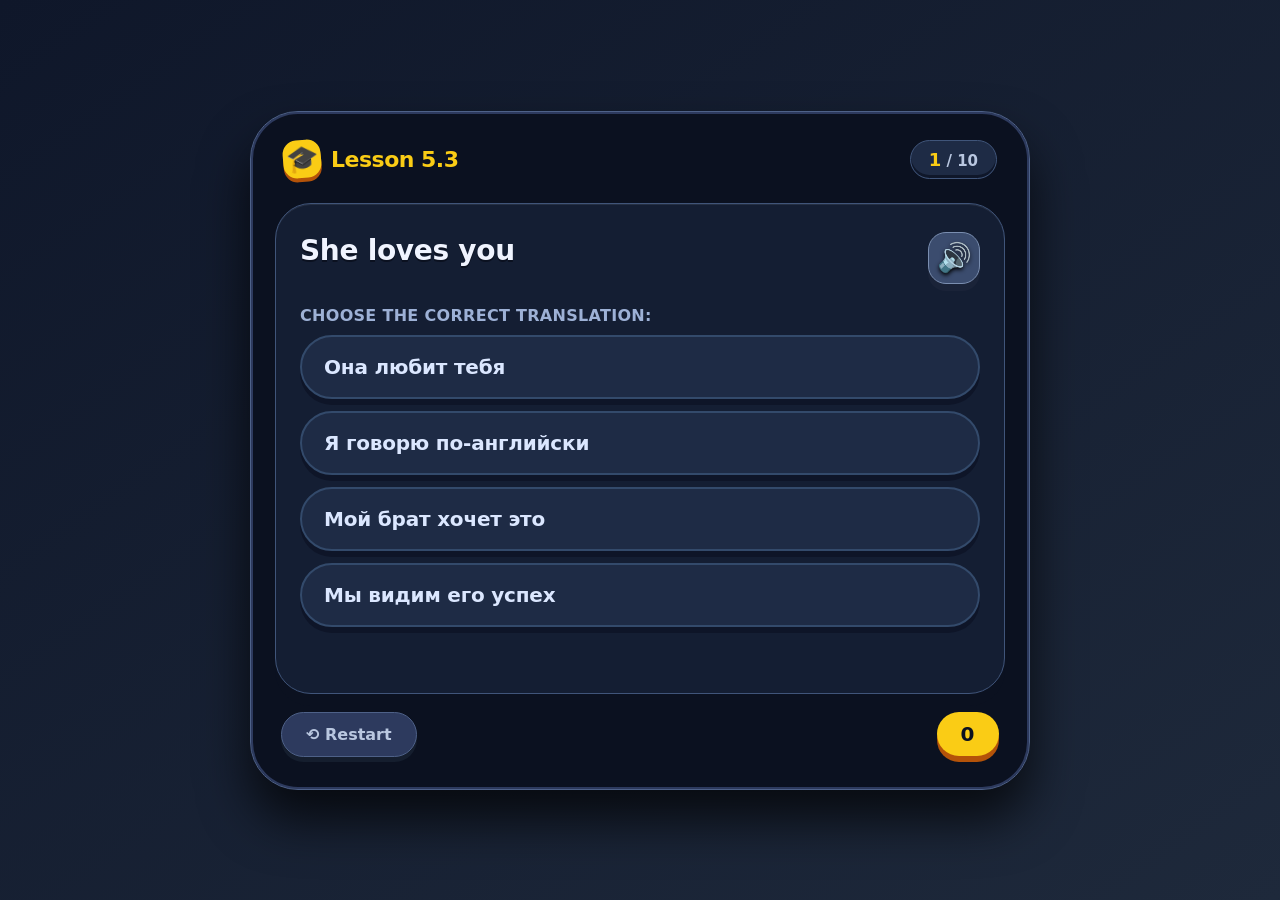
<file: projects/lesson5_3.html>
<!DOCTYPE html>
<html lang="en">
<head>
  <meta charset="UTF-8">
  <meta name="viewport" content="width=device-width, initial-scale=1.0">
  <title>🇬🇧 Duolingo‑style: Lesson 5.3 quiz</title>
  <style>
    * {
      margin: 0;
      padding: 0;
      box-sizing: border-box;
      font-family: system-ui, 'Segoe UI', Roboto, 'Helvetica Neue', sans-serif;
    }
    body {
      background: linear-gradient(145deg, #0f172a 0%, #1e293b 100%);
      min-height: 100vh;
      display: flex;
      align-items: center;
      justify-content: center;
      padding: 16px;
    }
    .game-container {
      background: #0b1120;
      max-width: 780px;
      width: 100%;
      border-radius: 48px;
      padding: 28px 24px 32px;
      box-shadow: 0 30px 50px rgba(0, 0, 0, 0.7), 0 0 0 2px #2d3a5e inset;
      border: 1px solid #4e6188;
    }
    /* header */
    .top-bar {
      display: flex;
      align-items: center;
      justify-content: space-between;
      margin-bottom: 24px;
      padding: 0 8px;
    }
    .logo {
      display: flex;
      align-items: center;
      gap: 10px;
      color: #facc15;
      font-weight: 800;
      font-size: 22px;
      letter-spacing: -0.5px;
    }
    .logo span {
      background: #facc15;
      color: #0b1120;
      width: 38px;
      height: 38px;
      display: flex;
      align-items: center;
      justify-content: center;
      border-radius: 14px;
      font-size: 26px;
      transform: rotate(-5deg);
      box-shadow: 0 4px 0 #b45309;
    }
    .progress-indicator {
      background: #1e2b45;
      padding: 8px 18px;
      border-radius: 40px;
      color: #b9c7e0;
      font-weight: 600;
      font-size: 15px;
      border: 1px solid #40557a;
      box-shadow: inset 0 -3px 0 #0f172a;
    }
    .progress-indicator strong {
      color: #facc15;
      font-size: 18px;
    }
    /* card */
    .quiz-card {
      background: #141e33;
      border-radius: 36px;
      padding: 28px 24px 20px;
      border: 1px solid #40557a;
      box-shadow: 0 12px 0 #0b1120, inset 0 1px 0 rgba(255, 255, 255, 0.08);
      margin-bottom: 18px;
    }
    .sentence-box {
      display: flex;
      align-items: flex-start;
      gap: 14px;
      margin-bottom: 22px;
    }
    .sentence-text {
      font-size: 28px;
      line-height: 1.35;
      font-weight: 700;
      color: #f0f4ff;
      letter-spacing: -0.3px;
      text-shadow: 0 2px 0 #0b1120;
      flex: 1;
      word-break: break-word;
    }
    .audio-btn {
      background: #3b4c6e;
      border: none;
      width: 52px;
      height: 52px;
      border-radius: 18px;
      font-size: 28px;
      cursor: pointer;
      display: flex;
      align-items: center;
      justify-content: center;
      box-shadow: 0 7px 0 #1a2338;
      transition: all 0.07s;
      color: white;
      flex-shrink: 0;
      border: 1px solid #7a8eb0;
    }
    .audio-btn:active {
      transform: translateY(5px);
      box-shadow: 0 2px 0 #1a2338;
    }
    .audio-btn:hover {
      background: #4e6a94;
    }
    .prompt {
      color: #9db1d6;
      font-weight: 600;
      font-size: 16px;
      margin-bottom: 10px;
      letter-spacing: 0.3px;
      text-transform: uppercase;
    }
    /* options */
    .options {
      display: flex;
      flex-direction: column;
      gap: 12px;
      margin-top: 8px;
    }
    .option {
      background: #1e2b45;
      border: 2px solid #334a6b;
      border-radius: 40px;
      padding: 18px 22px;
      font-size: 20px;
      font-weight: 600;
      color: #dbe7ff;
      cursor: pointer;
      transition: all 0.1s;
      box-shadow: 0 6px 0 #0e1528;
      display: flex;
      align-items: center;
      gap: 12px;
      letter-spacing: -0.2px;
      border-bottom-width: 2px;
    }
    .option:active {
      transform: translateY(4px);
      box-shadow: 0 2px 0 #0e1528;
    }
    .option.correct {
      background: #3f8f4b;
      border-color: #7bdc8b;
      box-shadow: 0 6px 0 #1d5326;
      color: white;
    }
    .option.wrong {
      background: #b13e4a;
      border-color: #e57c87;
      box-shadow: 0 6px 0 #6e1f28;
      color: white;
    }
    .option.disabled {
      pointer-events: none;
      opacity: 0.7;
    }
    /* feedback & footer */
    .feedback-message {
      text-align: center;
      font-weight: 700;
      font-size: 18px;
      min-height: 30px;
      margin: 12px 0 4px;
      color: #facc15;
      text-shadow: 0 2px 0 #0b1120;
    }
    .footer {
      display: flex;
      justify-content: space-between;
      align-items: center;
      padding: 0 6px;
    }
    .restart-btn {
      background: #2d3a5e;
      color: #b9c7e0;
      border: none;
      border-radius: 30px;
      padding: 12px 24px;
      font-weight: 700;
      font-size: 16px;
      cursor: pointer;
      box-shadow: 0 5px 0 #151e2e;
      transition: all 0.08s;
      border: 1px solid #4e6188;
    }
    .restart-btn:active {
      transform: translateY(4px);
      box-shadow: 0 1px 0 #151e2e;
    }
    .score-badge {
      background: #facc15;
      color: #0b1120;
      padding: 10px 24px;
      border-radius: 40px;
      font-weight: 800;
      font-size: 20px;
      box-shadow: 0 6px 0 #b45309;
      letter-spacing: 0.5px;
    }
    .finished-screen {
      text-align: center;
      padding: 18px 8px;
    }
    .finished-screen h2 {
      font-size: 42px;
      color: #facc15;
      font-weight: 800;
      margin-bottom: 8px;
      text-shadow: 0 4px 0 #7c5c0a;
    }
    .finished-screen p {
      color: #b9c7e0;
      font-size: 20px;
      margin-bottom: 24px;
    }
    .big-emoji {
      font-size: 70px;
      display: block;
      margin-bottom: 6px;
    }
    /* hidden */
    .hidden {
      display: none !important;
    }
    /* audio emoji small size */
    .speaker-emoji {
      font-size: 28px;
      filter: drop-shadow(0 2px 2px black);
    }
  </style>
</head>
<body>
<div class="game-container">
  <!-- top bar -->
  <div class="top-bar">
    <div class="logo">
      <span>🎓</span> Lesson 5.3
    </div>
    <div class="progress-indicator">
      <strong id="progressCounter">1</strong> / 10
    </div>
  </div>

  <!-- quiz area -->
  <div id="quizArea">
    <div class="quiz-card">
      <div class="sentence-box">
        <div class="sentence-text" id="englishSentence">I have a family</div>
        <button class="audio-btn" id="audioBtn" title="Listen pronunciation">
          <span class="speaker-emoji">🔊</span>
        </button>
      </div>
      <div class="prompt">Choose the correct translation:</div>
      <div class="options" id="optionsContainer"></div>
      <div class="feedback-message" id="feedbackMsg"></div>
    </div>
    <div class="footer">
      <button class="restart-btn" id="restartBtn">⟲ Restart</button>
      <div class="score-badge" id="scoreDisplay">0</div>
    </div>
  </div>

  <!-- finished screen -->
  <div id="finishedScreen" class="finished-screen hidden">
    <span class="big-emoji">🎉</span>
    <h2>Lesson complete!</h2>
    <p id="finalScoreMsg">You scored 8 out of 10</p>
    <button class="restart-btn" id="playAgainBtn" style="font-size: 20px; padding: 16px 40px;">PLAY AGAIN</button>
  </div>
</div>

<script>
  (function() {
    // ------------------------------
    // 60 sentences from the lesson
    // ------------------------------
    const allSentences = [
      { en: "I have a family", ru: "У меня есть семья" },
      { en: "I work here", ru: "Я работаю здесь" },
      { en: "This lesson seems interesting", ru: "Этот урок кажется интересным" },
      { en: "She does it very well", ru: "Она делает это очень хорошо" },
      { en: "My friend thinks so", ru: "Мой друг так думает" },
      { en: "She loves you", ru: "Она любит тебя" },
      { en: "Our boss knows it", ru: "Наш босс знает это" },
      { en: "It looks interesting", ru: "Это выглядит интересным" },
      { en: "My brother wants it", ru: "Мой брат хочет это" },
      { en: "All your ideas seem very interesting", ru: "Все твои идеи кажутся очень интересными" },
      { en: "He loves you", ru: "Он любит тебя" },
      { en: "We remember it", ru: "Мы помним это" },
      { en: "My brother tries to do it", ru: "Мой брат пытается сделать это" },
      { en: "My sister lives there", ru: "Моя сестра живёт там" },
      { en: "I work there", ru: "Я работаю там" },
      { en: "I understand those people", ru: "Я понимаю тех людей" },
      { en: "She always does it well", ru: "Она всегда делает это хорошо" },
      { en: "I live in this country", ru: "Я живу в этой стране" },
      { en: "I live in this city", ru: "Я живу в этом городе" },
      { en: "She teaches it", ru: "Она преподаёт это" },
      { en: "I think so", ru: "Я так думаю" },
      { en: "She also thinks so", ru: "Она тоже так думает" },
      { en: "He tries to do it", ru: "Он пытается сделать это" },
      { en: "He lives in this country", ru: "Он живёт в этой стране" },
      { en: "His idea seems very interesting", ru: "Его идея кажется очень интересной" },
      { en: "His lessons seem very useful", ru: "Его уроки кажутся очень полезными" },
      { en: "He also works here", ru: "Он также работает здесь" },
      { en: "She goes to school", ru: "Она ходит в школу" },
      { en: "I read English books", ru: "Я читаю английские книги" },
      { en: "She helps me", ru: "Она помогает мне" },
      { en: "He also knows it", ru: "Он тоже это знает" },
      { en: "We see his success", ru: "Мы видим его успех" },
      { en: "She often goes to the park", ru: "Она часто ходит в парк" },
      { en: "That offer seems strange", ru: "Это предложение кажется странным" },
      { en: "He has an offer", ru: "У него есть предложение" },
      { en: "Their ideas seem very interesting", ru: "Их идеи кажутся очень интересными" },
      { en: "She always does it on time", ru: "Она всегда делает это вовремя" },
      { en: "He sees that mistake", ru: "Он видит эту ошибку" },
      { en: "She watches TV", ru: "Она смотрит телевизор" },
      { en: "She wants more", ru: "Она хочет большего" },
      { en: "I work", ru: "Я работаю" },
      { en: "Her words seem strange", ru: "Её слова кажутся странными" },
      { en: "He often plays computer games", ru: "Он часто играет в компьютерные игры" },
      { en: "He goes to work", ru: "Он идёт на работу" },
      { en: "She lives in that place", ru: "Она живёт в этом месте" },
      { en: "He understands you very well", ru: "Он очень хорошо тебя понимает" },
      { en: "They go to work", ru: "Они идут на работу" },
      { en: "You always say it", ru: "Ты всегда это говоришь" },
      { en: "This lesson helps me", ru: "Этот урок помогает мне" },
      { en: "They often go to the cinema", ru: "Они часто ходят в кино" },
      { en: "These lessons seem very useful", ru: "Эти уроки кажутся очень полезными" },
      { en: "They help me", ru: "Они помогают мне" },
      { en: "I speak English", ru: "Я говорю по-английски" },
      { en: "He sometimes wants to do it", ru: "Иногда ему хочется это сделать" },
      { en: "I understand everything", ru: "Я всё понимаю" },
      { en: "She lives in this place", ru: "Она живёт в этом месте" },
      { en: "I read in English", ru: "Я читаю на английском" },
      { en: "He says interesting things", ru: "Он говорит интересные вещи" },
      { en: "We see their success", ru: "Мы видим их успех" },
      { en: "I know this word", ru: "Я знаю это слово" }
    ];

    // ---------- Game state ----------
    let currentQuestions = [];          // 10 random { en, ru }
    let currentIndex = 0;
    let score = 0;
    let canAnswer = true;
    let currentCorrectAnswer = '';
    let currentOptions = [];

    // DOM elements
    const quizArea = document.getElementById('quizArea');
    const finishedScreen = document.getElementById('finishedScreen');
    const englishSentenceEl = document.getElementById('englishSentence');
    const optionsContainer = document.getElementById('optionsContainer');
    const feedbackMsg = document.getElementById('feedbackMsg');
    const progressCounter = document.getElementById('progressCounter');
    const scoreDisplay = document.getElementById('scoreDisplay');
    const audioBtn = document.getElementById('audioBtn');
    const restartBtn = document.getElementById('restartBtn');
    const playAgainBtn = document.getElementById('playAgainBtn');
    const finalScoreMsg = document.getElementById('finalScoreMsg');

    // ---------- Utility: shuffle ----------
    function shuffleArray(arr) {
      for (let i = arr.length - 1; i > 0; i--) {
        const j = Math.floor(Math.random() * (i + 1));
        [arr[i], arr[j]] = [arr[j], arr[i]];
      }
      return arr;
    }

    // ---------- Pick 10 random sentences ----------
    function pickRandomSentences(count = 10) {
      const shuffledAll = shuffleArray([...allSentences]);
      return shuffledAll.slice(0, count);
    }

    // ---------- Generate 3 wrong russian options (distractors) ----------
    function generateOptions(correctRu) {
      // collect all russian translations except the correct one
      const allRu = allSentences.map(s => s.ru).filter(ru => ru !== correctRu);
      // remove duplicates (in case of repeated russian) then shuffle and take 3
      const uniqueDistractors = [...new Set(allRu)];
      const shuffledDistractors = shuffleArray([...uniqueDistractors]);
      const selectedDistractors = shuffledDistractors.slice(0, 3);
      const opts = [correctRu, ...selectedDistractors];
      return shuffleArray(opts);
    }

    // ---------- Speak English sentence using SpeechSynthesis ----------
    function speakEnglish(text) {
      if (!window.speechSynthesis) {
        alert('Speech synthesis not supported in your browser.');
        return;
      }
      // cancel any ongoing speech
      window.speechSynthesis.cancel();
      const utterance = new SpeechSynthesisUtterance(text);
      utterance.lang = 'en-US';
      utterance.rate = 0.9;
      utterance.pitch = 1;
      utterance.volume = 1;
      // optional: choose a voice if available
      const voices = window.speechSynthesis.getVoices();
      const enVoice = voices.find(v => v.lang.startsWith('en'));
      if (enVoice) utterance.voice = enVoice;
      window.speechSynthesis.speak(utterance);
    }

    // ---------- Load a question (by index) ----------
    function loadQuestion(index) {
      if (index >= currentQuestions.length) {
        finishGame();
        return;
      }

      canAnswer = true;
      const q = currentQuestions[index];
      currentCorrectAnswer = q.ru;
      englishSentenceEl.textContent = q.en;
      progressCounter.textContent = index + 1;

      // generate options and store them
      currentOptions = generateOptions(q.ru);
      // render option buttons
      optionsContainer.innerHTML = '';
      currentOptions.forEach((optText) => {
        const btn = document.createElement('div');
        btn.classList.add('option');
        btn.textContent = optText;
        btn.dataset.value = optText;
        btn.addEventListener('click', () => handleOptionClick(btn, optText));
        optionsContainer.appendChild(btn);
      });

      // clear feedback
      feedbackMsg.textContent = '';
      // remove disabled class from all options (fresh)
      document.querySelectorAll('.option').forEach(el => {
        el.classList.remove('correct', 'wrong', 'disabled');
      });
    }

    // ---------- Handle option click ----------
    function handleOptionClick(btn, selectedText) {
      if (!canAnswer) return;
      canAnswer = false;

      const isCorrect = (selectedText === currentCorrectAnswer);
      const allOptions = document.querySelectorAll('.option');

      // disable all options
      allOptions.forEach(el => el.classList.add('disabled'));

      if (isCorrect) {
        btn.classList.add('correct');
        score++;
        feedbackMsg.textContent = '✅ Correct! Great job!';
        scoreDisplay.textContent = score;
      } else {
        btn.classList.add('wrong');
        // highlight the correct one
        allOptions.forEach(el => {
          if (el.dataset.value === currentCorrectAnswer) {
            el.classList.add('correct');
          }
        });
        feedbackMsg.textContent = `❌ Oops! Correct answer: ${currentCorrectAnswer}`;
      }

      // move to next question after delay
      setTimeout(() => {
        currentIndex++;
        if (currentIndex < currentQuestions.length) {
          loadQuestion(currentIndex);
        } else {
          finishGame();
        }
      }, 1300);
    }

    // ---------- Finish game ----------
    function finishGame() {
      quizArea.classList.add('hidden');
      finishedScreen.classList.remove('hidden');
      finalScoreMsg.textContent = `You scored ${score} out of ${currentQuestions.length}`;
    }

    // ---------- Reset & start new game ----------
    function startNewGame() {
      // reset state
      currentQuestions = pickRandomSentences(10);
      currentIndex = 0;
      score = 0;
      canAnswer = true;
      scoreDisplay.textContent = '0';

      // show quiz area, hide finished
      quizArea.classList.remove('hidden');
      finishedScreen.classList.add('hidden');

      // load first question
      loadQuestion(0);
    }

    // ---------- Event listeners ----------
    audioBtn.addEventListener('click', () => {
      const englishText = englishSentenceEl.textContent;
      if (englishText) speakEnglish(englishText);
    });

    restartBtn.addEventListener('click', () => {
      startNewGame();
    });

    playAgainBtn.addEventListener('click', () => {
      startNewGame();
    });

    // Preload voices (some browsers need this)
    if (window.speechSynthesis) {
      window.speechSynthesis.getVoices();
    }

    // ---------- Initialize game ----------
    startNewGame();
  })();
</script>
</body>
</html>
</file>
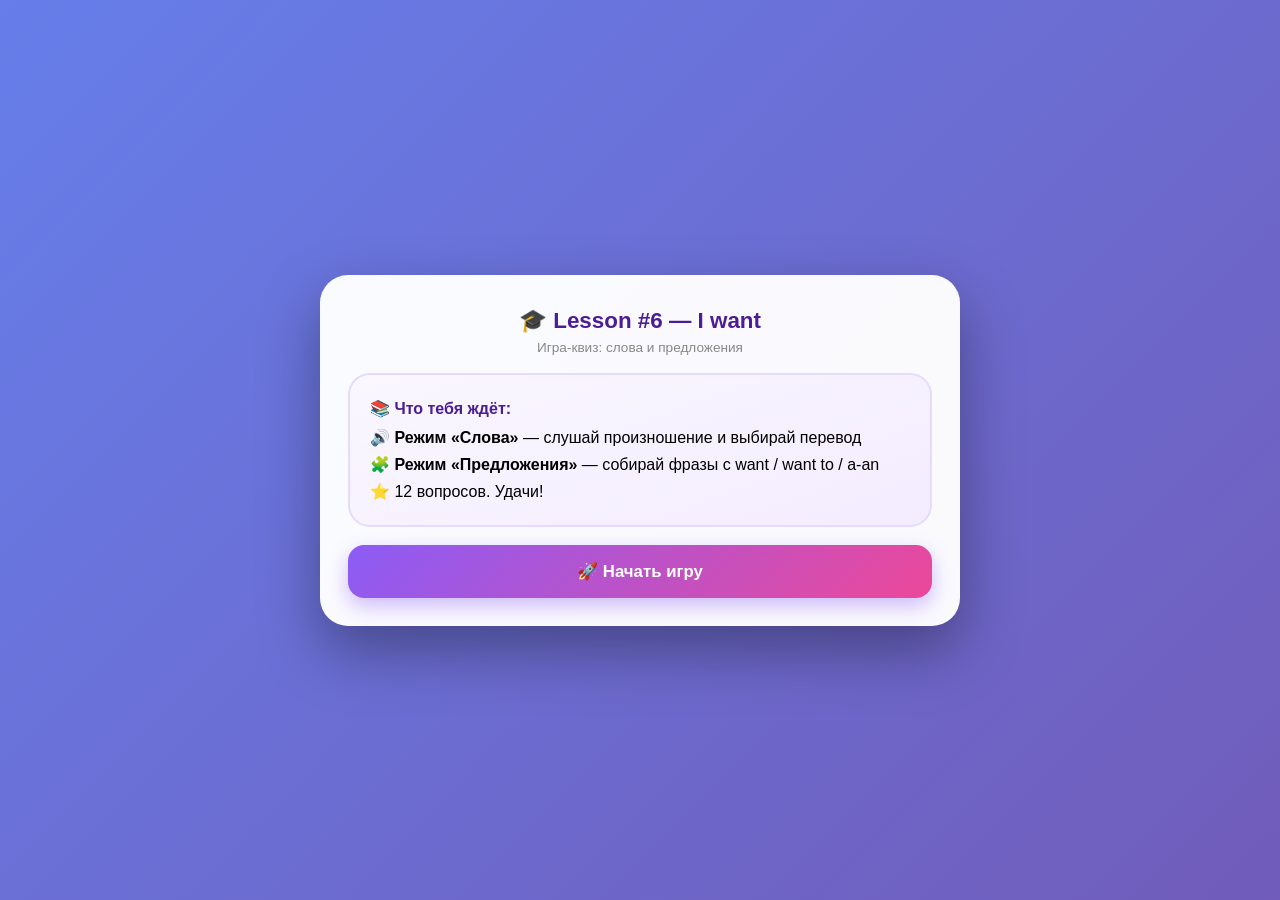
<file: projects/lesson6.html>
<!DOCTYPE html>
<html lang="ru">
<head>
<meta charset="UTF-8">
<meta name="viewport" content="width=device-width, initial-scale=1.0">
<title>English Quiz — Lesson 6: I want</title>
<style>
  * { margin:0; padding:0; box-sizing:border-box; font-family:'Segoe UI', Tahoma, sans-serif; }
  body {
    min-height:100vh;
    background: linear-gradient(135deg, #667eea 0%, #764ba2 50%, #f093fb 100%);
    background-size: 300% 300%;
    animation: bgShift 12s ease infinite;
    display:flex; justify-content:center; align-items:center;
    padding:20px;
  }
  @keyframes bgShift {
    0%{background-position:0% 50%}
    50%{background-position:100% 50%}
    100%{background-position:0% 50%}
  }
  .app {
    width:100%; max-width:640px;
    background:rgba(255,255,255,0.97);
    border-radius:28px;
    box-shadow:0 25px 60px rgba(0,0,0,0.35);
    padding:32px 28px 28px;
    position:relative;
    overflow:hidden;
    animation: popIn .6s cubic-bezier(.2,1.4,.4,1);
  }
  @keyframes popIn {
    from { transform:scale(.8) translateY(40px); opacity:0; }
    to { transform:scale(1) translateY(0); opacity:1; }
  }
  h1 { font-size:1.4rem; color:#4c1d95; text-align:center; margin-bottom:6px; }
  .subtitle { text-align:center; color:#888; font-size:.85rem; margin-bottom:18px; }

  /* Прогресс */
  .progress-wrap { display:flex; align-items:center; gap:10px; margin-bottom:18px; }
  .progress-bar {
    flex:1; height:12px; background:#e9e4f5; border-radius:20px; overflow:hidden;
  }
  .progress-fill {
    height:100%; width:0%;
    background: linear-gradient(90deg,#8b5cf6,#ec4899);
    border-radius:20px;
    transition: width .5s cubic-bezier(.4,0,.2,1);
  }
  .progress-text { font-size:.8rem; color:#7c3aed; font-weight:700; min-width:44px; }

  /* Карточка */
  .card {
    background:linear-gradient(160deg,#faf7ff,#f3ecff);
    border:2px solid #e5dbff;
    border-radius:22px;
    padding:24px 20px;
    text-align:center;
    margin-bottom:18px;
    animation: fadeUp .4s ease;
  }
  @keyframes fadeUp { from{opacity:0; transform:translateY(14px)} to{opacity:1; transform:translateY(0)} }

  .word-eng {
    font-size:2.2rem; font-weight:800; color:#4c1d95;
    margin-bottom:8px; letter-spacing:.5px;
  }
  .word-ru-hint { font-size:.95rem; color:#a78bfa; margin-bottom:12px; }
  .speak-btn {
    background:linear-gradient(135deg,#8b5cf6,#6366f1);
    border:none; color:white; font-size:1.2rem;
    width:56px; height:56px; border-radius:50%;
    cursor:pointer; box-shadow:0 6px 18px rgba(139,92,246,.45);
    transition: transform .15s, box-shadow .15s;
  }
  .speak-btn:hover { transform:scale(1.1); box-shadow:0 8px 24px rgba(139,92,246,.65); }
  .speak-btn:active { transform:scale(.92); }

  /* Варианты */
  .options { display:grid; gap:12px; margin-bottom:8px; }
  .option-btn {
    padding:16px 18px; border-radius:16px; border:2px solid #e5dbff;
    background:white; font-size:1.05rem; font-weight:600; color:#4c1d95;
    cursor:pointer; text-align:left;
    transition: all .2s;
    display:flex; align-items:center; gap:12px;
  }
  .option-btn:hover:not(:disabled) { border-color:#a78bfa; transform:translateX(4px); background:#faf7ff; }
  .option-btn:disabled { cursor:default; }
  .option-btn.correct { background:linear-gradient(135deg,#d1fae5,#a7f3d0); border-color:#10b981; color:#065f46; animation: correctPop .4s; }
  .option-btn.wrong { background:linear-gradient(135deg,#fee2e2,#fecaca); border-color:#ef4444; color:#991b1b; animation: shake .4s; }
  @keyframes correctPop { 0%{transform:scale(1)} 50%{transform:scale(1.04)} 100%{transform:scale(1)} }
  @keyframes shake { 0%,100%{transform:translateX(0)} 25%{transform:translateX(-8px)} 75%{transform:translateX(8px)} }

  .badge { display:inline-block; background:#ede9fe; color:#7c3aed; font-size:.75rem; font-weight:700; padding:4px 12px; border-radius:20px; margin-bottom:12px; }

  /* Сборка предложения */
  .sentence-build {
    min-height:64px; background:white; border:2px dashed #c4b5fd;
    border-radius:16px; padding:12px; display:flex; flex-wrap:wrap; gap:8px;
    align-items:center; margin-bottom:14px;
  }
  .sentence-build.filled { border-style:solid; }
  .word-chip {
    background:linear-gradient(135deg,#8b5cf6,#6366f1); color:white;
    padding:8px 16px; border-radius:12px; font-weight:700; font-size:1rem;
    cursor:pointer; animation: chipIn .25s ease;
    box-shadow:0 4px 10px rgba(99,102,241,.35);
  }
  .word-chip:active { transform:scale(.94); }
  @keyframes chipIn { from{transform:scale(.6); opacity:0} to{transform:scale(1); opacity:1} }

  .word-bank {
    display:flex; flex-wrap:wrap; gap:10px; justify-content:center; margin-bottom:18px; min-height:50px;
  }
  .bank-chip {
    background:white; border:2px solid #d8ccfa; color:#4c1d95;
    padding:10px 18px; border-radius:12px; font-weight:600; font-size:1rem;
    cursor:pointer; transition: all .18s;
    box-shadow:0 3px 8px rgba(139,92,246,.15);
  }
  .bank-chip:hover { border-color:#8b5cf6; transform:translateY(-3px); box-shadow:0 6px 14px rgba(139,92,246,.35); }
  .bank-chip.hidden { opacity:0; pointer-events:none; transform:scale(.7); }

  .translation-hint { font-size:.95rem; color:#9333ea; font-weight:600; margin-bottom:6px; text-align:center; }
  .translate-label { font-size:.75rem; color:#aaa; text-transform:uppercase; letter-spacing:1px; margin-bottom:4px; text-align:center; }

  /* Кнопки */
  .btn-main {
    width:100%; padding:16px; border:none; border-radius:16px;
    font-size:1.05rem; font-weight:800; cursor:pointer; color:white;
    background:linear-gradient(135deg,#8b5cf6,#ec4899);
    box-shadow:0 8px 20px rgba(139,92,246,.4);
    transition: transform .15s, box-shadow .15s;
  }
  .btn-main:hover:not(:disabled) { transform:translateY(-2px); box-shadow:0 12px 26px rgba(139,92,246,.55); }
  .btn-main:active:not(:disabled) { transform:scale(.97); }
  .btn-main:disabled { opacity:.45; cursor:not-allowed; box-shadow:none; }

  /* Финальный экран */
  .final { text-align:center; animation: fadeUp .5s ease; }
  .final-emoji { font-size:4.5rem; animation: bounce 1.2s infinite; display:block; margin:10px 0; }
  @keyframes bounce { 0%,100%{transform:translateY(0)} 50%{transform:translateY(-16px)} }
  .final h2 { font-size:1.8rem; color:#4c1d95; margin-bottom:10px; }
  .final-score { font-size:3rem; font-weight:900; background:linear-gradient(135deg,#8b5cf6,#ec4899); -webkit-background-clip:text; background-clip:text; color:transparent; margin:10px 0; }
  .final-msg { color:#666; margin-bottom:24px; font-size:1.05rem; }

  .feedback { text-align:center; font-weight:700; min-height:26px; font-size:1rem; margin-top:4px; }
  .feedback.ok { color:#059669; }
  .feedback.no { color:#dc2626; }

  .top-row { display:flex; justify-content:space-between; align-items:center; margin-bottom:14px; }
  .mode-tag { background:#ede9fe; color:#7c3aed; font-weight:700; font-size:.8rem; padding:6px 14px; border-radius:20px; }
  .score-tag { background:#fef3c7; color:#b45309; font-weight:800; font-size:.85rem; padding:6px 14px; border-radius:20px; }

  .hidden { display:none !important; }
</style>
</head>
<body>
<div class="app" id="app">
  <!-- ЭКРАН СТАРТА -->
  <div id="startScreen">
    <h1>🎓 Lesson #6 — I want</h1>
    <p class="subtitle">Игра-квиз: слова и предложения</p>
    <div class="card" style="text-align:left;">
      <p style="margin-bottom:10px; color:#4c1d95; font-weight:700;">📚 Что тебя ждёт:</p>
      <p style="margin-bottom:8px;">🔊 <b>Режим «Слова»</b> — слушай произношение и выбирай перевод</p>
      <p style="margin-bottom:8px;">🧩 <b>Режим «Предложения»</b> — собирай фразы с want / want to / a-an</p>
      <p>⭐ 12 вопросов. Удачи!</p>
    </div>
    <button class="btn-main" onclick="startGame()">🚀 Начать игру</button>
  </div>

  <!-- ЭКРАН ИГРЫ -->
  <div id="gameScreen" class="hidden">
    <div class="top-row">
      <span class="mode-tag" id="modeTag">Слова</span>
      <span class="score-tag" id="scoreTag">⭐ 0</span>
    </div>
    <div class="progress-wrap">
      <div class="progress-bar"><div class="progress-fill" id="progressFill"></div></div>
      <span class="progress-text" id="progressText">1/12</span>
    </div>

    <!-- Вопрос: слова -->
    <div id="wordQuestion">
      <div class="card">
        <div class="badge">Переведи слово</div>
        <div class="word-eng" id="wordEng">thing</div>
        <div class="word-ru-hint">🔊 нажми и послушай</div>
        <button class="speak-btn" id="speakBtn" title="Прослушать">🔊</button>
      </div>
      <div class="options" id="wordOptions"></div>
    </div>

    <!-- Вопрос: предложение -->
    <div id="sentenceQuestion" class="hidden">
      <div class="card">
        <div class="badge">Собери предложение</div>
        <div class="translate-label">Переведи на английский</div>
        <div class="translation-hint" id="ruSentence">Я хочу новую квартиру</div>
      </div>
      <div class="sentence-build" id="sentenceBuild"></div>
      <div class="word-bank" id="wordBank"></div>
    </div>

    <div class="feedback" id="feedback"></div>
    <button class="btn-main" id="checkBtn" onclick="checkAnswer()">✅ Проверить</button>
    <button class="btn-main hidden" id="nextBtn" onclick="nextQuestion()" style="margin-top:10px;">➡️ Далее</button>
  </div>

  <!-- ФИНАЛЬНЫЙ ЭКРАН -->
  <div id="finalScreen" class="hidden final">
    <span class="final-emoji" id="finalEmoji">🏆</span>
    <h2 id="finalTitle">Отлично!</h2>
    <div class="final-score" id="finalScore">0 / 12</div>
    <p class="final-msg" id="finalMsg"></p>
    <button class="btn-main" onclick="restartGame()">🔁 Играть снова</button>
  </div>
</div>

<script>
// ===== ДАННЫЕ =====
const WORDS = [
  { en:"thing", ru:["вещь","вещи"], wrong:["платье","квартира","работа"] },
  { en:"dress", ru:["платье"], wrong:["вещь","квартира","грамматика"] },
  { en:"flat", ru:["квартира"], wrong:["платье","вещь","работа"] },
  { en:"apartment", ru:["квартира"], wrong:["платье","вещь","свободно"] },
  { en:"improve", ru:["улучшить"], wrong:["выучить","проверить","купить"] },
  { en:"better", ru:["лучше"], wrong:["правильно","без","свободно"] },
  { en:"without", ru:["без"], wrong:["лучше","правильно","другой"] },
  { en:"grammar", ru:["грамматика"], wrong:["вещь","квартира","работа"] },
  { en:"correctly", ru:["правильно"], wrong:["свободно","без","лучше"] },
  { en:"learn", ru:["выучить","учить"], wrong:["проверить","улучшить","купить"] },
  { en:"fluently", ru:["свободно"], wrong:["правильно","без","лучше"] },
  { en:"abroad", ru:["за границу","за границей"], wrong:["квартира","работа","другой"] },
  { en:"another", ru:["другой"], wrong:["лучше","без","правильно"] },
  { en:"check", ru:["проверить"], wrong:["выучить","улучшить","купить"] },
  { en:"to buy", ru:["купить"], wrong:["проверить","выучить","улучшить"] },
  { en:"right now", ru:["прямо сейчас"], wrong:["ещё один раз","свободно","без"] },
  { en:"one more time", ru:["ещё один раз"], wrong:["прямо сейчас","свободно","лучше"] },
];

const SENTENCES = [
  { ru:"Я хочу новую квартиру.", tokens:["I","want","a","new","flat"] },
  { ru:"Я хочу хорошую машину.", tokens:["I","want","a","good","car"] },
  { ru:"Я действительно хочу это.", tokens:["I","really","want","it"] },
  { ru:"Я хочу знать это.", tokens:["I","want","to","know","it"] },
  { ru:"Я хочу улучшить мой английский.", tokens:["I","want","to","improve","my","English"] },
  { ru:"Я хочу говорить по-английски без ошибок.", tokens:["I","want","to","speak","English","without","mistakes"] },
  { ru:"Я хочу выучить английский быстро.", tokens:["I","want","to","learn","English","fast"] },
  { ru:"Я хочу иметь хорошую работу.", tokens:["I","want","to","have","a","good","job"] },
  { ru:"Я хочу быть счастливым.", tokens:["I","want","to","be","happy"] },
  { ru:"Она хочет сделать это прямо сейчас.", tokens:["She","wants","to","do","it","right","now"] },
  { ru:"Он хочет купить эту вещь.", tokens:["He","wants","to","buy","this","thing"] },
  { ru:"Мой друг хочет проверить это ещё один раз.", tokens:["My","friend","wants","to","check","it","one","more","time"] },
];

// ===== СОСТОЯНИЕ =====
let questions = [];
let current = 0;
let score = 0;
let answered = false;
let selectedChips = [];
let poolChips = [];

// ===== УТИЛИТЫ =====
function shuffle(a){ return a.map(v=>[Math.random(),v]).sort((x,y)=>x[0]-y[0]).map(v=>v[1]); }
function speak(text){
  if(!('speechSynthesis' in window)) return;
  window.speechSynthesis.cancel();
  const u = new SpeechSynthesisUtterance(text);
  u.lang = 'en-US'; u.rate = 0.85;
  window.speechSynthesis.speak(u);
}

// ===== СТАРТ =====
function startGame(){
  document.getElementById('startScreen').classList.add('hidden');
  document.getElementById('gameScreen').classList.remove('hidden');
  document.getElementById('finalScreen').classList.add('hidden');
  buildQuestions();
  current = 0; score = 0;
  document.getElementById('scoreTag').textContent = '⭐ 0';
  renderQuestion();
}

function buildQuestions(){
  // 6 слов + 6 предложений, перемешанные
  const wordQ = shuffle(WORDS).slice(0,6).map(w=>({type:'word', data:w}));
  const sentQ = shuffle(SENTENCES).slice(0,6).map(s=>({type:'sentence', data:s}));
  questions = shuffle([...wordQ, ...sentQ]);
}

function updateProgress(){
  const total = questions.length;
  document.getElementById('progressFill').style.width = (current/total*100) + '%';
  document.getElementById('progressText').textContent = (current+1)+'/'+total;
}

// ===== РЕНДЕР ВОПРОСА =====
function renderQuestion(){
  answered = false;
  selectedChips = [];
  document.getElementById('feedback').textContent = '';
  document.getElementById('feedback').className = 'feedback';
  document.getElementById('checkBtn').classList.remove('hidden');
  document.getElementById('checkBtn').disabled = false;
  document.getElementById('nextBtn').classList.add('hidden');

  const q = questions[current];
  updateProgress();

  if(q.type === 'word'){
    renderWord(q.data);
  } else {
    renderSentence(q.data);
  }
}

// --- Слова ---
function renderWord(w){
  document.getElementById('modeTag').textContent = '🔤 Слова';
  document.getElementById('wordQuestion').classList.remove('hidden');
  document.getElementById('sentenceQuestion').classList.add('hidden');

  document.getElementById('wordEng').textContent = w.en;
  document.getElementById('speakBtn').onclick = () => speak(w.en);

  // Собираем варианты: 1 правильный + 3 неправильных
  const correct = w.ru[0];
  const wrongs = shuffle(w.wrong).slice(0,3);
  const opts = shuffle([correct, ...wrongs]);

  const box = document.getElementById('wordOptions');
  box.innerHTML = '';
  opts.forEach(opt=>{
    const b = document.createElement('button');
    b.className = 'option-btn';
    b.textContent = opt;
    b.onclick = () => selectWordOption(b, opt === correct);
    box.appendChild(b);
  });

  // Автопроизношение через 300мс
  setTimeout(()=>speak(w.en), 300);
}

function selectWordOption(btn, isCorrect){
  if(answered) return;
  // подсветить правильный
  document.querySelectorAll('#wordOptions .option-btn').forEach(b=>b.disabled = true);
  if(isCorrect){
    btn.classList.add('correct');
    showFeedback(true);
    score++;
  } else {
    btn.classList.add('wrong');
    // показать правильный
    document.querySelectorAll('#wordOptions .option-btn').forEach(b=>{
      if(b.textContent === questions[current].data.ru[0]) b.classList.add('correct');
    });
    showFeedback(false);
  }
  finishQuestion();
}

// --- Предложения ---
function renderSentence(s){
  document.getElementById('modeTag').textContent = '🧩 Предложение';
  document.getElementById('wordQuestion').classList.add('hidden');
  document.getElementById('sentenceQuestion').classList.remove('hidden');

  document.getElementById('ruSentence').textContent = s.ru;

  // Перемешанные токены для банка
  poolChips = shuffle([...s.tokens]);
  selectedChips = [];
  drawBuild();
  drawBank();
}

function drawBuild(){
  const build = document.getElementById('sentenceBuild');
  build.innerHTML = '';
  if(selectedChips.length === 0){
    build.innerHTML = '<span style="color:#c4b5fd; font-size:.9rem; padding:8px;">Нажми на слова ниже 👇</span>';
    build.classList.remove('filled');
  } else {
    build.classList.add('filled');
    selectedChips.forEach((tok, i)=>{
      const chip = document.createElement('div');
      chip.className = 'word-chip';
      chip.textContent = tok;
      chip.onclick = () => removeChip(i);
      build.appendChild(chip);
    });
  }
  document.getElementById('checkBtn').disabled = selectedChips.length === 0;
}

function drawBank(){
  const bank = document.getElementById('wordBank');
  bank.innerHTML = '';
  poolChips.forEach((tok, i)=>{
    const chip = document.createElement('button');
    chip.className = 'bank-chip';
    chip.textContent = tok;
    chip.dataset.idx = i;
    chip.onclick = () => addChip(i);
    if(tok === null) chip.classList.add('hidden');
    bank.appendChild(chip);
  });
}

function addChip(i){
  if(answered) return;
  const tok = poolChips[i];
  if(tok === null) return;
  selectedChips.push(tok);
  poolChips[i] = null;
  drawBuild();
  drawBank();
}

function removeChip(selIdx){
  if(answered) return;
  const tok = selectedChips[selIdx];
  // найти первую "пустую" позицию в pool и вернуть
  // Проще: пересобрать pool из исходных токенов, но лучше хранить
  // Найдём индекс в исходном порядке — используем пустую ячейку
  selectedChips.splice(selIdx,1);
  // Вернуть токен в pool: найдём первый null и поставим
  // Но нужно сохранить исходный порядок? Не критично — просто пушим
  const emptyIdx = poolChips.indexOf(null);
  if(emptyIdx !== -1) poolChips[emptyIdx] = tok;
  else poolChips.push(tok);
  drawBuild();
  drawBank();
}

// ===== ПРОВЕРКА =====
function checkAnswer(){
  if(answered) return;
  const q = questions[current];

  if(q.type === 'word'){
    // уже обработано в selectWordOption
    return;
  }

  // sentence
  const userSentence = selectedChips.join(' ');
  const correctSentence = q.data.tokens.join(' ');
  const isCorrect = userSentence === correctSentence;

  document.getElementById('checkBtn').classList.add('hidden');
  document.getElementById('nextBtn').classList.remove('hidden');

  // Подсветка
  const build = document.getElementById('sentenceBuild');
  const chips = build.querySelectorAll('.word-chip');
  chips.forEach((c, i)=>{
    c.onclick = null;
    if(q.data.tokens[i] !== undefined && c.textContent === q.data.tokens[i]){
      c.style.background = 'linear-gradient(135deg,#10b981,#34d399)';
    } else {
      c.style.background = 'linear-gradient(135deg,#ef4444,#f87171)';
    }
  });

  if(isCorrect){
    showFeedback(true);
    score++;
  } else {
    showFeedback(false, 'Правильно: "' + correctSentence + '"');
  }
  finishQuestion(true);
}

function showFeedback(ok, extra){
  const fb = document.getElementById('feedback');
  fb.className = 'feedback ' + (ok ? 'ok' : 'no');
  if(ok){
    fb.textContent = ['✅ Отлично!','✅ Верно!','✅ Молодец!','✅ Супер!'][Math.floor(Math.random()*4)];
  } else {
    fb.textContent = '❌ ' + (extra || 'Попробуй ещё раз в следующий раз!');
  }
}

function finishQuestion(fromCheck){
  if(!answered){
    answered = true;
    document.getElementById('scoreTag').textContent = '⭐ ' + score;
  }
  if(fromCheck !== true){
    // для слов: показать кнопку Далее
    document.getElementById('checkBtn').classList.add('hidden');
    document.getElementById('nextBtn').classList.remove('hidden');
    document.getElementById('scoreTag').textContent = '⭐ ' + score;
  }
}

// ===== ДАЛЕЕ =====
function nextQuestion(){
  current++;
  if(current >= questions.length){
    showFinal();
    return;
  }
  renderQuestion();
}

function showFinal(){
  document.getElementById('gameScreen').classList.add('hidden');
  const final = document.getElementById('finalScreen');
  final.classList.remove('hidden');

  const total = questions.length;
  document.getElementById('finalScore').textContent = score + ' / ' + total;

  let emoji, title, msg;
  const pct = score/total;
  if(pct === 1){
    emoji='🏆'; title='Идеально!'; msg='Ты отлично знаешь конструкцию I want! Так держать! 🎉';
  } else if(pct >= 0.75){
    emoji='🌟'; title='Отличный результат!'; msg='Очень хорошо! Немного повтори — и будет идеально.';
  } else if(pct >= 0.5){
    emoji='👍'; title='Неплохо!'; msg='Хороший старт. Повтори правила a/an и want to — и всё получится!';
  } else {
    emoji='💪'; title='Есть над чем работать'; msg='Не сдавайся! Посмотри урок ещё раз и попробуй снова.';
  }
  document.getElementById('finalEmoji').textContent = emoji;
  document.getElementById('finalTitle').textContent = title;
  document.getElementById('finalMsg').textContent = msg;

  // конфетти из эмодзи
  if(pct >= 0.75) fireConfetti();
}

function fireConfetti(){
  const emojis = ['🎉','⭐','✨','🎊','💜','🏆'];
  for(let i=0;i<40;i++){
    const el = document.createElement('div');
    el.textContent = emojis[Math.floor(Math.random()*emojis.length)];
    el.style.cssText = `position:fixed;left:${Math.random()*100}vw;top:-40px;font-size:${18+Math.random()*22}px;pointer-events:none;z-index:9999;transition:transform ${2+Math.random()*2}s linear, opacity ${2+Math.random()*2}s linear;`;
    document.body.appendChild(el);
    requestAnimationFrame(()=>{
      el.style.transform = `translateY(110vh) rotate(${Math.random()*720-360}deg)`;
      el.style.opacity = '0';
    });
    setTimeout(()=>el.remove(), 5000);
  }
}

function restartGame(){
  document.getElementById('finalScreen').classList.add('hidden');
  startGame();
}

// Горячие клавиши: Enter — проверить/далее
document.addEventListener('keydown', e=>{
  if(e.key === 'Enter'){
    const next = document.getElementById('nextBtn');
    const check = document.getElementById('checkBtn');
    if(!next.classList.contains('hidden')) next.click();
    else if(!check.classList.contains('hidden') && !check.disabled) check.click();
  }
});
</script>
</body>
</html>
</file>
<file: projects/lesson7.1/styles.css>
@import url('https://fonts.googleapis.com/css2?family=Fredoka:wght@500;600;700&family=Nunito:wght@600;700;800;900&display=swap');

:root {
  --bg-deep: #050c1e;
  --bg-mid: #0b1b3a;
  --bg-card-top: rgba(22, 40, 74, 0.90);
  --bg-card-bot: rgba(12, 24, 48, 0.95);
  --cyan: #4fd1ff;
  --cyan-edge: #1b8cb8;
  --yellow: #ffd23f;
  --yellow-edge: #c29110;
  --green: #2fcf6b;
  --green-bright: #3fe07e;
  --green-edge: #1a9a4c;
  --orange: #ff9f43;
  --orange-edge: #c96a14;
  --pink: #ff6b9d;
  --pink-edge: #bd3566;
  --purple: #8b7bff;
  --purple-edge: #5342c7;
  --blue: #3a9bff;
  --blue-edge: #1f66c4;
  --opt-top: #264e86;
  --opt-bot: #193865;
  --opt-border: #3d73bc;
  --opt-edge: #11284a;
  --red-top: #ff6b81;
  --red-bot: #d6324f;
  --red-edge: #8f1a30;
  --spring: cubic-bezier(0.34, 1.56, 0.64, 1);
}

* {
  box-sizing: border-box;
  margin: 0;
  padding: 0;
  user-select: none;
  -webkit-tap-highlight-color: transparent;
}

html, body {
  width: 100%;
  height: 100%;
  overflow: hidden;
  background: var(--bg-deep);
  color: #ffffff;
  font-family: 'Nunito', -apple-system, BlinkMacSystemFont, sans-serif;
}

/* ================= APP CONTAINER & SCENE ================= */
.app {
  position: relative;
  width: 100vw;
  height: 100vh;
  overflow: hidden;
  display: flex;
  flex-direction: column;
  justify-content: space-between;
}

.scene-svg {
  position: absolute;
  inset: 0;
  width: 100%;
  height: 100%;
  object-fit: cover;
  z-index: 1;
}

/* Twinkling stars & shooting stars */
@keyframes twinkle {
  0%, 100% { opacity: 0.35; transform: scale(0.9); }
  50% { opacity: 1; transform: scale(1.15); }
}
.star-twinkle {
  animation: twinkle 3.2s infinite ease-in-out;
}
.star-twinkle.d2 { animation-delay: 1.1s; }
.star-twinkle.d3 { animation-delay: 2.3s; }

@keyframes floatBob {
  0%, 100% { transform: translateY(0px); }
  50% { transform: translateY(-6px); }
}

@keyframes pulseRing {
  0%, 100% { transform: scale(1); opacity: 0.65; }
  50% { transform: scale(1.08); opacity: 1; }
}

/* ================= INTERACTIVE MAP STATIONS ================= */
.map-layer {
  position: absolute;
  inset: 0;
  z-index: 4;
  pointer-events: none;
}

.station-hotspot {
  position: absolute;
  transform: translate(-50%, -50%);
  pointer-events: auto;
  cursor: pointer;
  display: flex;
  flex-direction: column;
  align-items: center;
  transition: transform 0.28s var(--spring);
}

.station-hotspot:hover {
  transform: translate(-50%, -54%) scale(1.06);
}

.station-hotspot:active {
  transform: translate(-50%, -48%) scale(0.97);
}

.station-pill {
  position: relative;
  background: rgba(255, 240, 232, 0.94);
  color: #1c2536;
  font-family: 'Fredoka', sans-serif;
  font-weight: 700;
  font-size: 16px;
  padding: 7px 16px;
  border-radius: 999px;
  box-shadow: 0 6px 18px rgba(0, 0, 0, 0.4), inset 0 2px 0 #ffffff;
  display: inline-flex;
  align-items: center;
  gap: 7px;
  white-space: nowrap;
  margin-bottom: 10px;
  border: 2px solid rgba(255, 255, 255, 0.6);
  transition: all 0.25s var(--spring);
}

.station-pill::after {
  content: '';
  position: absolute;
  bottom: -7px;
  left: 50%;
  transform: translateX(-50%);
  border-width: 7px 7px 0;
  border-style: solid;
  border-color: rgba(255, 240, 232, 0.94) transparent transparent;
}

.station-hotspot.is-recommended .station-pill {
  background: linear-gradient(180deg, #ffd84d, #ffaa2b);
  color: #231705;
  border-color: #fff3b0;
  box-shadow: 0 0 0 3px rgba(255, 210, 63, 0.35), 0 8px 20px rgba(0, 0, 0, 0.5);
  animation: floatBob 2.2s infinite ease-in-out;
}

.station-hotspot.is-recommended .station-pill::after {
  border-top-color: #ffaa2b;
}

.station-pointer {
  font-size: 20px;
  color: var(--yellow);
  filter: drop-shadow(0 3px 6px rgba(0,0,0,0.65));
  margin-bottom: 4px;
  animation: floatBob 1.3s infinite ease-in-out;
}

.station-click-zone {
  width: 120px;
  height: 85px;
  border-radius: 20px;
}

/* ================= ASTRONAUT TOBISH ON MAP ================= */
.astronaut-wrap {
  position: absolute;
  z-index: 5;
  width: 96px;
  height: 120px;
  transform: translate(-50%, -85%);
  transition: left 0.85s cubic-bezier(0.42, 0, 0.32, 1.15), top 0.85s cubic-bezier(0.42, 0, 0.32, 1.15);
  pointer-events: none;
  filter: drop-shadow(0 10px 14px rgba(0, 0, 0, 0.45));
}

.astronaut-wrap.is-walking .astro-body {
  animation: astroWalk 0.32s infinite alternate ease-in-out;
}

.astronaut-wrap.face-left svg {
  transform: scaleX(-1);
}

@keyframes astroWalk {
  0% { transform: translateY(0px) rotate(-4deg); }
  100% { transform: translateY(-9px) rotate(4deg); }
}

/* ================= TOP HUD BAR ================= */
.hud-top {
  position: relative;
  z-index: 10;
  padding: 12px 18px 0;
  display: flex;
  flex-direction: column;
  gap: 10px;
  pointer-events: none;
}

.hud-top > * {
  pointer-events: auto;
}

.res-grid {
  display: grid;
  grid-template-columns: repeat(5, 1fr);
  gap: 10px;
  width: 100%;
  max-width: 1380px;
  margin: 0 auto;
}

.res-pill {
  background: rgba(12, 22, 44, 0.86);
  backdrop-filter: blur(10px);
  border: 1.5px solid rgba(255, 255, 255, 0.12);
  border-radius: 18px;
  padding: 8px 14px 10px;
  box-shadow: 0 8px 20px rgba(0, 0, 0, 0.35), inset 0 1px 0 rgba(255, 255, 255, 0.12);
  cursor: pointer;
  transition: transform 0.2s var(--spring), border-color 0.2s;
}

.res-pill:hover {
  transform: translateY(-2px);
  border-color: rgba(255, 255, 255, 0.32);
}

.res-pill__top {
  display: flex;
  align-items: center;
  justify-content: space-between;
  gap: 8px;
  margin-bottom: 6px;
}

.res-pill__label {
  display: flex;
  align-items: center;
  gap: 6px;
  font-family: 'Fredoka', sans-serif;
  font-size: 14px;
  font-weight: 600;
  color: #d8e6ff;
  white-space: nowrap;
  overflow: hidden;
  text-overflow: ellipsis;
}

.res-pill__val {
  font-family: 'Fredoka', sans-serif;
  font-size: 20px;
  font-weight: 700;
  color: #ffffff;
}

.res-bar {
  width: 100%;
  height: 10px;
  background: rgba(255, 255, 255, 0.12);
  border-radius: 999px;
  overflow: hidden;
}

.res-bar__fill {
  height: 100%;
  border-radius: 999px;
  transition: width 0.5s var(--spring);
}

/* Sub-HUD row */
.hud-sub {
  display: flex;
  align-items: center;
  justify-content: space-between;
  width: 100%;
  max-width: 1380px;
  margin: 0 auto;
  flex-wrap: wrap;
  gap: 10px;
}

.hud-sub__left, .hud-sub__right {
  display: flex;
  align-items: center;
  gap: 10px;
  flex-wrap: wrap;
}

.hud-chip {
  background: rgba(12, 22, 44, 0.88);
  backdrop-filter: blur(10px);
  border: 1.5px solid rgba(255, 255, 255, 0.13);
  border-radius: 16px;
  padding: 8px 14px;
  min-height: 44px;
  display: inline-flex;
  align-items: center;
  gap: 8px;
  font-family: 'Fredoka', sans-serif;
  font-weight: 700;
  font-size: 16px;
  color: #ffffff;
  box-shadow: 0 6px 16px rgba(0, 0, 0, 0.35);
}

.hud-chip--btn {
  cursor: pointer;
  transition: transform 0.2s var(--spring), border-color 0.2s;
}

.hud-chip--btn:hover {
  transform: translateY(-2px) scale(1.03);
  border-color: var(--cyan);
}

.action-dots {
  display: inline-flex;
  align-items: center;
  gap: 6px;
}

.action-dot {
  width: 14px;
  height: 14px;
  border-radius: 50%;
  background: rgba(255, 255, 255, 0.2);
  transition: all 0.3s ease;
}

.action-dot.is-on {
  background: var(--yellow);
  box-shadow: 0 0 10px var(--yellow);
}

.action-left-txt {
  font-family: 'Nunito', sans-serif;
  font-size: 13px;
  font-weight: 800;
  color: #b8c7e0;
  margin-left: 4px;
}

/* Mission Pill */
.mission-wrap {
  width: 100%;
  max-width: 1380px;
  margin: 0 auto;
  display: flex;
}

.mission-pill {
  background: rgba(12, 22, 44, 0.90);
  backdrop-filter: blur(12px);
  border: 1.5px solid rgba(255, 255, 255, 0.15);
  border-radius: 18px;
  padding: 9px 16px;
  cursor: pointer;
  max-width: 540px;
  box-shadow: 0 8px 22px rgba(0, 0, 0, 0.4);
  transition: all 0.22s var(--spring);
}

.mission-pill:hover {
  border-color: rgba(255, 210, 63, 0.5);
}

.mission-pill__head {
  display: flex;
  align-items: center;
  gap: 10px;
  flex-wrap: wrap;
}

.mission-tag {
  font-family: 'Fredoka', sans-serif;
  font-weight: 700;
  font-size: 13px;
  color: var(--yellow);
  letter-spacing: 0.5px;
  text-transform: uppercase;
}

.mission-title {
  font-family: 'Fredoka', sans-serif;
  font-weight: 700;
  font-size: 16px;
  color: #ffffff;
}

.mission-badge {
  background: rgba(255, 255, 255, 0.12);
  padding: 3px 9px;
  border-radius: 999px;
  font-family: 'Fredoka', sans-serif;
  font-size: 13px;
  font-weight: 600;
  display: inline-flex;
  align-items: center;
  gap: 4px;
}

.mission-badge.is-done {
  background: rgba(63, 224, 126, 0.25);
  color: #8dffb8;
  border: 1px solid rgba(63, 224, 126, 0.5);
}

.mission-body {
  margin-top: 8px;
  padding-top: 8px;
  border-top: 1px solid rgba(255, 255, 255, 0.12);
  font-size: 14px;
  font-weight: 700;
  color: #cfe0ff;
  line-height: 1.4;
}

/* Bottom helper toast */
.bottom-toast-wrap {
  position: relative;
  z-index: 8;
  padding-bottom: 18px;
  display: flex;
  justify-content: center;
  pointer-events: none;
}

.bottom-toast {
  pointer-events: auto;
  background: rgba(18, 30, 54, 0.92);
  backdrop-filter: blur(10px);
  border: 1.5px solid rgba(255, 255, 255, 0.16);
  padding: 10px 22px;
  border-radius: 999px;
  font-family: 'Fredoka', sans-serif;
  font-size: 16px;
  font-weight: 600;
  color: #ffffff;
  box-shadow: 0 10px 26px rgba(0, 0, 0, 0.5);
  display: inline-flex;
  align-items: center;
  gap: 8px;
  cursor: pointer;
  transition: transform 0.2s var(--spring);
}

.bottom-toast:hover {
  transform: translateY(-2px) scale(1.02);
}

/* ================= CHUNKY 3D TACTILE BUTTONS (.mbtn) ================= */
.mbtn {
  --c: var(--green);
  --e: var(--green-edge);
  font-family: 'Fredoka', sans-serif;
  font-weight: 700;
  font-size: 18px;
  color: #ffffff;
  text-shadow: 0 2px 0 rgba(0, 0, 0, 0.22);
  background: linear-gradient(180deg, color-mix(in srgb, var(--c) 82%, #ffffff), var(--c));
  border: none;
  border-radius: 18px;
  min-height: 48px;
  padding: 10px 22px;
  cursor: pointer;
  display: inline-flex;
  align-items: center;
  justify-content: center;
  gap: 8px;
  box-shadow: 0 5px 0 var(--e), 0 10px 18px rgba(0, 0, 0, 0.35), inset 0 2px 0 rgba(255, 255, 255, 0.35);
  transition: transform 0.18s var(--spring), box-shadow 0.18s var(--spring), filter 0.18s;
}

.mbtn:hover:not(:disabled) {
  transform: translateY(-2px) scale(1.03);
  filter: brightness(1.05);
}

.mbtn:active:not(:disabled) {
  transform: translateY(3px);
  box-shadow: 0 2px 0 var(--e), 0 4px 10px rgba(0, 0, 0, 0.35), inset 0 2px 0 rgba(255, 255, 255, 0.25);
}

.mbtn:disabled {
  opacity: 0.5;
  cursor: not-allowed;
}

.mbtn--blue { --c: var(--blue); --e: var(--blue-edge); }
.mbtn--warn { --c: var(--orange); --e: var(--orange-edge); }
.mbtn--purple { --c: var(--purple); --e: var(--purple-edge); }
.mbtn--pink { --c: var(--pink); --e: var(--pink-edge); }
.mbtn--ghost {
  background: rgba(255, 255, 255, 0.14);
  --e: rgba(0, 0, 0, 0.35);
  box-shadow: 0 4px 0 rgba(0, 0, 0, 0.3), inset 0 1px 0 rgba(255, 255, 255, 0.25);
}

.mbtn--big {
  font-size: 24px;
  min-height: 62px;
  padding: 14px 36px;
  border-radius: 24px;
}

.mbtn--sm {
  font-size: 15px;
  min-height: 38px;
  padding: 6px 14px;
  border-radius: 13px;
}

/* ================= GLASSMORPHIC MODAL SHEET (.msheet) ================= */
.msheet {
  position: fixed;
  inset: 0;
  z-index: 50;
  background: radial-gradient(ellipse at center, rgba(5, 12, 30, 0.52), rgba(5, 12, 30, 0.84));
  backdrop-filter: blur(5px);
  display: flex;
  align-items: center;
  justify-content: center;
  padding: 18px;
  animation: fadeIn 0.22s ease-out;
}

@keyframes fadeIn {
  from { opacity: 0; }
  to { opacity: 1; }
}

@keyframes cardPop {
  from { opacity: 0; transform: scale(0.92) translateY(14px); }
  to { opacity: 1; transform: scale(1) translateY(0); }
}

.msheet__card {
  --tone: var(--yellow);
  width: min(670px, 100%);
  max-height: 90vh;
  overflow-y: auto;
  border-radius: 28px;
  padding: 24px 26px 24px;
  background: linear-gradient(180deg, var(--bg-card-top), var(--bg-card-bot));
  backdrop-filter: blur(16px);
  border: 1.5px solid rgba(255, 255, 255, 0.16);
  box-shadow:
    0 0 0 3px color-mix(in srgb, var(--tone) 22%, transparent),
    0 24px 60px rgba(0, 0, 0, 0.65),
    inset 0 1px 0 rgba(255, 255, 255, 0.2);
  animation: cardPop 0.3s var(--spring);
  color: #ffffff;
}

.msheet__card--wide {
  width: min(920px, 100%);
}

/* Custom scrollbar inside modal */
.msheet__card::-webkit-scrollbar {
  width: 8px;
}
.msheet__card::-webkit-scrollbar-track {
  background: rgba(255, 255, 255, 0.05);
  border-radius: 10px;
}
.msheet__card::-webkit-scrollbar-thumb {
  background: rgba(255, 255, 255, 0.25);
  border-radius: 10px;
}

/* Modal Header */
.ms__top {
  display: flex;
  align-items: center;
  justify-content: space-between;
  gap: 12px;
  margin-bottom: 14px;
}

.ms__badge {
  display: inline-flex;
  align-items: center;
  gap: 8px;
  padding: 6px 16px;
  border-radius: 999px;
  font-family: 'Fredoka', sans-serif;
  font-weight: 700;
  font-size: 15px;
  border: 2px solid var(--tone);
  background: color-mix(in srgb, var(--tone) 18%, rgba(15, 28, 55, 0.8));
  color: #ffffff;
}

.ms__top-right {
  display: flex;
  align-items: center;
  gap: 12px;
}

.ms__steps {
  display: flex;
  align-items: center;
  gap: 7px;
}

.ms__step-dash {
  width: 26px;
  height: 8px;
  border-radius: 999px;
  background: rgba(255, 255, 255, 0.2);
  transition: all 0.25s ease;
}

.ms__step-dash.is-active {
  background: var(--yellow);
  box-shadow: 0 0 8px rgba(255, 210, 63, 0.6);
}

.ms__close {
  width: 36px;
  height: 36px;
  border-radius: 50%;
  border: 1.5px solid rgba(255, 255, 255, 0.2);
  background: rgba(255, 255, 255, 0.08);
  color: #d6e4ff;
  font-size: 18px;
  font-weight: 800;
  cursor: pointer;
  display: inline-flex;
  align-items: center;
  justify-content: center;
  transition: all 0.2s var(--spring);
}

.ms__close:hover {
  background: rgba(255, 107, 129, 0.28);
  border-color: #ff6b81;
  color: #ffffff;
  transform: scale(1.08);
}

.ms__kicker {
  font-family: 'Fredoka', sans-serif;
  font-size: 13px;
  font-weight: 700;
  letter-spacing: 0.9px;
  text-transform: uppercase;
  color: #9db5dc;
  margin-bottom: 6px;
  display: flex;
  align-items: center;
  gap: 6px;
}

.ms__title {
  font-family: 'Fredoka', sans-serif;
  font-size: 28px;
  font-weight: 700;
  line-height: 1.2;
  margin-bottom: 16px;
  color: #ffffff;
}

/* Stat / Construction Callout Box (.ms__stat) */
.ms__stat {
  border-radius: 22px;
  border: 2px solid var(--tone);
  background: linear-gradient(90deg, color-mix(in srgb, var(--tone) 20%, rgba(16, 30, 58, 0.9)), rgba(25, 42, 74, 0.65));
  padding: 16px 20px;
  margin-bottom: 16px;
  display: flex;
  align-items: center;
  justify-content: space-between;
  gap: 16px;
  flex-wrap: wrap;
}

.ms__stat-main {
  display: flex;
  align-items: baseline;
  gap: 14px;
  flex-wrap: wrap;
}

.ms__stat-big {
  font-family: 'Fredoka', sans-serif;
  font-size: 34px;
  font-weight: 700;
  color: var(--tone);
  text-shadow: 0 3px 10px rgba(0, 0, 0, 0.35);
}

.ms__stat-sub {
  font-family: 'Nunito', sans-serif;
  font-size: 17px;
  font-weight: 800;
  color: #ffffff;
}

/* Translation comparison box */
.trans-grid {
  display: grid;
  grid-template-columns: 1fr 1fr;
  gap: 12px;
  margin-bottom: 16px;
}

.trans-box {
  background: rgba(10, 20, 42, 0.68);
  border: 1.5px solid rgba(255, 255, 255, 0.13);
  border-radius: 18px;
  padding: 13px 16px;
}

.trans-box__lbl {
  font-family: 'Fredoka', sans-serif;
  font-size: 12px;
  font-weight: 600;
  text-transform: uppercase;
  letter-spacing: 0.6px;
  color: #8ab4f8;
  margin-bottom: 5px;
  display: flex;
  align-items: center;
  gap: 6px;
}

.trans-box__txt {
  font-size: 17px;
  font-weight: 800;
  color: #f3f7ff;
  line-height: 1.35;
}

.ms__desc {
  font-size: 16.5px;
  font-weight: 700;
  line-height: 1.5;
  color: #dce8ff;
  margin-bottom: 16px;
}

.ms__source {
  border-radius: 16px;
  border: 1.5px solid rgba(79, 209, 255, 0.3);
  background: rgba(18, 45, 78, 0.55);
  padding: 11px 16px;
  font-size: 14.5px;
  font-weight: 700;
  color: #8fd8ff;
  margin-bottom: 18px;
  line-height: 1.4;
}

.ms__footer {
  display: flex;
  align-items: center;
  justify-content: space-between;
  gap: 12px;
  margin-top: 8px;
  flex-wrap: wrap;
}

/* ================= QUIZ STEP (.ms__peek, .ms__opt, .ms__hint, .ms__done) ================= */
.ms__peek {
  background: rgba(255, 255, 255, 0.09);
  border: 1.5px solid rgba(255, 255, 255, 0.2);
  color: #e5efff;
  font-family: 'Fredoka', sans-serif;
  font-size: 15px;
  font-weight: 600;
  padding: 8px 16px;
  border-radius: 999px;
  cursor: pointer;
  display: inline-flex;
  align-items: center;
  gap: 8px;
  margin-bottom: 12px;
  transition: all 0.2s ease;
}

.ms__peek:hover {
  background: rgba(255, 255, 255, 0.16);
}

.ms__peekbox {
  background: rgba(9, 18, 36, 0.82);
  border: 1.5px solid rgba(255, 255, 255, 0.12);
  border-radius: 18px;
  padding: 14px 18px;
  margin-bottom: 16px;
  animation: fadeIn 0.2s ease;
}

.ms__peekbox-hl {
  font-family: 'Fredoka', sans-serif;
  font-size: 18px;
  font-weight: 700;
  color: var(--yellow);
  margin-bottom: 6px;
}

.ms__q {
  font-family: 'Fredoka', sans-serif;
  font-size: 25px;
  font-weight: 700;
  color: #ffffff;
  margin-bottom: 16px;
  line-height: 1.28;
}

.ms__opts {
  display: flex;
  flex-direction: column;
  gap: 12px;
  margin-bottom: 16px;
}

.ms__opt {
  width: 100%;
  min-height: 60px;
  border-radius: 20px;
  padding: 11px 16px;
  background: linear-gradient(180deg, var(--opt-top), var(--opt-bot));
  border: 2px solid var(--opt-border);
  box-shadow: 0 5px 0 var(--opt-edge), 0 8px 16px rgba(0, 0, 0, 0.35);
  color: #ffffff;
  font-family: 'Nunito', sans-serif;
  font-size: 17.5px;
  font-weight: 800;
  text-align: left;
  cursor: pointer;
  display: flex;
  align-items: center;
  gap: 14px;
  transition: transform 0.18s var(--spring), box-shadow 0.18s var(--spring), background 0.2s;
}

.ms__opt:hover:not(:disabled) {
  transform: translateY(-2px);
  border-color: #6ea8ff;
}

.ms__opt:active:not(:disabled) {
  transform: translateY(3px);
  box-shadow: 0 2px 0 var(--opt-edge);
}

.ms__opt-let {
  width: 38px;
  height: 38px;
  border-radius: 12px;
  background: rgba(255, 255, 255, 0.15);
  font-family: 'Fredoka', sans-serif;
  font-size: 18px;
  font-weight: 700;
  display: inline-flex;
  align-items: center;
  justify-content: center;
  flex-shrink: 0;
}

.ms__opt.is-wrong {
  background: linear-gradient(180deg, var(--red-top), var(--red-bot));
  border-color: #ff9aa9;
  box-shadow: 0 5px 0 var(--red-edge);
  cursor: default;
}

.ms__opt.is-right {
  background: linear-gradient(180deg, var(--green-bright), #1fa84f);
  border-color: #9dffbf;
  box-shadow: 0 5px 0 #11703a, 0 0 20px rgba(63, 224, 126, 0.4);
  cursor: default;
}

.ms__opt.is-dim {
  opacity: 0.55;
  cursor: default;
}

/* Yellow Hint Card */
.ms__hint {
  background: rgba(255, 210, 63, 0.16);
  border: 2px solid var(--yellow);
  border-radius: 20px;
  padding: 14px 18px;
  color: #fff3b8;
  margin-top: 6px;
  animation: cardPop 0.25s var(--spring);
}

.ms__hint-title {
  font-family: 'Fredoka', sans-serif;
  font-size: 18px;
  font-weight: 700;
  color: #ffe270;
  margin-bottom: 4px;
}

.ms__hint-sub {
  font-size: 15px;
  font-weight: 700;
  color: #fff5cc;
}

/* Green Result Card */
.ms__done {
  background: rgba(47, 207, 107, 0.18);
  border: 2px solid var(--green-bright);
  border-radius: 22px;
  padding: 18px 20px;
  margin-top: 10px;
  animation: cardPop 0.28s var(--spring);
}

.ms__done-head {
  display: flex;
  align-items: center;
  justify-content: space-between;
  flex-wrap: wrap;
  gap: 10px;
  margin-bottom: 8px;
}

.ms__done-title {
  font-family: 'Fredoka', sans-serif;
  font-size: 22px;
  font-weight: 700;
  color: #ffffff;
}

.ms__rw {
  background: rgba(63, 224, 126, 0.28);
  border: 1.5px solid #9dffbf;
  color: #ffffff;
  font-family: 'Fredoka', sans-serif;
  font-size: 15px;
  font-weight: 700;
  padding: 4px 12px;
  border-radius: 999px;
}

/* ================= WORD BUILDER (RADIO DISH & SPECIALIST) ================= */
.wb-slots {
  min-height: 68px;
  background: rgba(8, 16, 34, 0.8);
  border: 2px dashed rgba(79, 209, 255, 0.45);
  border-radius: 20px;
  padding: 12px;
  display: flex;
  flex-wrap: wrap;
  gap: 8px;
  align-items: center;
  margin-bottom: 16px;
}

.wb-pool {
  display: flex;
  flex-wrap: wrap;
  gap: 10px;
  margin-bottom: 18px;
}

.wb-chip {
  font-family: 'Fredoka', sans-serif;
  font-size: 18px;
  font-weight: 700;
  padding: 9px 16px;
  border-radius: 15px;
  background: linear-gradient(180deg, #2d5aa0, #1d3f75);
  border: 2px solid #528be0;
  box-shadow: 0 4px 0 #10264a;
  color: #ffffff;
  cursor: pointer;
  transition: transform 0.16s var(--spring);
}

.wb-chip:hover {
  transform: translateY(-2px) scale(1.04);
}

.wb-chip:active {
  transform: translateY(2px);
}

.wb-chip--slot {
  background: linear-gradient(180deg, #3a9bff, #1f66c4);
  border-color: #8cc4ff;
}

/* ================= HABITAT ARCADE MINI-GAME ================= */
.arcade-box {
  background: rgba(7, 14, 30, 0.9);
  border: 2px solid rgba(79, 209, 255, 0.35);
  border-radius: 22px;
  padding: 16px;
  margin-bottom: 16px;
}

.arcade-hud {
  display: flex;
  justify-content: space-between;
  align-items: center;
  margin-bottom: 12px;
  font-family: 'Fredoka', sans-serif;
  font-size: 16px;
  font-weight: 700;
}

.arcade-meteor {
  background: linear-gradient(135deg, rgba(255, 159, 67, 0.25), rgba(255, 107, 157, 0.25));
  border: 2px solid var(--orange);
  border-radius: 20px;
  padding: 18px;
  text-align: center;
  margin-bottom: 14px;
  box-shadow: 0 0 24px rgba(255, 159, 67, 0.25);
}

.arcade-timer-bar {
  width: 100%;
  height: 10px;
  background: rgba(255, 255, 255, 0.12);
  border-radius: 999px;
  overflow: hidden;
  margin-bottom: 14px;
}

.arcade-timer-fill {
  height: 100%;
  background: linear-gradient(90deg, var(--green-bright), var(--yellow), #ff5252);
  transition: width 0.15s linear;
}

/* ================= SPLASH & RANK CARDS ================= */
.splash-overlay {
  position: fixed;
  inset: 0;
  z-index: 60;
  background: radial-gradient(circle at 50% 35%, rgba(18, 38, 76, 0.55), rgba(5, 12, 30, 0.88));
  backdrop-filter: blur(4px);
  display: flex;
  align-items: center;
  justify-content: center;
  padding: 20px;
}

.splash-center {
  text-align: center;
  max-width: 680px;
  width: 100%;
  animation: cardPop 0.35s var(--spring);
}

.splash-pill {
  display: inline-flex;
  align-items: center;
  gap: 8px;
  background: rgba(15, 30, 60, 0.85);
  border: 2px solid var(--cyan);
  color: var(--cyan);
  font-family: 'Fredoka', sans-serif;
  font-weight: 700;
  font-size: 16px;
  padding: 7px 18px;
  border-radius: 999px;
  margin-bottom: 16px;
  box-shadow: 0 0 20px rgba(79, 209, 255, 0.25);
}

.splash-title {
  font-family: 'Fredoka', sans-serif;
  font-size: clamp(34px, 5vw, 54px);
  font-weight: 700;
  line-height: 1.1;
  margin-bottom: 14px;
  text-shadow: 0 6px 24px rgba(0, 0, 0, 0.65);
}

.splash-sub {
  font-size: 19px;
  font-weight: 700;
  color: #cfe1ff;
  margin-bottom: 28px;
  line-height: 1.45;
}

.rank-grid {
  display: grid;
  grid-template-columns: repeat(auto-fit, minmax(240px, 1fr));
  gap: 18px;
  margin-top: 18px;
}

.rank-card {
  --rc: var(--cyan);
  background: linear-gradient(180deg, rgba(24, 45, 84, 0.92), rgba(12, 24, 48, 0.96));
  border: 2.5px solid var(--rc);
  border-radius: 26px;
  padding: 24px 20px;
  text-align: center;
  cursor: pointer;
  box-shadow: 0 10px 0 rgba(0, 0, 0, 0.35), 0 18px 36px rgba(0, 0, 0, 0.5);
  transition: transform 0.22s var(--spring), box-shadow 0.22s;
}

.rank-card:hover {
  transform: translateY(-5px) scale(1.03);
  box-shadow: 0 14px 0 rgba(0, 0, 0, 0.35), 0 0 28px color-mix(in srgb, var(--rc) 40%, transparent);
}

.rank-card__emoji {
  font-size: 52px;
  margin-bottom: 10px;
  display: inline-block;
  animation: floatBob 2.4s infinite ease-in-out;
}

.rank-card__title {
  font-family: 'Fredoka', sans-serif;
  font-size: 26px;
  font-weight: 700;
  margin-bottom: 6px;
}

.rank-card__tag {
  display: inline-block;
  background: color-mix(in srgb, var(--rc) 22%, transparent);
  border: 1.5px solid var(--rc);
  color: #ffffff;
  font-family: 'Fredoka', sans-serif;
  font-size: 13px;
  font-weight: 700;
  padding: 4px 12px;
  border-radius: 999px;
  margin-bottom: 12px;
}

/* ================= PHRASE VAULT TABLE (SHELTER) ================= */
.vault-controls {
  display: flex;
  gap: 10px;
  margin-bottom: 14px;
  flex-wrap: wrap;
}

.vault-search {
  flex: 1;
  min-width: 200px;
  background: rgba(8, 16, 34, 0.85);
  border: 1.5px solid rgba(255, 255, 255, 0.2);
  border-radius: 14px;
  padding: 10px 14px;
  color: #ffffff;
  font-family: 'Nunito', sans-serif;
  font-size: 15px;
  font-weight: 700;
}

.vault-search:focus {
  outline: none;
  border-color: var(--cyan);
}

.vault-list {
  display: flex;
  flex-direction: column;
  gap: 10px;
  max-height: 52vh;
  overflow-y: auto;
  padding-right: 4px;
}

.vault-row {
  background: rgba(10, 20, 42, 0.78);
  border: 1.5px solid rgba(255, 255, 255, 0.12);
  border-radius: 18px;
  padding: 12px 16px;
  display: grid;
  grid-template-columns: 38px 1.2fr 1fr 1fr auto;
  gap: 12px;
  align-items: center;
}

.vault-num {
  width: 34px;
  height: 34px;
  border-radius: 10px;
  background: rgba(255, 255, 255, 0.1);
  font-family: 'Fredoka', sans-serif;
  font-weight: 700;
  display: inline-flex;
  align-items: center;
  justify-content: center;
  color: var(--yellow);
}

/* Confetti Burst */
.confetti-layer {
  position: fixed;
  inset: 0;
  pointer-events: none;
  z-index: 100;
  overflow: hidden;
}

.mconf {
  position: absolute;
  width: 11px;
  height: 16px;
  border-radius: 3px;
  animation: confFall 1.15s cubic-bezier(0.2, 0.8, 0.4, 1) forwards;
}

@keyframes confFall {
  0% { transform: translate(0, 0) rotate(0deg) scale(1); opacity: 1; }
  100% { transform: translate(var(--dx), var(--dy)) rotate(var(--rot)) scale(0.6); opacity: 0; }
}

/* Responsive adjustments */
@media (max-width: 820px) {
  .res-grid {
    grid-template-columns: repeat(3, 1fr);
  }
  .trans-grid {
    grid-template-columns: 1fr;
  }
  .vault-row {
    grid-template-columns: 34px 1fr auto;
  }
  .vault-row__gt {
    display: none;
  }
}

@media (max-width: 600px) {
  .msheet {
    padding: 0;
    align-items: flex-end;
  }
  .msheet__card {
    border-radius: 24px 24px 0 0;
    max-height: 92vh;
    padding: 20px 18px;
  }
  .station-pill {
    font-size: 13px;
    padding: 5px 11px;
  }
}
</file>
